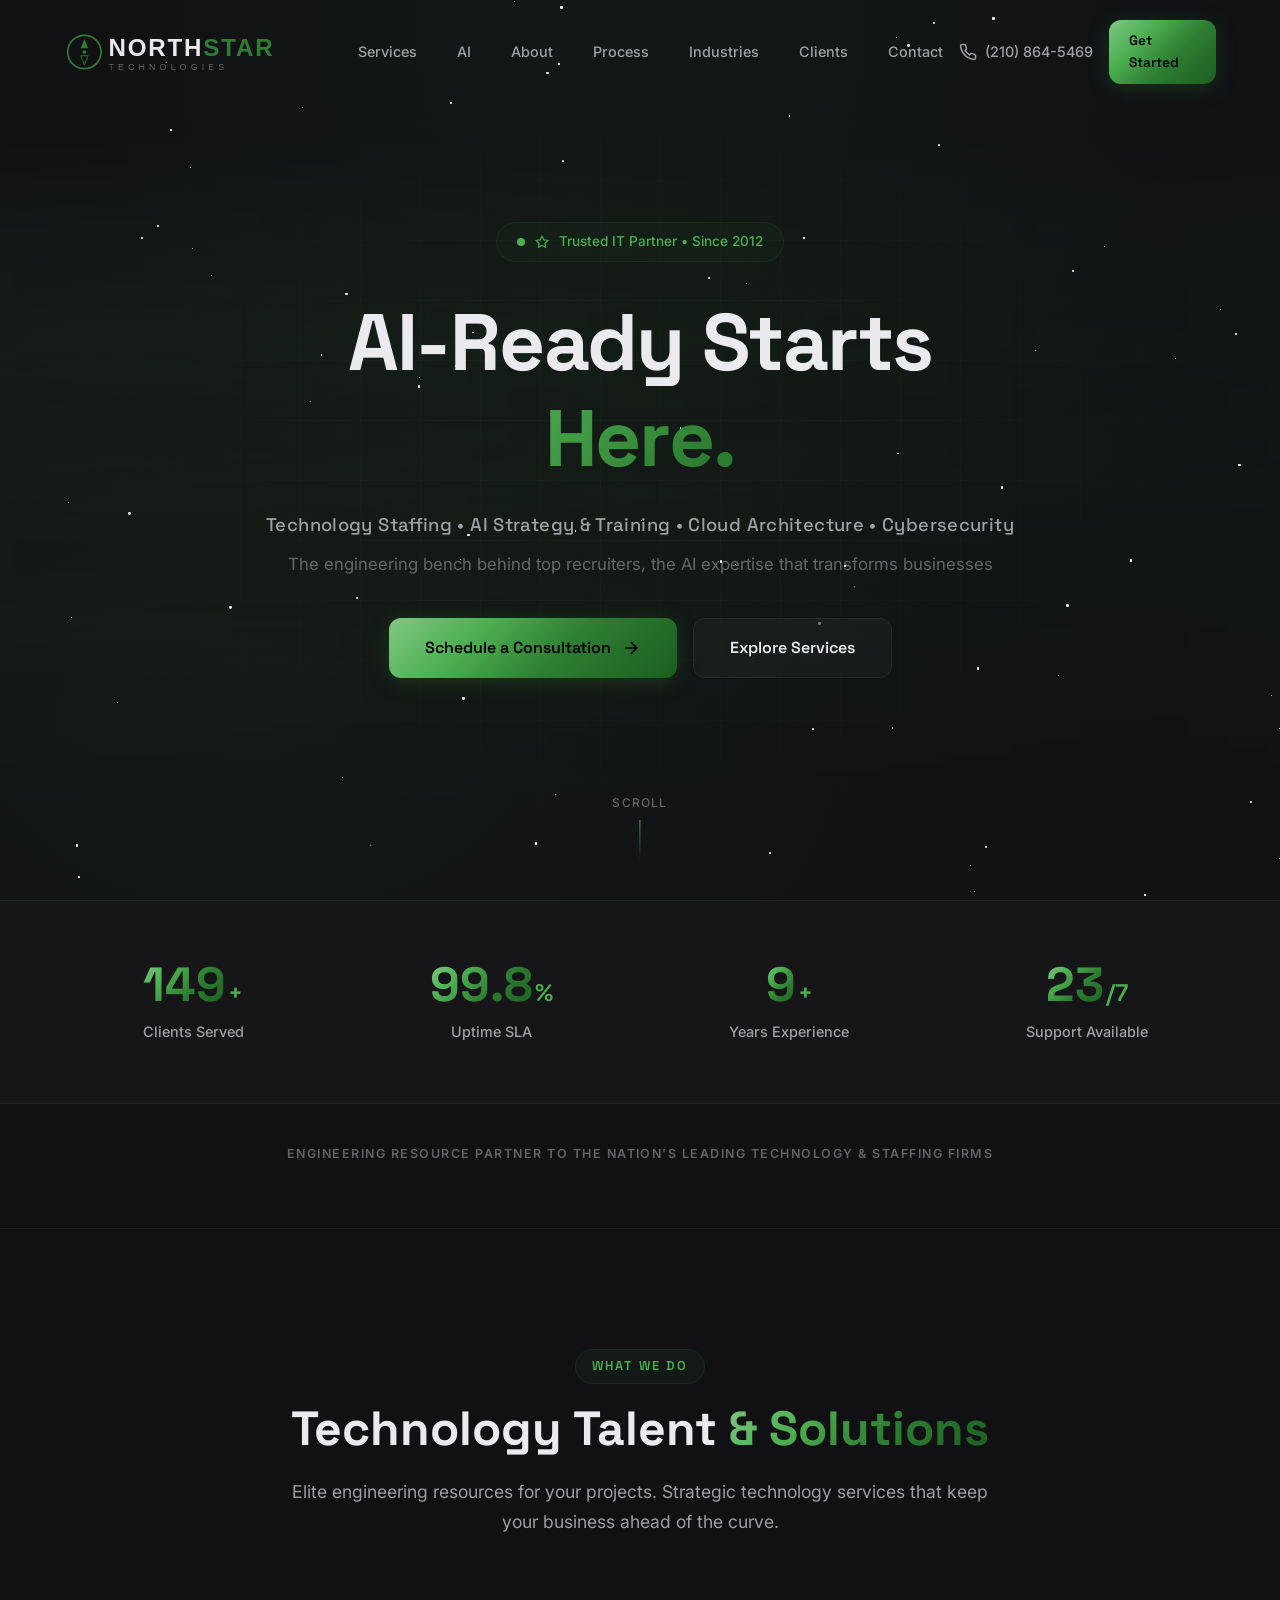
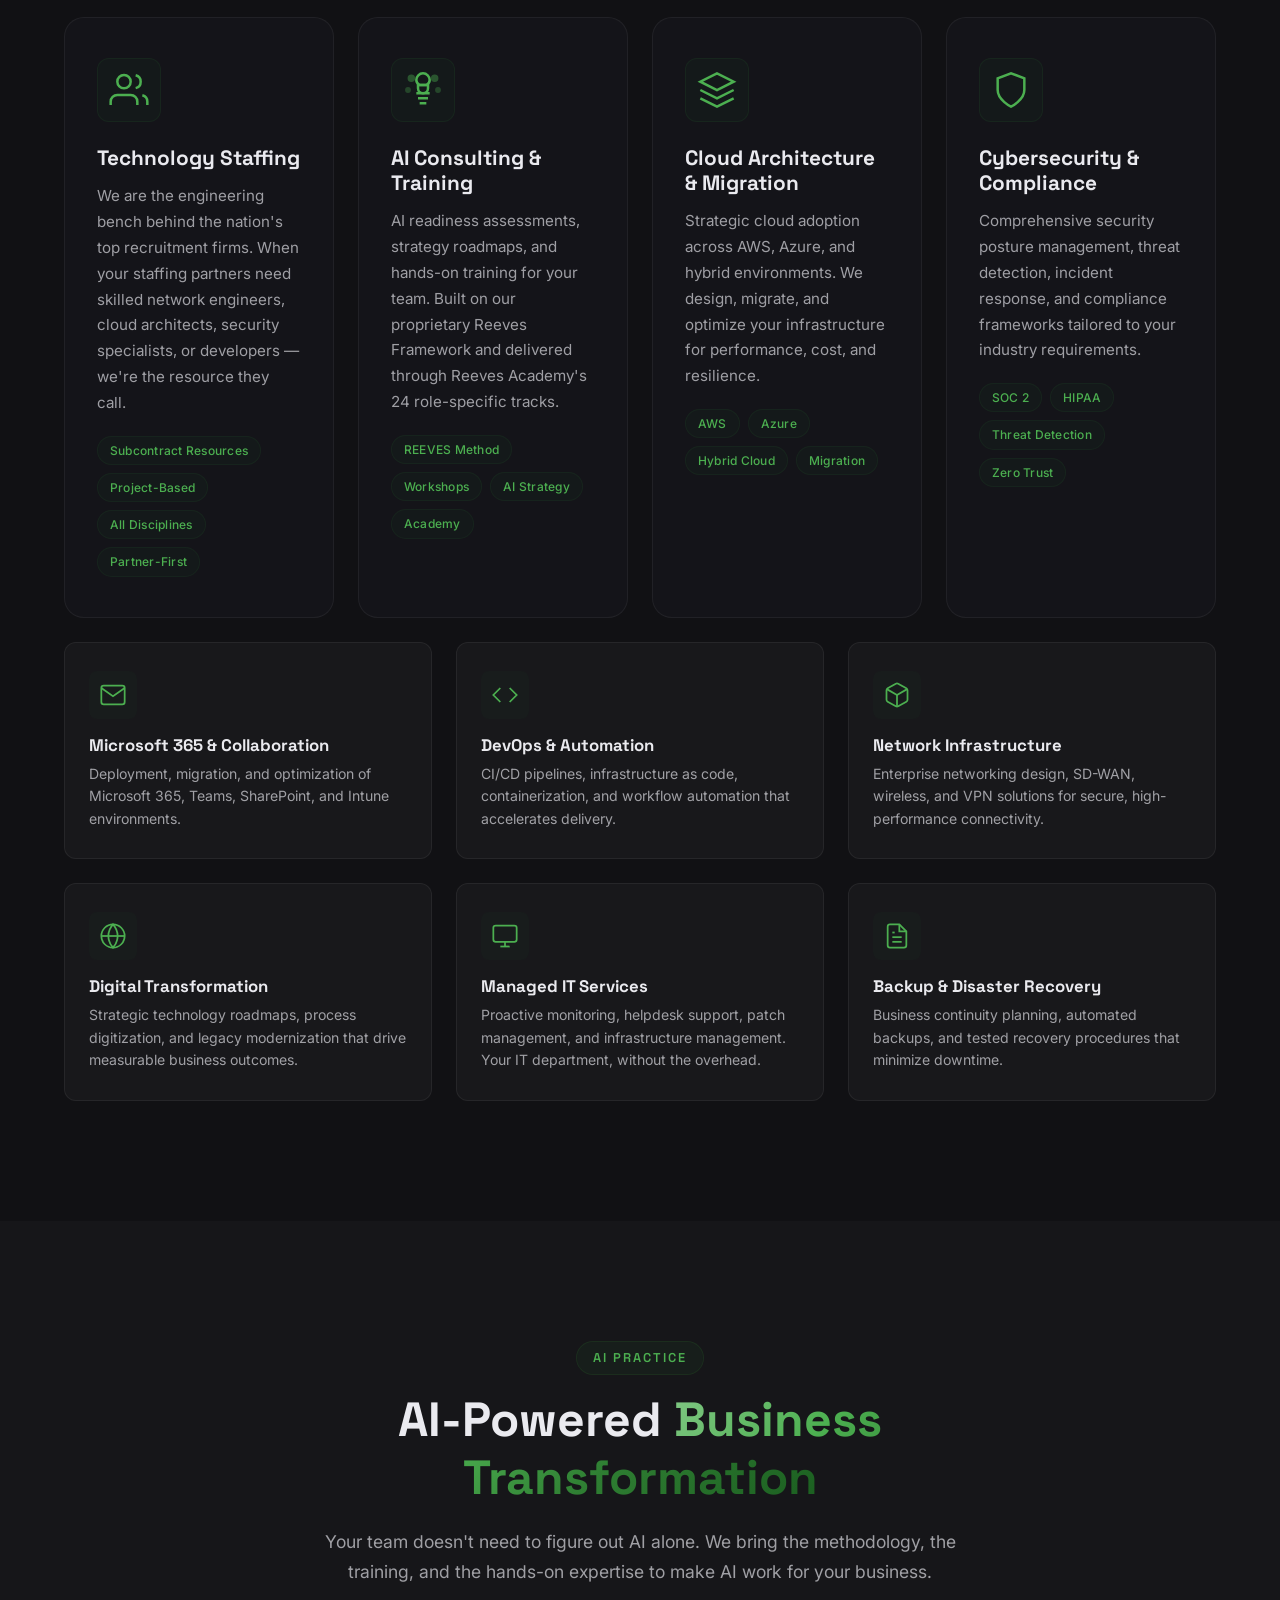
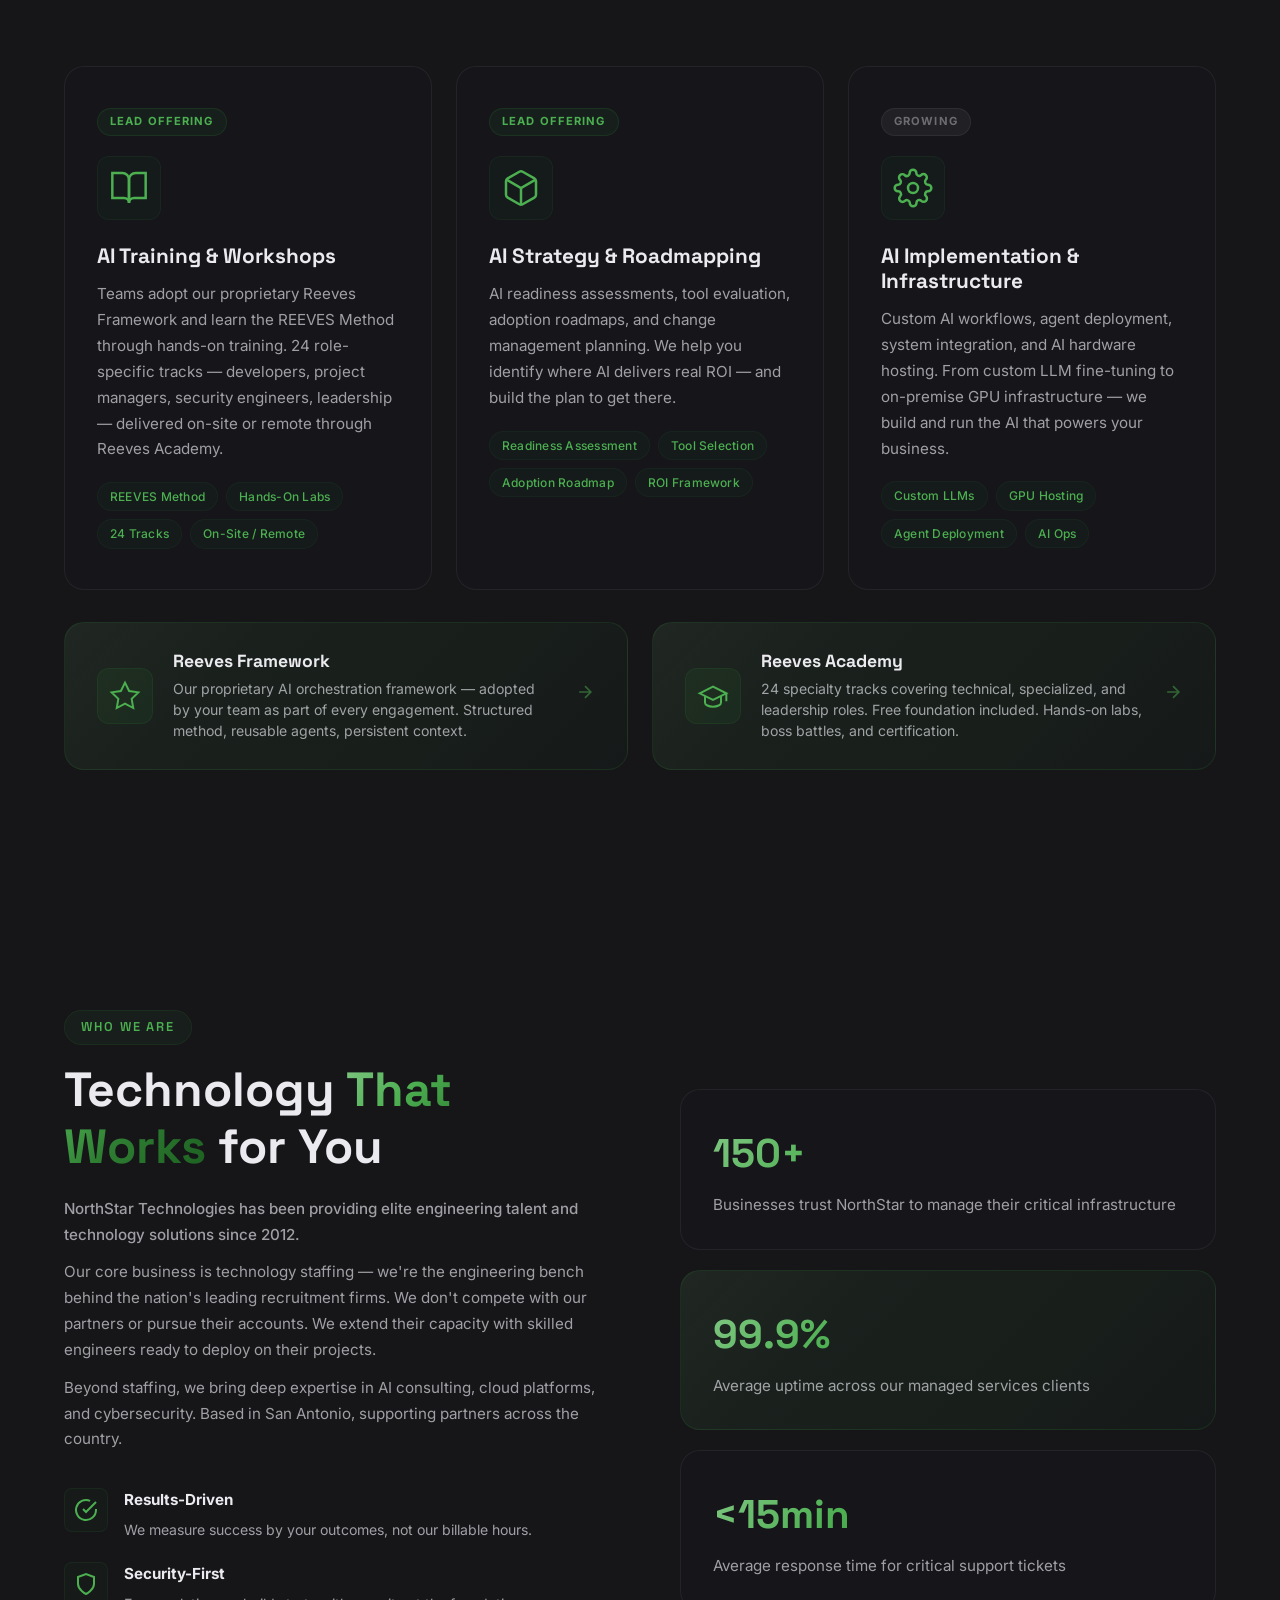
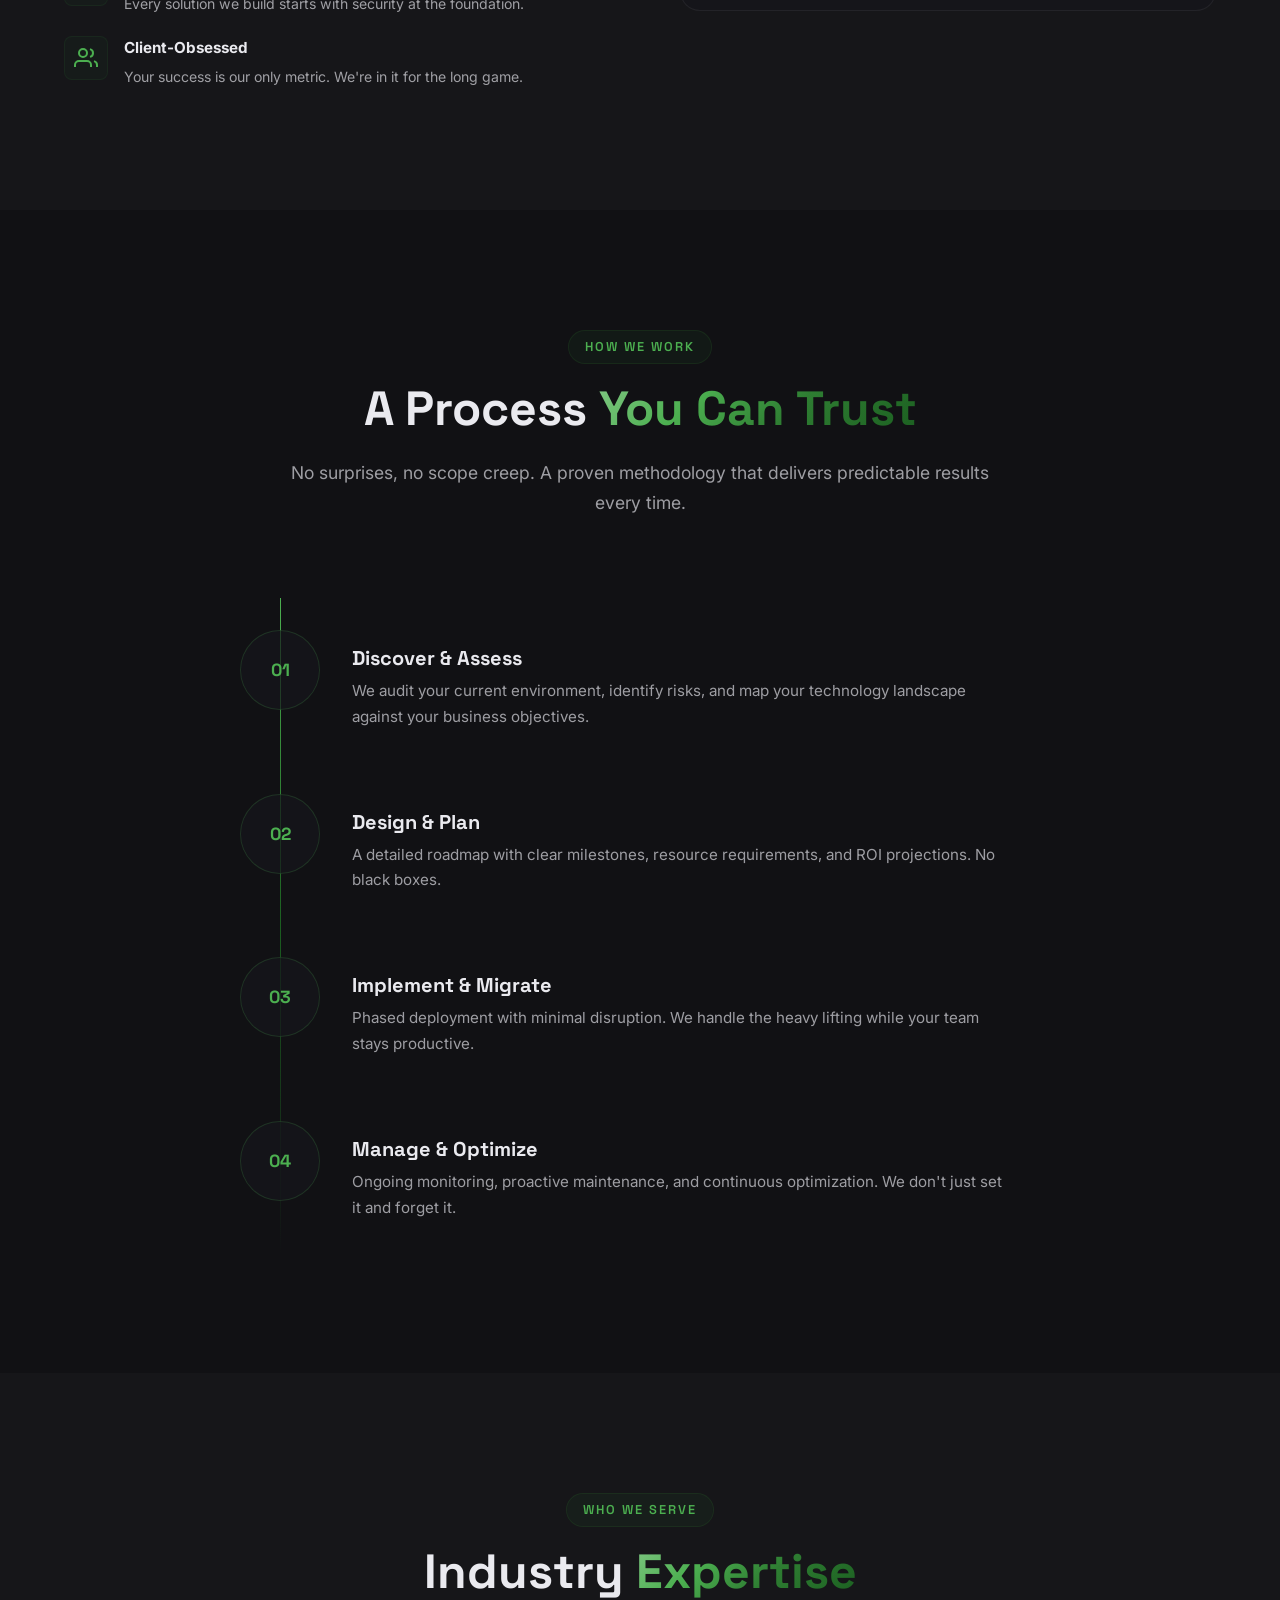
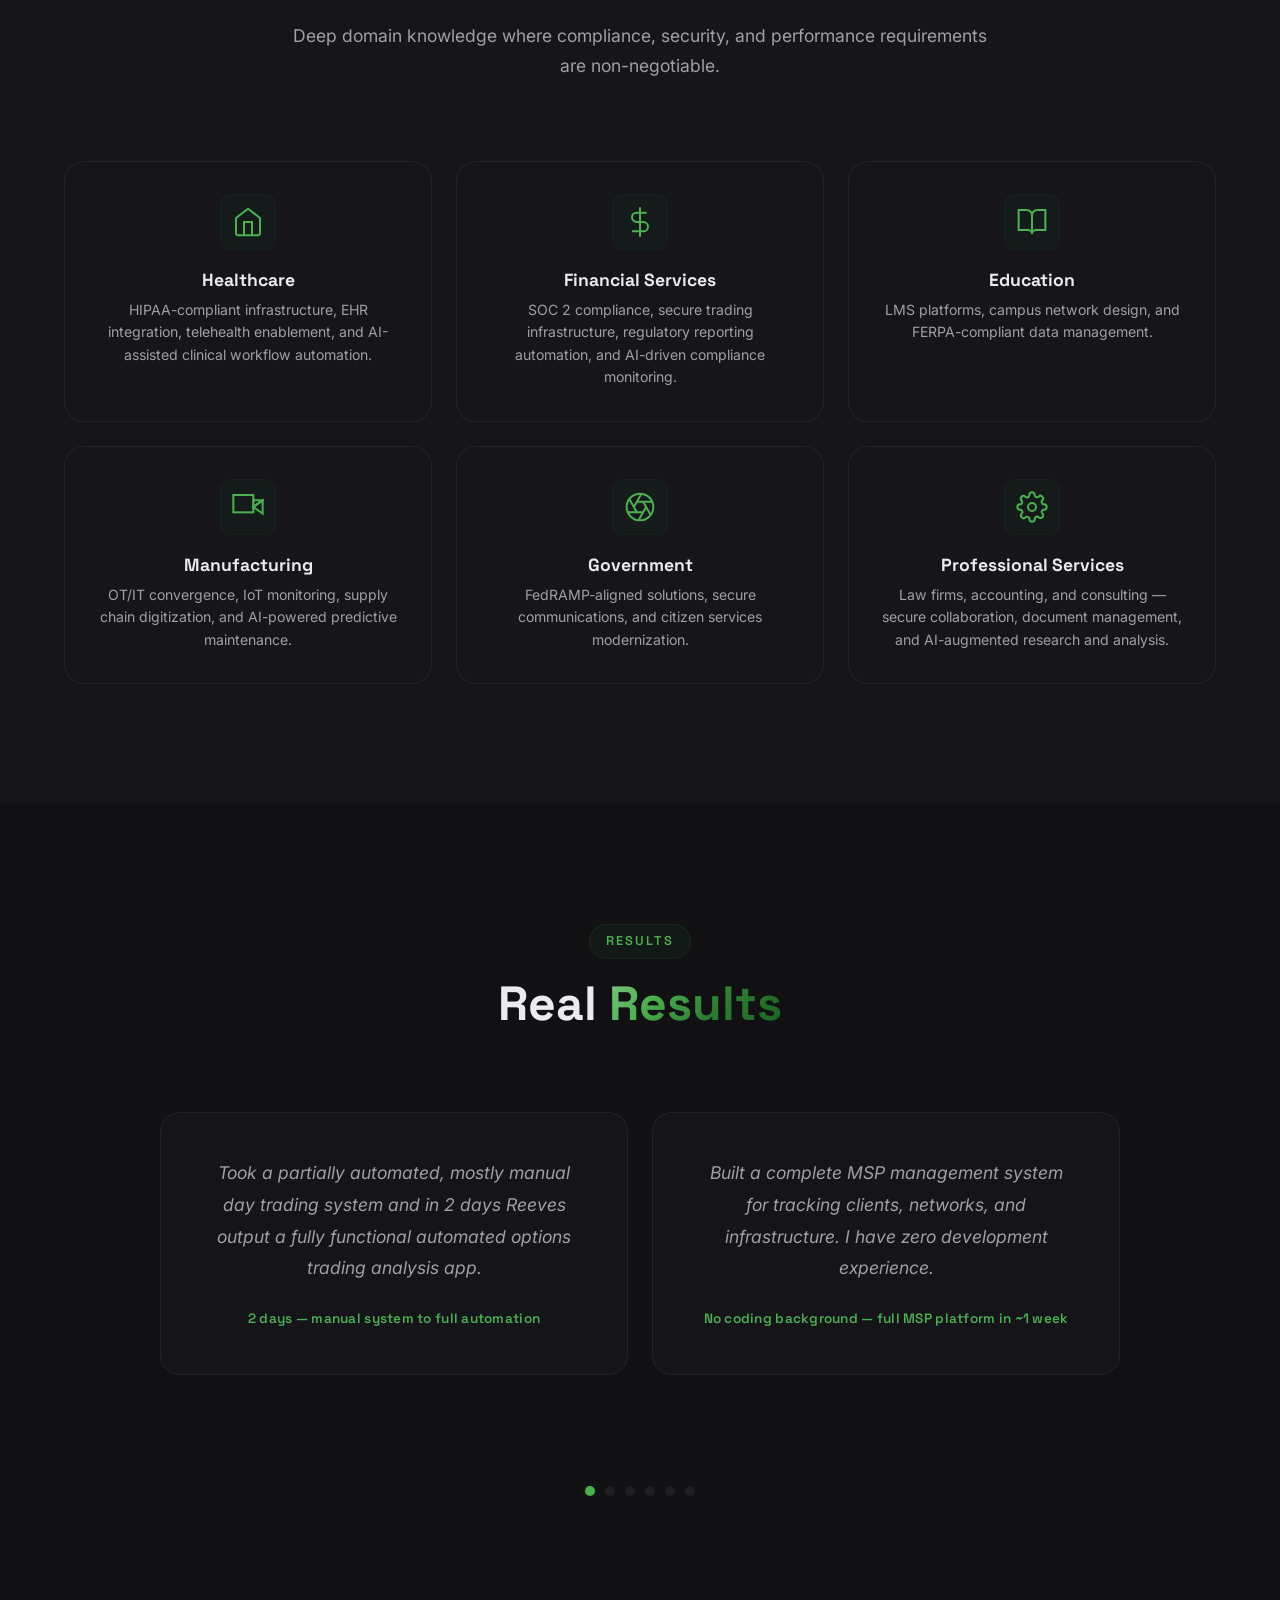
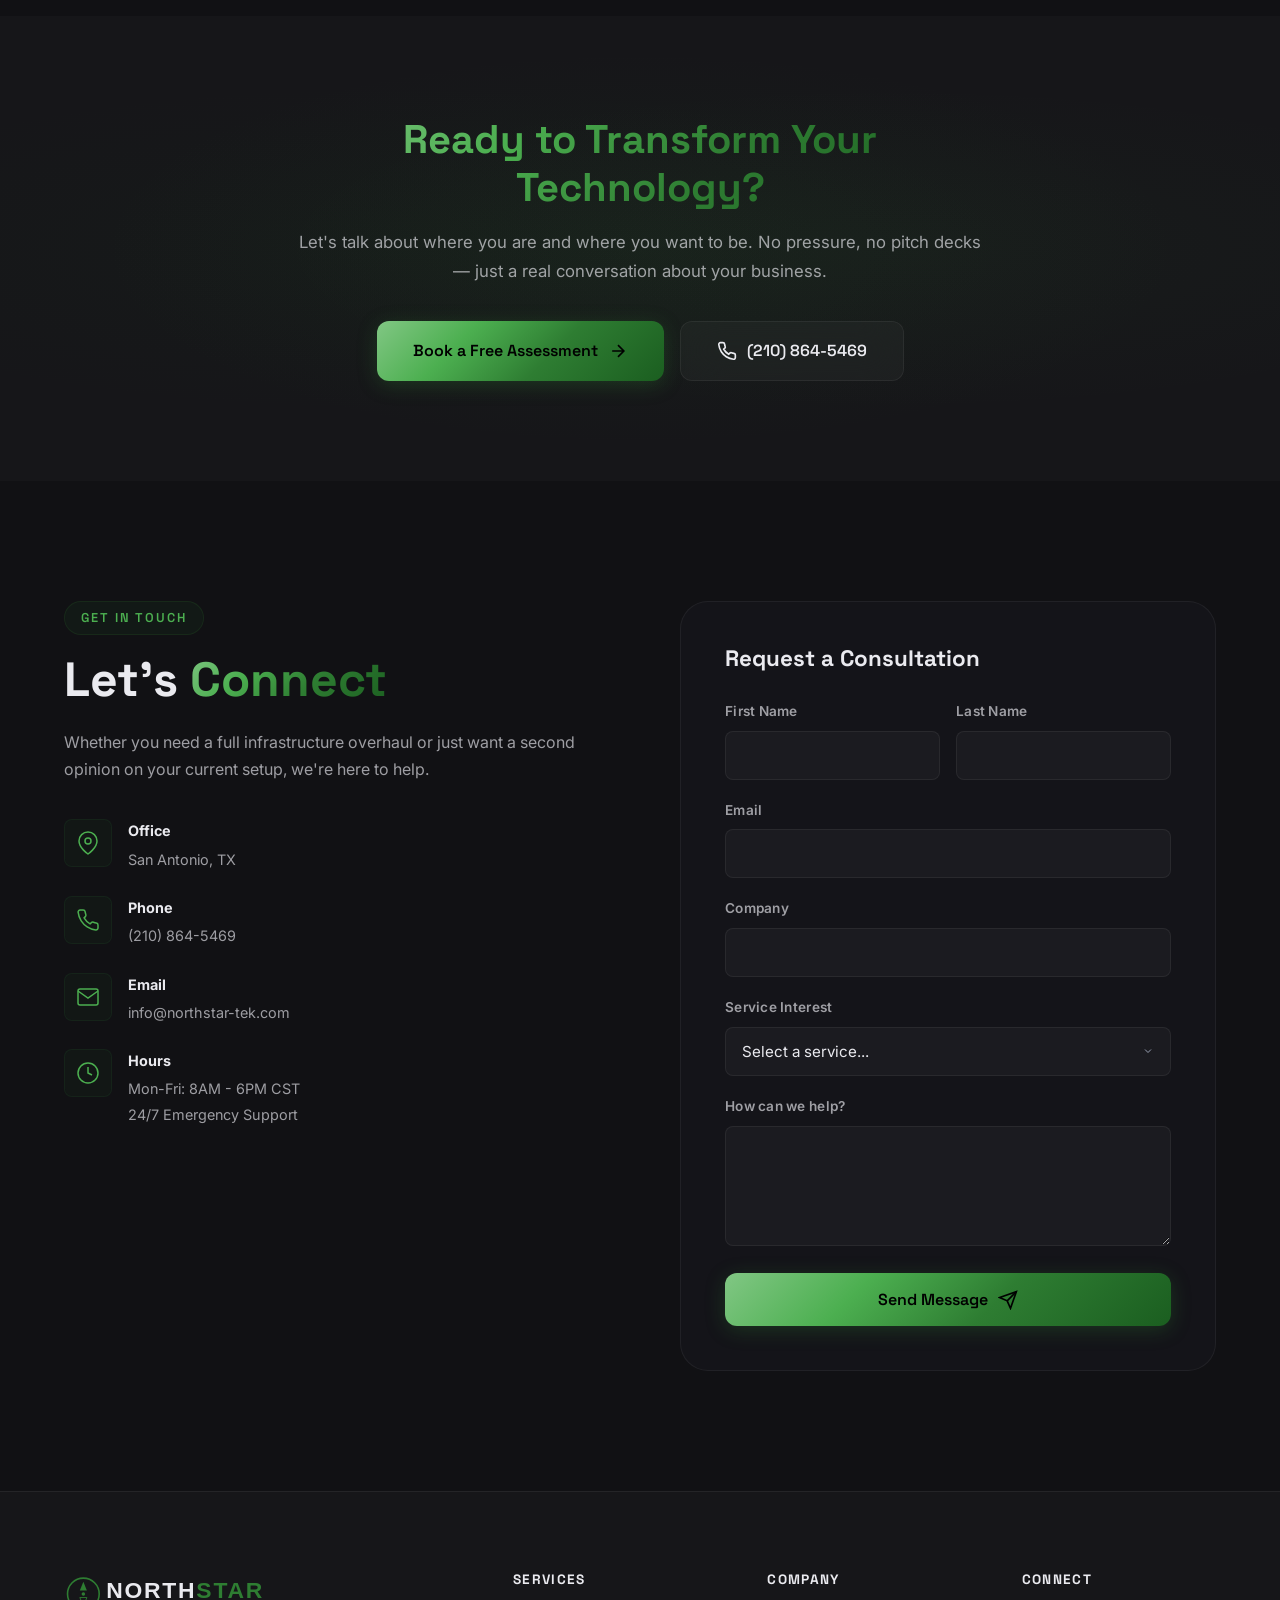
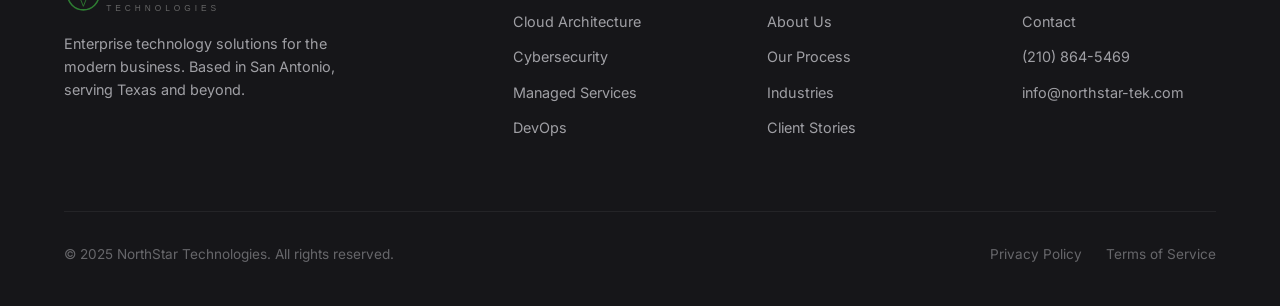
<file: index.html>
<!DOCTYPE html>
<html lang="en">
<head>
    <meta charset="UTF-8">
    <meta name="viewport" content="width=device-width, initial-scale=1.0">
    <title>NorthStar Technologies | IT Consulting & Managed Services — Saint Paul, MN</title>
    <meta name="description" content="NorthStar Technologies — San Antonio's premier IT consulting firm. Managed services, cloud architecture, cybersecurity, and digital transformation. Trusted by enterprises since 2012.">
    <meta name="keywords" content="IT consulting San Antonio, managed services Texas, cloud architecture, cybersecurity, digital transformation, NorthStar Technologies">
    <meta property="og:title" content="NorthStar Technologies | IT Consulting & Managed Services">
    <meta property="og:description" content="San Antonio's premier IT consulting firm. Cloud, security, managed services.">
    <meta property="og:type" content="website">
    <meta property="og:url" content="https://www.northstar-tek.com">
    <link rel="preconnect" href="https://fonts.googleapis.com">
    <link rel="preconnect" href="https://fonts.gstatic.com" crossorigin>
    <link href="https://fonts.googleapis.com/css2?family=Space+Grotesk:wght@300;400;500;600;700&family=Inter:wght@300;400;500;600;700&display=swap" rel="stylesheet">
    <link rel="stylesheet" href="css/styles.css">
    <link rel="icon" type="image/svg+xml" href="images/logo.svg">
</head>
<body>

    <!-- ========== NAVIGATION ========== -->
    <nav class="navbar" id="navbar">
        <div class="nav-container">
            <a href="#hero" class="nav-logo">
                <img src="images/logo-full.svg" alt="NorthStar Technologies" class="nav-logo-full">
                <img src="images/logo.svg" alt="NorthStar Technologies" class="nav-logo-icon">
            </a>
            <button class="nav-toggle" id="navToggle" aria-label="Toggle navigation">
                <span></span>
                <span></span>
                <span></span>
            </button>
            <ul class="nav-links" id="navLinks">
                <li><a href="#services">Services</a></li>
                <li><a href="#ai">AI</a></li>
                <li><a href="#about">About</a></li>
                <li><a href="#process">Process</a></li>
                <li><a href="#industries">Industries</a></li>
                <li><a href="#testimonials">Clients</a></li>
                <li><a href="#contact">Contact</a></li>
            </ul>
            <div class="nav-cta">
                <a href="tel:+12108645469" class="nav-phone">
                    <svg width="18" height="18" viewBox="0 0 24 24" fill="none" stroke="currentColor" stroke-width="2"><path d="M22 16.92v3a2 2 0 01-2.18 2 19.79 19.79 0 01-8.63-3.07 19.5 19.5 0 01-6-6 19.79 19.79 0 01-3.07-8.67A2 2 0 014.11 2h3a2 2 0 012 1.72c.127.96.361 1.903.7 2.81a2 2 0 01-.45 2.11L8.09 9.91a16 16 0 006 6l1.27-1.27a2 2 0 012.11-.45c.907.339 1.85.573 2.81.7A2 2 0 0122 16.92z"/></svg>
                    <span>(210) 864-5469</span>
                </a>
                <a href="#contact" class="btn btn-primary btn-sm">Get Started</a>
            </div>
        </div>
    </nav>

    <!-- ========== HERO ========== -->
    <section class="hero" id="hero">
        <div class="hero-bg">
            <div class="hero-gradient"></div>
            <div class="hero-aurora" id="heroAurora"></div>
            <div class="hero-stars" id="heroStars"></div>
            <div class="hero-grid-overlay"></div>
        </div>
        <div class="hero-content">
            <div class="hero-badge reveal">
                <div class="badge-pulse"></div>
                <svg width="14" height="14" viewBox="0 0 24 24" fill="none" stroke="currentColor" stroke-width="2"><polygon points="12 2 15.09 8.26 22 9.27 17 14.14 18.18 21.02 12 17.77 5.82 21.02 7 14.14 2 9.27 8.91 8.26 12 2"/></svg>
                Trusted IT Partner &bull; Since 2012
            </div>
            <h1 class="hero-title">
                <span class="hero-title-line">AI-Ready Starts</span>
                <span class="hero-title-line glow">Here.</span>
            </h1>
            <p class="hero-subtitle">Technology Staffing &bull; AI Strategy &amp; Training &bull; Cloud Architecture &bull; Cybersecurity</p>
            <p class="hero-tagline">The engineering bench behind top recruiters, the AI expertise that transforms businesses</p>
            <div class="hero-cta">
                <a href="#contact" class="btn btn-primary btn-lg">
                    Schedule a Consultation
                    <svg width="20" height="20" viewBox="0 0 24 24" fill="none" stroke="currentColor" stroke-width="2"><path d="M5 12h14M12 5l7 7-7 7"/></svg>
                </a>
                <a href="#services" class="btn btn-glass btn-lg">
                    Explore Services
                </a>
            </div>
        </div>
        <div class="hero-scroll-indicator">
            <span>Scroll</span>
            <div class="scroll-line"></div>
        </div>
    </section>

    <!-- ========== METRICS STRIP ========== -->
    <section class="metrics-strip">
        <div class="container">
            <div class="metrics-grid">
                <div class="metric-item reveal">
                    <div class="metric-row">
                        <div class="metric-number" data-count="150">0</div>
                        <div class="metric-suffix">+</div>
                    </div>
                    <div class="metric-label">Clients Served</div>
                </div>
                <div class="metric-item reveal">
                    <div class="metric-row">
                        <div class="metric-number" data-count="99.9">0</div>
                        <div class="metric-suffix">%</div>
                    </div>
                    <div class="metric-label">Uptime SLA</div>
                </div>
                <div class="metric-item reveal">
                    <div class="metric-row">
                        <div class="metric-number" data-count="10">0</div>
                        <div class="metric-suffix">+</div>
                    </div>
                    <div class="metric-label">Years Experience</div>
                </div>
                <div class="metric-item reveal">
                    <div class="metric-row">
                        <div class="metric-number" data-count="24">0</div>
                        <div class="metric-suffix">/7</div>
                    </div>
                    <div class="metric-label">Support Available</div>
                </div>
            </div>
        </div>
    </section>

<!-- ========== PARTNERS STRIP ========== -->
    <section class="partners-strip">
        <div class="container">
            <p class="partners-label">Engineering Resource Partner to the Nation's Leading Technology &amp; Staffing Firms</p>
        </div>
    </section>

    <!-- ========== SERVICES ========== -->
    <section class="services" id="services">
        <div class="container">
            <div class="section-header reveal">
                <span class="section-label">What We Do</span>
                <h2 class="section-title">Technology Talent <span class="glow">& Solutions</span></h2>
                <p class="section-description">Elite engineering resources for your projects. Strategic technology services that keep your business ahead of the curve.</p>
            </div>

            <div class="services-featured">
                <div class="service-card featured reveal">
                    <div class="service-icon">
                        <svg width="40" height="40" viewBox="0 0 24 24" fill="none" stroke="currentColor" stroke-width="1.5"><path d="M17 21v-2a4 4 0 00-4-4H5a4 4 0 00-4 4v2"/><circle cx="9" cy="7" r="4"/><path d="M23 21v-2a4 4 0 00-3-3.87"/><path d="M16 3.13a4 4 0 010 7.75"/></svg>
                    </div>
                    <h3>Technology Staffing</h3>
                    <p>We are the engineering bench behind the nation's top recruitment firms. When your staffing partners need skilled network engineers, cloud architects, security specialists, or developers — we're the resource they call.</p>
                    <ul class="service-tags">
                        <li>Subcontract Resources</li>
                        <li>Project-Based</li>
                        <li>All Disciplines</li>
                        <li>Partner-First</li>
                    </ul>
                </div>
                <div class="service-card featured reveal">
                    <div class="service-icon">
                        <svg width="40" height="40" viewBox="0 0 24 24" fill="none" stroke="currentColor" stroke-width="1.5"><path d="M12 2a4 4 0 014 4c0 2-2 3-2 3h-4s-2-1-2-3a4 4 0 014-4z"/><path d="M9 9h6v2a3 3 0 01-6 0V9z"/><path d="M8 14h8"/><path d="M9 17h6"/><path d="M10 20h4"/><circle cx="5" cy="5" r="1.5" fill="currentColor" opacity="0.4"/><circle cx="19" cy="5" r="1.5" fill="currentColor" opacity="0.4"/><circle cx="3" cy="12" r="1" fill="currentColor" opacity="0.3"/><circle cx="21" cy="12" r="1" fill="currentColor" opacity="0.3"/></svg>
                    </div>
                    <h3>AI Consulting & Training</h3>
                    <p>AI readiness assessments, strategy roadmaps, and hands-on training for your team. Built on our proprietary Reeves Framework and delivered through Reeves Academy's 24 role-specific tracks.</p>
                    <ul class="service-tags">
                        <li>REEVES Method</li>
                        <li>Workshops</li>
                        <li>AI Strategy</li>
                        <li>Academy</li>
                    </ul>
                </div>
                <div class="service-card featured reveal">
                    <div class="service-icon">
                        <svg width="40" height="40" viewBox="0 0 24 24" fill="none" stroke="currentColor" stroke-width="1.5"><path d="M12 2L2 7l10 5 10-5-10-5z"/><path d="M2 17l10 5 10-5"/><path d="M2 12l10 5 10-5"/></svg>
                    </div>
                    <h3>Cloud Architecture & Migration</h3>
                    <p>Strategic cloud adoption across AWS, Azure, and hybrid environments. We design, migrate, and optimize your infrastructure for performance, cost, and resilience.</p>
                    <ul class="service-tags">
                        <li>AWS</li>
                        <li>Azure</li>
                        <li>Hybrid Cloud</li>
                        <li>Migration</li>
                    </ul>
                </div>
                <div class="service-card featured reveal">
                    <div class="service-icon">
                        <svg width="40" height="40" viewBox="0 0 24 24" fill="none" stroke="currentColor" stroke-width="1.5"><path d="M12 22s8-4 8-10V5l-8-3-8 3v7c0 6 8 10 8 10z"/></svg>
                    </div>
                    <h3>Cybersecurity & Compliance</h3>
                    <p>Comprehensive security posture management, threat detection, incident response, and compliance frameworks tailored to your industry requirements.</p>
                    <ul class="service-tags">
                        <li>SOC 2</li>
                        <li>HIPAA</li>
                        <li>Threat Detection</li>
                        <li>Zero Trust</li>
                    </ul>
                </div>
            </div>

            <div class="services-grid">
                <div class="service-card-mini reveal">
                    <div class="service-icon-mini">
                        <svg width="28" height="28" viewBox="0 0 24 24" fill="none" stroke="currentColor" stroke-width="1.5"><path d="M4 4h16c1.1 0 2 .9 2 2v12c0 1.1-.9 2-2 2H4c-1.1 0-2-.9-2-2V6c0-1.1.9-2 2-2z"/><polyline points="22,6 12,13 2,6"/></svg>
                    </div>
                    <h4>Microsoft 365 & Collaboration</h4>
                    <p>Deployment, migration, and optimization of Microsoft 365, Teams, SharePoint, and Intune environments.</p>
                </div>
                <div class="service-card-mini reveal">
                    <div class="service-icon-mini">
                        <svg width="28" height="28" viewBox="0 0 24 24" fill="none" stroke="currentColor" stroke-width="1.5"><polyline points="16 18 22 12 16 6"/><polyline points="8 6 2 12 8 18"/></svg>
                    </div>
                    <h4>DevOps & Automation</h4>
                    <p>CI/CD pipelines, infrastructure as code, containerization, and workflow automation that accelerates delivery.</p>
                </div>
                <div class="service-card-mini reveal">
                    <div class="service-icon-mini">
                        <svg width="28" height="28" viewBox="0 0 24 24" fill="none" stroke="currentColor" stroke-width="1.5"><path d="M21 16V8a2 2 0 00-1-1.73l-7-4a2 2 0 00-2 0l-7 4A2 2 0 003 8v8a2 2 0 001 1.73l7 4a2 2 0 002 0l7-4A2 2 0 0021 16z"/><polyline points="3.27 6.96 12 12.01 20.73 6.96"/><line x1="12" y1="22.08" x2="12" y2="12"/></svg>
                    </div>
                    <h4>Network Infrastructure</h4>
                    <p>Enterprise networking design, SD-WAN, wireless, and VPN solutions for secure, high-performance connectivity.</p>
                </div>
                <div class="service-card-mini reveal">
                    <div class="service-icon-mini">
                        <svg width="28" height="28" viewBox="0 0 24 24" fill="none" stroke="currentColor" stroke-width="1.5"><circle cx="12" cy="12" r="10"/><line x1="2" y1="12" x2="22" y2="12"/><path d="M12 2a15.3 15.3 0 014 10 15.3 15.3 0 01-4 10 15.3 15.3 0 01-4-10 15.3 15.3 0 014-10z"/></svg>
                    </div>
                    <h4>Digital Transformation</h4>
                    <p>Strategic technology roadmaps, process digitization, and legacy modernization that drive measurable business outcomes.</p>
                </div>
                <div class="service-card-mini reveal">
                    <div class="service-icon-mini">
                        <svg width="28" height="28" viewBox="0 0 24 24" fill="none" stroke="currentColor" stroke-width="1.5"><rect x="2" y="3" width="20" height="14" rx="2" ry="2"/><line x1="8" y1="21" x2="16" y2="21"/><line x1="12" y1="17" x2="12" y2="21"/></svg>
                    </div>
                    <h4>Managed IT Services</h4>
                    <p>Proactive monitoring, helpdesk support, patch management, and infrastructure management. Your IT department, without the overhead.</p>
                </div>
                <div class="service-card-mini reveal">
                    <div class="service-icon-mini">
                        <svg width="28" height="28" viewBox="0 0 24 24" fill="none" stroke="currentColor" stroke-width="1.5"><path d="M14 2H6a2 2 0 00-2 2v16a2 2 0 002 2h12a2 2 0 002-2V8z"/><polyline points="14 2 14 8 20 8"/><line x1="16" y1="13" x2="8" y2="13"/><line x1="16" y1="17" x2="8" y2="17"/><polyline points="10 9 9 9 8 9"/></svg>
                    </div>
                    <h4>Backup & Disaster Recovery</h4>
                    <p>Business continuity planning, automated backups, and tested recovery procedures that minimize downtime.</p>
                </div>
            </div>
        </div>
    </section>

    <!-- ========== AI CONSULTING ========== -->
    <section class="ai-section" id="ai">
        <div class="container">
            <div class="section-header reveal">
                <span class="section-label">AI Practice</span>
                <h2 class="section-title">AI-Powered <span class="glow">Business Transformation</span></h2>
                <p class="section-description">Your team doesn't need to figure out AI alone. We bring the methodology, the training, and the hands-on expertise to make AI work for your business.</p>
            </div>

            <div class="ai-tier-grid">
                <div class="ai-tier-card reveal">
                    <div class="ai-tier-badge primary">Lead Offering</div>
                    <div class="service-icon">
                        <svg width="40" height="40" viewBox="0 0 24 24" fill="none" stroke="currentColor" stroke-width="1.5"><path d="M2 3h6a4 4 0 014 4v14a3 3 0 00-3-3H2V3z"/><path d="M22 3h-6a4 4 0 00-4 4v14a3 3 0 013-3h7V3z"/></svg>
                    </div>
                    <h3>AI Training & Workshops</h3>
                    <p>Teams adopt our proprietary Reeves Framework and learn the REEVES Method through hands-on training. 24 role-specific tracks — developers, project managers, security engineers, leadership — delivered on-site or remote through Reeves Academy.</p>
                    <ul class="service-tags">
                        <li>REEVES Method</li>
                        <li>Hands-On Labs</li>
                        <li>24 Tracks</li>
                        <li>On-Site / Remote</li>
                    </ul>
                </div>
                <div class="ai-tier-card reveal">
                    <div class="ai-tier-badge primary">Lead Offering</div>
                    <div class="service-icon">
                        <svg width="40" height="40" viewBox="0 0 24 24" fill="none" stroke="currentColor" stroke-width="1.5"><path d="M21 16V8a2 2 0 00-1-1.73l-7-4a2 2 0 00-2 0l-7 4A2 2 0 003 8v8a2 2 0 001 1.73l7 4a2 2 0 002 0l7-4A2 2 0 0021 16z"/><polyline points="3.27 6.96 12 12.01 20.73 6.96"/><line x1="12" y1="22.08" x2="12" y2="12"/></svg>
                    </div>
                    <h3>AI Strategy & Roadmapping</h3>
                    <p>AI readiness assessments, tool evaluation, adoption roadmaps, and change management planning. We help you identify where AI delivers real ROI — and build the plan to get there.</p>
                    <ul class="service-tags">
                        <li>Readiness Assessment</li>
                        <li>Tool Selection</li>
                        <li>Adoption Roadmap</li>
                        <li>ROI Framework</li>
                    </ul>
                </div>
                <div class="ai-tier-card reveal">
                    <div class="ai-tier-badge">Growing</div>
                    <div class="service-icon">
                        <svg width="40" height="40" viewBox="0 0 24 24" fill="none" stroke="currentColor" stroke-width="1.5"><circle cx="12" cy="12" r="3"/><path d="M19.4 15a1.65 1.65 0 00.33 1.82l.06.06a2 2 0 010 2.83 2 2 0 01-2.83 0l-.06-.06a1.65 1.65 0 00-1.82-.33 1.65 1.65 0 00-1 1.51V21a2 2 0 01-4 0v-.09A1.65 1.65 0 009 19.4a1.65 1.65 0 00-1.82.33l-.06.06a2 2 0 01-2.83-2.83l.06-.06A1.65 1.65 0 004.68 15a1.65 1.65 0 00-1.51-1H3a2 2 0 010-4h.09A1.65 1.65 0 004.6 9a1.65 1.65 0 00-.33-1.82l-.06-.06a2 2 0 012.83-2.83l.06.06A1.65 1.65 0 009 4.68a1.65 1.65 0 001-1.51V3a2 2 0 014 0v.09a1.65 1.65 0 001 1.51 1.65 1.65 0 001.82-.33l.06-.06a2 2 0 012.83 2.83l-.06.06A1.65 1.65 0 0019.4 9a1.65 1.65 0 001.51 1H21a2 2 0 010 4h-.09a1.65 1.65 0 00-1.51 1z"/></svg>
                    </div>
                    <h3>AI Implementation & Infrastructure</h3>
                    <p>Custom AI workflows, agent deployment, system integration, and AI hardware hosting. From custom LLM fine-tuning to on-premise GPU infrastructure — we build and run the AI that powers your business.</p>
                    <ul class="service-tags">
                        <li>Custom LLMs</li>
                        <li>GPU Hosting</li>
                        <li>Agent Deployment</li>
                        <li>AI Ops</li>
                    </ul>
                </div>
            </div>

            <div class="ai-callout-grid">
                <a href="framework.html" class="academy-callout reveal">
                    <div class="callout-icon">
                        <svg width="32" height="32" viewBox="0 0 24 24" fill="none" stroke="currentColor" stroke-width="1.5"><polygon points="12 2 15.09 8.26 22 9.27 17 14.14 18.18 21.02 12 17.77 5.82 21.02 7 14.14 2 9.27 8.91 8.26 12 2"/></svg>
                    </div>
                    <div class="callout-content">
                        <h4>Reeves Framework</h4>
                        <p>Our proprietary AI orchestration framework — adopted by your team as part of every engagement. Structured method, reusable agents, persistent context.</p>
                    </div>
                    <div class="callout-arrow">
                        <svg width="20" height="20" viewBox="0 0 24 24" fill="none" stroke="currentColor" stroke-width="2"><path d="M5 12h14M12 5l7 7-7 7"/></svg>
                    </div>
                </a>
                <a href="academy.html" class="academy-callout reveal">
                    <div class="callout-icon">
                        <svg width="32" height="32" viewBox="0 0 24 24" fill="none" stroke="currentColor" stroke-width="1.5"><path d="M22 10v6M2 10l10-5 10 5-10 5z"/><path d="M6 12v5c0 1.66 2.69 3 6 3s6-1.34 6-3v-5"/></svg>
                    </div>
                    <div class="callout-content">
                        <h4>Reeves Academy</h4>
                        <p>24 specialty tracks covering technical, specialized, and leadership roles. Free foundation included. Hands-on labs, boss battles, and certification.</p>
                    </div>
                    <div class="callout-arrow">
                        <svg width="20" height="20" viewBox="0 0 24 24" fill="none" stroke="currentColor" stroke-width="2"><path d="M5 12h14M12 5l7 7-7 7"/></svg>
                    </div>
                </a>
            </div>
        </div>
    </section>

    <!-- ========== ABOUT ========== -->
    <section class="about" id="about">
        <div class="container">
            <div class="about-grid">
                <div class="about-content reveal">
                    <span class="section-label">Who We Are</span>
                    <h2 class="section-title">Technology <span class="glow">That Works</span> for You</h2>
                    <p class="about-lead">NorthStar Technologies has been providing elite engineering talent and technology solutions since 2012.</p>
                    <p>Our core business is technology staffing — we're the engineering bench behind the nation's leading recruitment firms. We don't compete with our partners or pursue their accounts. We extend their capacity with skilled engineers ready to deploy on their projects.</p>
                    <p>Beyond staffing, we bring deep expertise in AI consulting, cloud platforms, and cybersecurity. Based in San Antonio, supporting partners across the country.</p>
                    <div class="about-values">
                        <div class="value-item">
                            <div class="value-icon">
                                <svg width="24" height="24" viewBox="0 0 24 24" fill="none" stroke="currentColor" stroke-width="2"><path d="M22 11.08V12a10 10 0 11-5.93-9.14"/><polyline points="22 4 12 14.01 9 11.01"/></svg>
                            </div>
                            <div>
                                <strong>Results-Driven</strong>
                                <span>We measure success by your outcomes, not our billable hours.</span>
                            </div>
                        </div>
                        <div class="value-item">
                            <div class="value-icon">
                                <svg width="24" height="24" viewBox="0 0 24 24" fill="none" stroke="currentColor" stroke-width="2"><path d="M12 22s8-4 8-10V5l-8-3-8 3v7c0 6 8 10 8 10z"/></svg>
                            </div>
                            <div>
                                <strong>Security-First</strong>
                                <span>Every solution we build starts with security at the foundation.</span>
                            </div>
                        </div>
                        <div class="value-item">
                            <div class="value-icon">
                                <svg width="24" height="24" viewBox="0 0 24 24" fill="none" stroke="currentColor" stroke-width="2"><path d="M17 21v-2a4 4 0 00-4-4H5a4 4 0 00-4 4v2"/><circle cx="9" cy="7" r="4"/><path d="M23 21v-2a4 4 0 00-3-3.87"/><path d="M16 3.13a4 4 0 010 7.75"/></svg>
                            </div>
                            <div>
                                <strong>Client-Obsessed</strong>
                                <span>Your success is our only metric. We're in it for the long game.</span>
                            </div>
                        </div>
                    </div>
                </div>
                <div class="about-visual reveal">
                    <div class="about-card-stack">
                        <div class="about-stat-card">
                            <div class="stat-number">150+</div>
                            <div class="stat-text">Businesses trust NorthStar to manage their critical infrastructure</div>
                        </div>
                        <div class="about-stat-card accent">
                            <div class="stat-number">99.9%</div>
                            <div class="stat-text">Average uptime across our managed services clients</div>
                        </div>
                        <div class="about-stat-card">
                            <div class="stat-number">&lt;15min</div>
                            <div class="stat-text">Average response time for critical support tickets</div>
                        </div>
                    </div>
                </div>
            </div>
        </div>
    </section>

    <!-- ========== PROCESS ========== -->
    <section class="process" id="process">
        <div class="container">
            <div class="section-header reveal">
                <span class="section-label">How We Work</span>
                <h2 class="section-title">A Process <span class="glow">You Can Trust</span></h2>
                <p class="section-description">No surprises, no scope creep. A proven methodology that delivers predictable results every time.</p>
            </div>

            <div class="process-timeline">
                <div class="process-step reveal">
                    <div class="step-number">01</div>
                    <div class="step-content">
                        <h3>Discover & Assess</h3>
                        <p>We audit your current environment, identify risks, and map your technology landscape against your business objectives.</p>
                    </div>
                    <div class="step-line"></div>
                </div>
                <div class="process-step reveal">
                    <div class="step-number">02</div>
                    <div class="step-content">
                        <h3>Design & Plan</h3>
                        <p>A detailed roadmap with clear milestones, resource requirements, and ROI projections. No black boxes.</p>
                    </div>
                    <div class="step-line"></div>
                </div>
                <div class="process-step reveal">
                    <div class="step-number">03</div>
                    <div class="step-content">
                        <h3>Implement & Migrate</h3>
                        <p>Phased deployment with minimal disruption. We handle the heavy lifting while your team stays productive.</p>
                    </div>
                    <div class="step-line"></div>
                </div>
                <div class="process-step reveal">
                    <div class="step-number">04</div>
                    <div class="step-content">
                        <h3>Manage & Optimize</h3>
                        <p>Ongoing monitoring, proactive maintenance, and continuous optimization. We don't just set it and forget it.</p>
                    </div>
                    <div class="step-line"></div>
                </div>
            </div>
        </div>
    </section>

    <!-- ========== INDUSTRIES ========== -->
    <section class="industries" id="industries">
        <div class="container">
            <div class="section-header reveal">
                <span class="section-label">Who We Serve</span>
                <h2 class="section-title">Industry <span class="glow">Expertise</span></h2>
                <p class="section-description">Deep domain knowledge where compliance, security, and performance requirements are non-negotiable.</p>
            </div>

            <div class="industries-grid">
                <div class="industry-card reveal">
                    <div class="industry-icon">
                        <svg width="32" height="32" viewBox="0 0 24 24" fill="none" stroke="currentColor" stroke-width="1.5"><path d="M3 9l9-7 9 7v11a2 2 0 01-2 2H5a2 2 0 01-2-2V9z"/><path d="M9 22V12h6v10"/></svg>
                    </div>
                    <h4>Healthcare</h4>
                    <p>HIPAA-compliant infrastructure, EHR integration, telehealth enablement, and AI-assisted clinical workflow automation.</p>
                </div>
                <div class="industry-card reveal">
                    <div class="industry-icon">
                        <svg width="32" height="32" viewBox="0 0 24 24" fill="none" stroke="currentColor" stroke-width="1.5"><line x1="12" y1="1" x2="12" y2="23"/><path d="M17 5H9.5a3.5 3.5 0 000 7h5a3.5 3.5 0 010 7H6"/></svg>
                    </div>
                    <h4>Financial Services</h4>
                    <p>SOC 2 compliance, secure trading infrastructure, regulatory reporting automation, and AI-driven compliance monitoring.</p>
                </div>
                <div class="industry-card reveal">
                    <div class="industry-icon">
                        <svg width="32" height="32" viewBox="0 0 24 24" fill="none" stroke="currentColor" stroke-width="1.5"><path d="M2 3h6a4 4 0 014 4v14a3 3 0 00-3-3H2V3z"/><path d="M22 3h-6a4 4 0 00-4 4v14a3 3 0 013-3h7V3z"/></svg>
                    </div>
                    <h4>Education</h4>
                    <p>LMS platforms, campus network design, and FERPA-compliant data management.</p>
                </div>
                <div class="industry-card reveal">
                    <div class="industry-icon">
                        <svg width="32" height="32" viewBox="0 0 24 24" fill="none" stroke="currentColor" stroke-width="1.5"><rect x="1" y="3" width="15" height="13"/><polygon points="23 7 16 12 16 7 23 7"/><polygon points="23 7 16 12 23 17"/></svg>
                    </div>
                    <h4>Manufacturing</h4>
                    <p>OT/IT convergence, IoT monitoring, supply chain digitization, and AI-powered predictive maintenance.</p>
                </div>
                <div class="industry-card reveal">
                    <div class="industry-icon">
                        <svg width="32" height="32" viewBox="0 0 24 24" fill="none" stroke="currentColor" stroke-width="1.5"><path d="M12 22c5.523 0 10-4.477 10-10S17.523 2 12 2 2 6.477 2 12s4.477 10 10 10z"/><path d="M14.31 8l5.74 9.94M9.69 8h11.48M7.38 12l5.74-9.94M9.69 16L3.95 6.06M14.31 16H2.83M16.62 12l-5.74 9.94"/></svg>
                    </div>
                    <h4>Government</h4>
                    <p>FedRAMP-aligned solutions, secure communications, and citizen services modernization.</p>
                </div>
                <div class="industry-card reveal">
                    <div class="industry-icon">
                        <svg width="32" height="32" viewBox="0 0 24 24" fill="none" stroke="currentColor" stroke-width="1.5"><circle cx="12" cy="12" r="3"/><path d="M19.4 15a1.65 1.65 0 00.33 1.82l.06.06a2 2 0 010 2.83 2 2 0 01-2.83 0l-.06-.06a1.65 1.65 0 00-1.82-.33 1.65 1.65 0 00-1 1.51V21a2 2 0 01-4 0v-.09A1.65 1.65 0 009 19.4a1.65 1.65 0 00-1.82.33l-.06.06a2 2 0 01-2.83-2.83l.06-.06A1.65 1.65 0 004.68 15a1.65 1.65 0 00-1.51-1H3a2 2 0 010-4h.09A1.65 1.65 0 004.6 9a1.65 1.65 0 00-.33-1.82l-.06-.06a2 2 0 012.83-2.83l.06.06A1.65 1.65 0 009 4.68a1.65 1.65 0 001-1.51V3a2 2 0 014 0v.09a1.65 1.65 0 001 1.51 1.65 1.65 0 001.82-.33l.06-.06a2 2 0 012.83 2.83l-.06.06A1.65 1.65 0 0019.4 9a1.65 1.65 0 001.51 1H21a2 2 0 010 4h-.09a1.65 1.65 0 00-1.51 1z"/></svg>
                    </div>
                    <h4>Professional Services</h4>
                    <p>Law firms, accounting, and consulting — secure collaboration, document management, and AI-augmented research and analysis.</p>
                </div>
            </div>
        </div>
    </section>

    <!-- ========== TESTIMONIALS ========== -->
    <section class="testimonials" id="testimonials">
        <div class="container">
            <div class="section-header reveal">
                <span class="section-label">Results</span>
                <h2 class="section-title">Real <span class="glow">Results</span></h2>
            </div>

            <div class="testimonial-carousel reveal" id="testimonialCarousel">
                <div class="carousel-track" id="carouselTrack">
                    <!-- Slide 1 -->
                    <div class="carousel-slide">
                        <div class="testimonial-card">
                            <blockquote>Took a partially automated, mostly manual day trading system and in 2 days Reeves output a fully functional automated options trading analysis app.</blockquote>
                            <div class="testimonial-result">2 days &mdash; manual system to full automation</div>
                        </div>
                    </div>
                    <!-- Slide 2 -->
                    <div class="carousel-slide">
                        <div class="testimonial-card">
                            <blockquote>Built a complete MSP management system for tracking clients, networks, and infrastructure. I have zero development experience.</blockquote>
                            <div class="testimonial-result">No coding background &mdash; full MSP platform in ~1 week</div>
                        </div>
                    </div>
                    <!-- Slide 3 -->
                    <div class="carousel-slide">
                        <div class="testimonial-card">
                            <blockquote>Was burning through my Max x20 plan in two days trying to automate daily tasks with other frameworks. With Reeves I've never hit my usage limit again — and I'm getting more done.</blockquote>
                            <div class="testimonial-result">From 2-day burnout to never hitting limits</div>
                        </div>
                    </div>
                    <!-- Slide 4 -->
                    <div class="carousel-slide">
                        <div class="testimonial-card">
                            <blockquote>I just re-factored my entire Fn app into a production ready app with the ability to choose multiple domains and policies within those domains in like an hour. And it works. I followed the Reeves method baby!</blockquote>
                            <div class="testimonial-result">1 hour &mdash; full app refactor to production-ready</div>
                        </div>
                    </div>
                    <!-- Slide 5 -->
                    <div class="carousel-slide">
                        <div class="testimonial-card">
                            <blockquote>NorthStar completely transformed our IT infrastructure. The migration to Azure was seamless, and our team's productivity increased dramatically. They're not just consultants — they're partners.</blockquote>
                            <div class="testimonial-author">
                                <div class="author-avatar">JR</div>
                                <div>
                                    <strong>James Richardson</strong>
                                    <span>CTO, Midwest Financial Group</span>
                                </div>
                            </div>
                        </div>
                    </div>
                    <!-- Slide 6 -->
                    <div class="carousel-slide">
                        <div class="testimonial-card">
                            <blockquote>After a ransomware scare, NorthStar overhauled our entire security posture in 30 days. We went from vulnerable to fully compliant. Their cybersecurity team is world-class.</blockquote>
                            <div class="testimonial-author">
                                <div class="author-avatar">SK</div>
                                <div>
                                    <strong>Sarah Kim</strong>
                                    <span>CEO, Twin Cities Health Partners</span>
                                </div>
                            </div>
                        </div>
                    </div>
                    <!-- Slide 7 -->
                    <div class="carousel-slide">
                        <div class="testimonial-card">
                            <blockquote>We switched from a national MSP to NorthStar two years ago. Best decision we ever made. Response times went from hours to minutes. They actually know our business.</blockquote>
                            <div class="testimonial-author">
                                <div class="author-avatar">ML</div>
                                <div>
                                    <strong>Michael Larson</strong>
                                    <span>VP of Operations, Northern Manufacturing Co.</span>
                                </div>
                            </div>
                        </div>
                    </div>
                </div>
                <div class="carousel-dots" id="carouselDots"></div>
            </div>
        </div>
    </section>

    <!-- ========== CTA BANNER ========== -->
    <section class="cta-banner">
        <div class="cta-bg">
            <div class="cta-aurora"></div>
        </div>
        <div class="container">
            <div class="cta-content reveal">
                <h2>Ready to Transform Your Technology?</h2>
                <p>Let's talk about where you are and where you want to be. No pressure, no pitch decks — just a real conversation about your business.</p>
                <div class="cta-actions">
                    <a href="#contact" class="btn btn-primary btn-lg">
                        Book a Free Assessment
                        <svg width="20" height="20" viewBox="0 0 24 24" fill="none" stroke="currentColor" stroke-width="2"><path d="M5 12h14M12 5l7 7-7 7"/></svg>
                    </a>
                    <a href="tel:+12108645469" class="btn btn-glass btn-lg">
                        <svg width="20" height="20" viewBox="0 0 24 24" fill="none" stroke="currentColor" stroke-width="2"><path d="M22 16.92v3a2 2 0 01-2.18 2 19.79 19.79 0 01-8.63-3.07 19.5 19.5 0 01-6-6 19.79 19.79 0 01-3.07-8.67A2 2 0 014.11 2h3a2 2 0 012 1.72c.127.96.361 1.903.7 2.81a2 2 0 01-.45 2.11L8.09 9.91a16 16 0 006 6l1.27-1.27a2 2 0 012.11-.45c.907.339 1.85.573 2.81.7A2 2 0 0122 16.92z"/></svg>
                        (210) 864-5469
                    </a>
                </div>
            </div>
        </div>
    </section>

    <!-- ========== CONTACT ========== -->
    <section class="contact" id="contact">
        <div class="container">
            <div class="contact-grid">
                <div class="contact-info reveal">
                    <span class="section-label">Get in Touch</span>
                    <h2 class="section-title">Let's <span class="glow">Connect</span></h2>
                    <p>Whether you need a full infrastructure overhaul or just want a second opinion on your current setup, we're here to help.</p>

                    <div class="contact-details">
                        <div class="contact-item">
                            <div class="contact-icon">
                                <svg width="24" height="24" viewBox="0 0 24 24" fill="none" stroke="currentColor" stroke-width="1.5"><path d="M21 10c0 7-9 13-9 13s-9-6-9-13a9 9 0 0118 0z"/><circle cx="12" cy="10" r="3"/></svg>
                            </div>
                            <div>
                                <strong>Office</strong>
                                <span>San Antonio, TX</span>
                            </div>
                        </div>
                        <div class="contact-item">
                            <div class="contact-icon">
                                <svg width="24" height="24" viewBox="0 0 24 24" fill="none" stroke="currentColor" stroke-width="1.5"><path d="M22 16.92v3a2 2 0 01-2.18 2 19.79 19.79 0 01-8.63-3.07 19.5 19.5 0 01-6-6 19.79 19.79 0 01-3.07-8.67A2 2 0 014.11 2h3a2 2 0 012 1.72c.127.96.361 1.903.7 2.81a2 2 0 01-.45 2.11L8.09 9.91a16 16 0 006 6l1.27-1.27a2 2 0 012.11-.45c.907.339 1.85.573 2.81.7A2 2 0 0122 16.92z"/></svg>
                            </div>
                            <div>
                                <strong>Phone</strong>
                                <a href="tel:+12108645469">(210) 864-5469</a>
                            </div>
                        </div>
                        <div class="contact-item">
                            <div class="contact-icon">
                                <svg width="24" height="24" viewBox="0 0 24 24" fill="none" stroke="currentColor" stroke-width="1.5"><path d="M4 4h16c1.1 0 2 .9 2 2v12c0 1.1-.9 2-2 2H4c-1.1 0-2-.9-2-2V6c0-1.1.9-2 2-2z"/><polyline points="22,6 12,13 2,6"/></svg>
                            </div>
                            <div>
                                <strong>Email</strong>
                                <a href="mailto:info@northstar-tek.com">info@northstar-tek.com</a>
                            </div>
                        </div>
                        <div class="contact-item">
                            <div class="contact-icon">
                                <svg width="24" height="24" viewBox="0 0 24 24" fill="none" stroke="currentColor" stroke-width="1.5"><circle cx="12" cy="12" r="10"/><polyline points="12 6 12 12 16 14"/></svg>
                            </div>
                            <div>
                                <strong>Hours</strong>
                                <span>Mon-Fri: 8AM - 6PM CST<br>24/7 Emergency Support</span>
                            </div>
                        </div>
                    </div>
                </div>
                <div class="contact-form-wrapper reveal">
                    <form class="contact-form" id="contactForm">
                        <h3>Request a Consultation</h3>
                        <div class="form-row">
                            <div class="form-group">
                                <label for="firstName">First Name</label>
                                <input type="text" id="firstName" name="firstName" required>
                            </div>
                            <div class="form-group">
                                <label for="lastName">Last Name</label>
                                <input type="text" id="lastName" name="lastName" required>
                            </div>
                        </div>
                        <div class="form-group">
                            <label for="email">Email</label>
                            <input type="email" id="email" name="email" required>
                        </div>
                        <div class="form-group">
                            <label for="company">Company</label>
                            <input type="text" id="company" name="company">
                        </div>
                        <div class="form-group">
                            <label for="service">Service Interest</label>
                            <select id="service" name="service">
                                <option value="">Select a service...</option>
                                <option value="managed">Managed IT Services</option>
                                <option value="cloud">Cloud Architecture</option>
                                <option value="security">Cybersecurity</option>
                                <option value="m365">Microsoft 365</option>
                                <option value="devops">DevOps & Automation</option>
                                <option value="vcio">Virtual CIO/CTO</option>
                                <option value="other">Other</option>
                            </select>
                        </div>
                        <div class="form-group">
                            <label for="message">How can we help?</label>
                            <textarea id="message" name="message" rows="4"></textarea>
                        </div>
                        <button type="submit" class="btn btn-primary btn-lg btn-full">
                            Send Message
                            <svg width="20" height="20" viewBox="0 0 24 24" fill="none" stroke="currentColor" stroke-width="2"><path d="M22 2L11 13"/><path d="M22 2L15 22 11 13 2 9l20-7z"/></svg>
                        </button>
                    </form>
                </div>
            </div>
        </div>
    </section>

    <!-- ========== FOOTER ========== -->
    <footer class="footer">
        <div class="container">
            <div class="footer-grid">
                <div class="footer-brand">
                    <a href="#hero" class="footer-logo">
                        <img src="images/logo-full.svg" alt="NorthStar Technologies">
                    </a>
                    <p>Enterprise technology solutions for the modern business. Based in San Antonio, serving Texas and beyond.</p>
                </div>
                <div class="footer-links">
                    <h4>Services</h4>
                    <ul>
                        <li><a href="#services">Cloud Architecture</a></li>
                        <li><a href="#services">Cybersecurity</a></li>
                        <li><a href="#services">Managed Services</a></li>
                        <li><a href="#services">DevOps</a></li>
                    </ul>
                </div>
                <div class="footer-links">
                    <h4>Company</h4>
                    <ul>
                        <li><a href="#about">About Us</a></li>
                        <li><a href="#process">Our Process</a></li>
                        <li><a href="#industries">Industries</a></li>
                        <li><a href="#testimonials">Client Stories</a></li>
                    </ul>
                </div>
                <div class="footer-links">
                    <h4>Connect</h4>
                    <ul>
                        <li><a href="#contact">Contact</a></li>
                        <li><a href="tel:+12108645469">(210) 864-5469</a></li>
                        <li><a href="mailto:info@northstar-tek.com">info@northstar-tek.com</a></li>
                    </ul>
                </div>
            </div>
            <div class="footer-bottom">
                <p>&copy; 2025 NorthStar Technologies. All rights reserved.</p>
                <div class="footer-legal">
                    <a href="#">Privacy Policy</a>
                    <a href="#">Terms of Service</a>
                </div>
            </div>
        </div>
    </footer>

    <script src="js/script.js"></script>
</body>
</html>
</file>
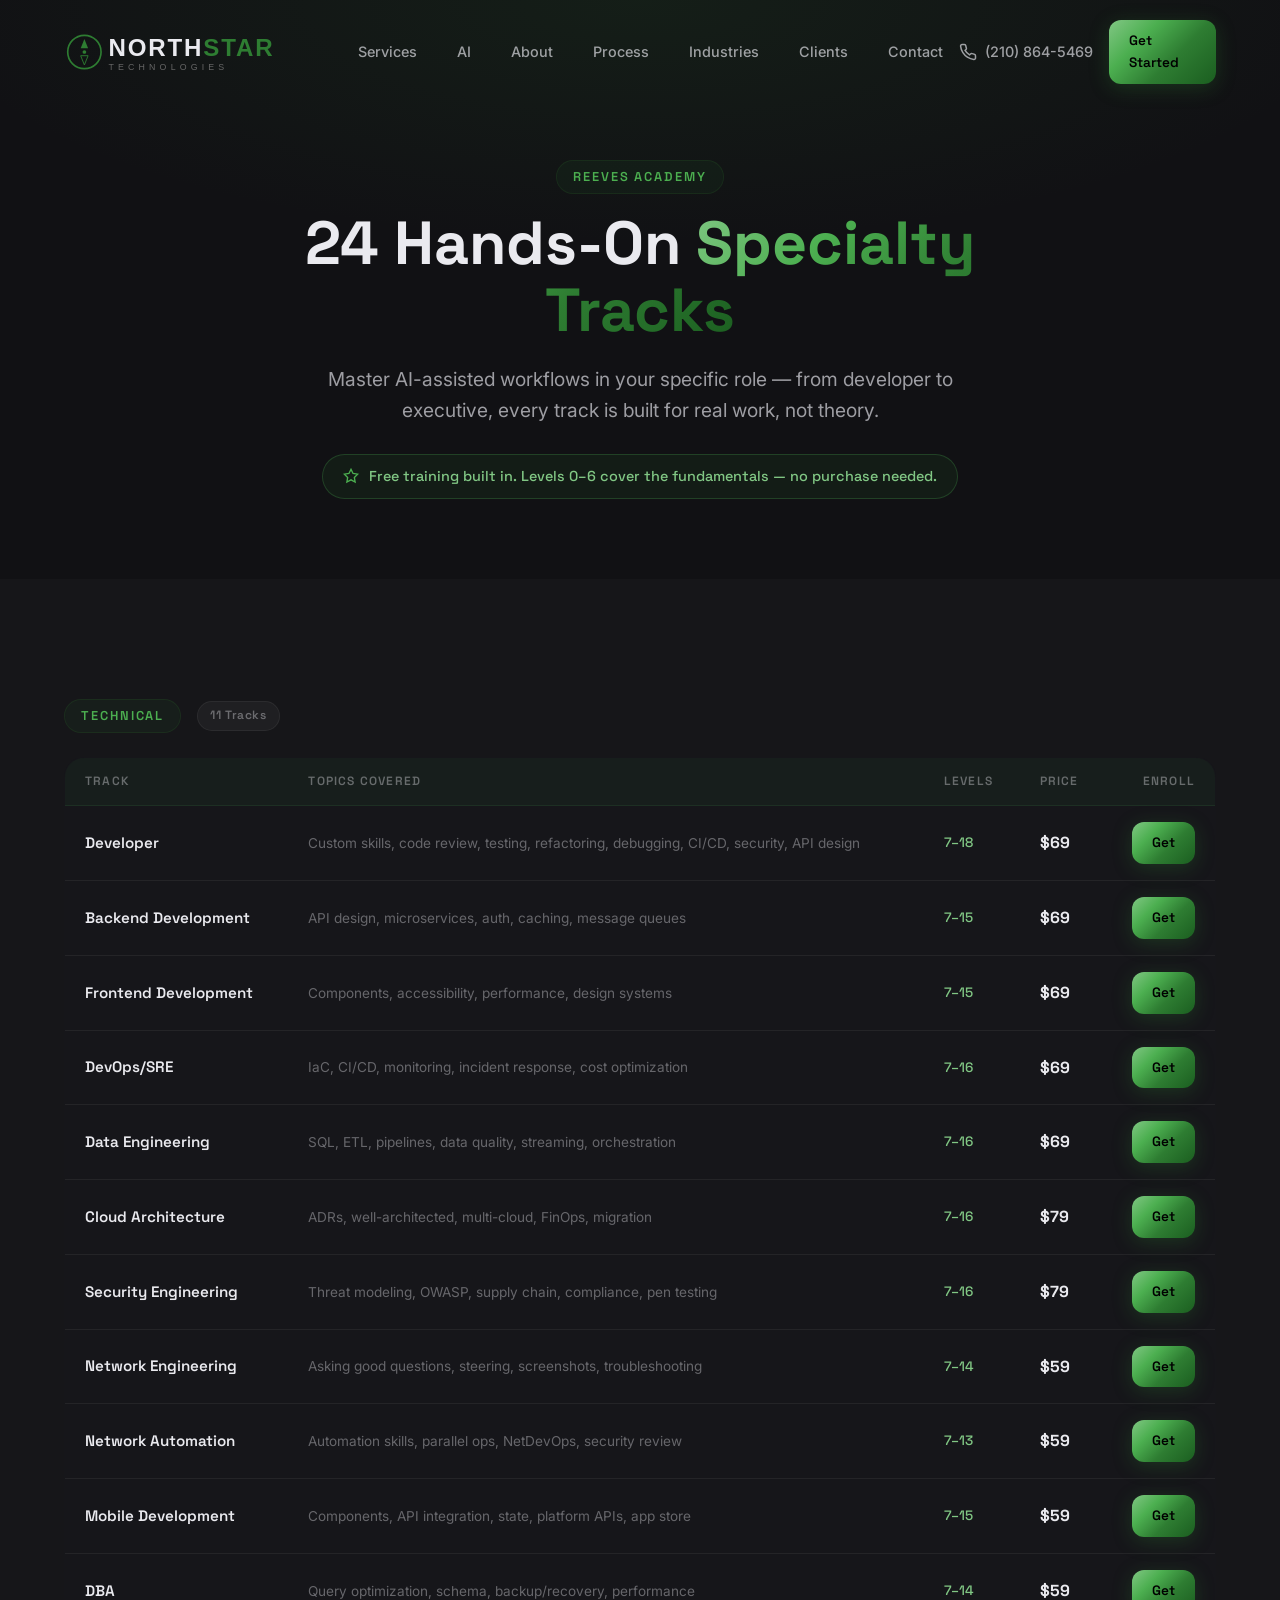
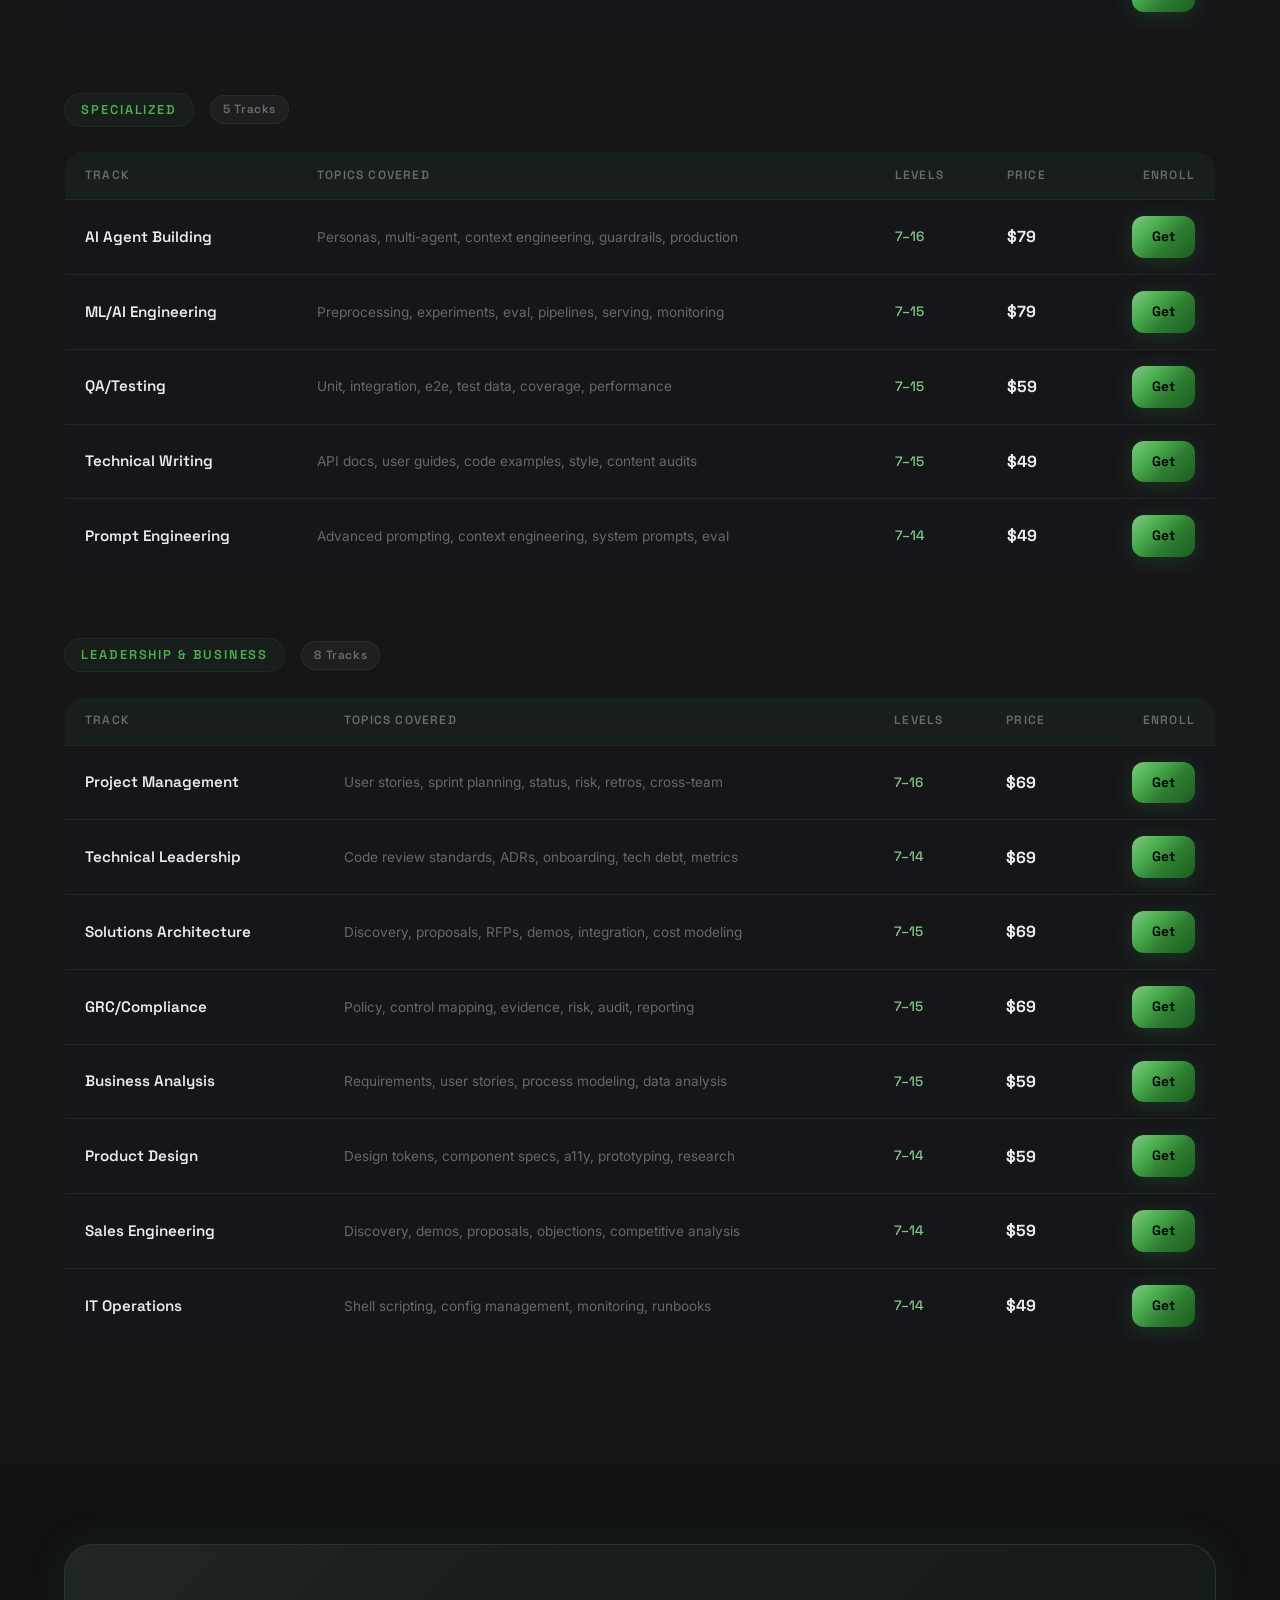
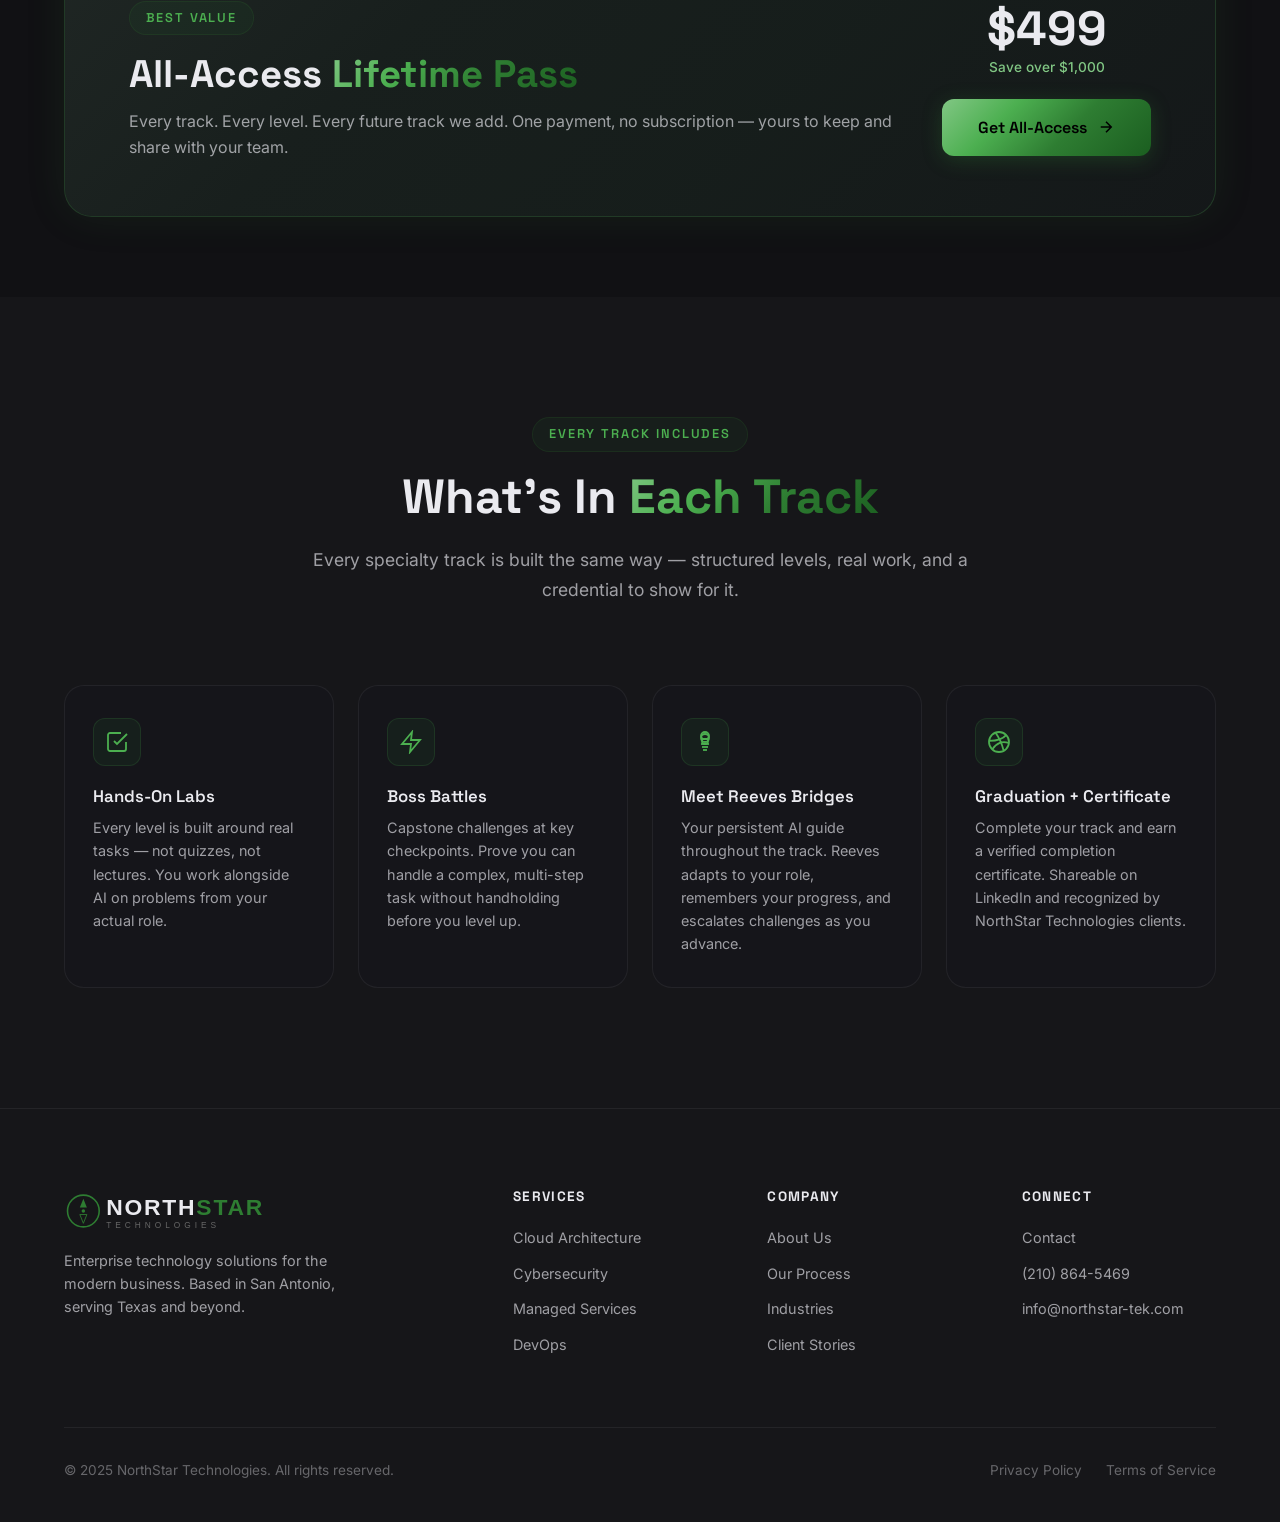
<file: academy.html>
<!DOCTYPE html>
<html lang="en">
<head>
    <meta charset="UTF-8">
    <meta name="viewport" content="width=device-width, initial-scale=1.0">
    <title>Reeves Academy | NorthStar Technologies — AI Training for Every Role</title>
    <meta name="description" content="Reeves Academy — 24 hands-on specialty tracks covering every technical and business role. Master AI-assisted workflows. Free Levels 0-6 included.">
    <meta name="keywords" content="AI training, Reeves Academy, NorthStar Technologies, AI-assisted workflows, developer training, AI certification">
    <meta property="og:title" content="Reeves Academy | AI Training for Every Role">
    <meta property="og:description" content="24 hands-on specialty tracks. Master AI-assisted workflows in your specific role. Free training built in.">
    <meta property="og:type" content="website">
    <meta property="og:url" content="https://www.northstar-tek.com/academy.html">
    <link rel="preconnect" href="https://fonts.googleapis.com">
    <link rel="preconnect" href="https://fonts.gstatic.com" crossorigin>
    <link href="https://fonts.googleapis.com/css2?family=Space+Grotesk:wght@300;400;500;600;700&family=Inter:wght@300;400;500;600;700&display=swap" rel="stylesheet">
    <link rel="stylesheet" href="css/styles.css">
    <link rel="icon" type="image/svg+xml" href="images/logo.svg">
    <style>
        /* ── Academy-specific overrides ── */
        .academy-hero {
            padding: 160px 0 80px;
            text-align: center;
            background: var(--bg-primary);
            position: relative;
            overflow: hidden;
        }
        .academy-hero::before {
            content: '';
            position: absolute;
            inset: 0;
            background: radial-gradient(ellipse 80% 60% at 50% 0%, rgba(46, 125, 50, 0.12) 0%, transparent 70%);
            pointer-events: none;
        }
        .academy-hero-content {
            position: relative;
            z-index: 1;
            max-width: 720px;
            margin: 0 auto;
            padding: 0 24px;
        }
        .academy-hero h1 {
            font-family: 'Space Grotesk', sans-serif;
            font-size: clamp(2.4rem, 5vw, 3.8rem);
            font-weight: 700;
            color: var(--text-primary);
            line-height: 1.1;
            margin-bottom: 20px;
        }
        .academy-hero .subtitle {
            font-size: 1.2rem;
            color: var(--text-secondary);
            line-height: 1.6;
            margin-bottom: 28px;
        }
        .free-note {
            display: inline-flex;
            align-items: center;
            gap: 10px;
            background: rgba(46, 125, 50, 0.1);
            border: 1px solid rgba(76, 175, 80, 0.25);
            border-radius: 100px;
            padding: 10px 20px;
            font-size: 0.9rem;
            color: var(--accent-teal);
            font-family: 'Space Grotesk', sans-serif;
            font-weight: 500;
        }
        .free-note svg {
            flex-shrink: 0;
            color: var(--accent-cyan);
        }

        /* ── Track tables ── */
        .tracks-section {
            padding: var(--section-padding);
            background: var(--bg-secondary);
        }
        .tracks-section .container {
            max-width: var(--container-max);
            margin: 0 auto;
            padding: var(--container-padding);
        }
        .track-category {
            margin-bottom: 64px;
        }
        .track-category:last-child {
            margin-bottom: 0;
        }
        .track-category-header {
            display: flex;
            align-items: center;
            gap: 16px;
            margin-bottom: 24px;
        }
        .track-count-badge {
            font-family: 'Space Grotesk', sans-serif;
            font-size: 0.75rem;
            font-weight: 600;
            color: var(--text-muted);
            background: rgba(255, 255, 255, 0.04);
            border: 1px solid var(--border-subtle);
            border-radius: 100px;
            padding: 4px 12px;
            letter-spacing: 0.05em;
        }
        .track-table {
            width: 100%;
            border-collapse: collapse;
            background: var(--bg-card);
            border: 1px solid var(--border-subtle);
            border-radius: var(--radius-lg);
            overflow: hidden;
        }
        .track-table thead tr {
            background: rgba(46, 125, 50, 0.08);
            border-bottom: 1px solid rgba(76, 175, 80, 0.12);
        }
        .track-table thead th {
            font-family: 'Space Grotesk', sans-serif;
            font-size: 0.75rem;
            font-weight: 600;
            letter-spacing: 0.1em;
            text-transform: uppercase;
            color: var(--text-muted);
            padding: 14px 20px;
            text-align: left;
        }
        .track-table thead th:last-child {
            text-align: right;
        }
        .track-table tbody tr {
            border-bottom: 1px solid var(--border-subtle);
            transition: background var(--transition-fast);
        }
        .track-table tbody tr:last-child {
            border-bottom: none;
        }
        .track-table tbody tr:hover {
            background: rgba(76, 175, 80, 0.04);
        }
        .track-table tbody td {
            padding: 16px 20px;
            font-size: 0.95rem;
            color: var(--text-secondary);
            vertical-align: middle;
        }
        .track-name {
            font-family: 'Space Grotesk', sans-serif;
            font-weight: 600;
            color: var(--text-primary) !important;
            white-space: nowrap;
        }
        .track-topics {
            font-size: 0.85rem !important;
            color: var(--text-muted) !important;
            line-height: 1.5;
        }
        .track-levels {
            font-family: 'Space Grotesk', sans-serif;
            font-size: 0.85rem !important;
            color: var(--accent-teal) !important;
            white-space: nowrap;
            font-weight: 500;
        }
        .track-price {
            font-family: 'Space Grotesk', sans-serif;
            font-weight: 700;
            font-size: 1rem !important;
            color: var(--text-primary) !important;
            white-space: nowrap;
        }
        .track-action {
            text-align: right;
        }
        .track-action .btn {
            white-space: nowrap;
        }

        /* ── Bundle card ── */
        .bundle-section {
            padding: 80px 0;
            background: var(--bg-primary);
        }
        .bundle-section .container {
            max-width: var(--container-max);
            margin: 0 auto;
            padding: var(--container-padding);
        }
        .bundle-card {
            background: var(--bg-card);
            border: 1px solid rgba(76, 175, 80, 0.25);
            border-radius: var(--radius-xl);
            padding: 56px 64px;
            display: flex;
            align-items: center;
            justify-content: space-between;
            gap: 48px;
            position: relative;
            overflow: hidden;
            box-shadow: var(--shadow-glow);
        }
        .bundle-card::before {
            content: '';
            position: absolute;
            inset: 0;
            background: var(--gradient-aurora-subtle);
            pointer-events: none;
        }
        .bundle-card-content {
            position: relative;
            z-index: 1;
        }
        .bundle-card-content .section-label {
            margin-bottom: 16px;
        }
        .bundle-card-content h2 {
            font-family: 'Space Grotesk', sans-serif;
            font-size: clamp(1.8rem, 3vw, 2.6rem);
            font-weight: 700;
            color: var(--text-primary);
            margin-bottom: 12px;
            line-height: 1.2;
        }
        .bundle-card-content p {
            font-size: 1rem;
            color: var(--text-secondary);
            line-height: 1.6;
        }
        .bundle-card-action {
            position: relative;
            z-index: 1;
            text-align: center;
            flex-shrink: 0;
        }
        .bundle-price {
            font-family: 'Space Grotesk', sans-serif;
            font-size: 3rem;
            font-weight: 700;
            color: var(--text-primary);
            line-height: 1;
            margin-bottom: 4px;
        }
        .bundle-savings {
            font-size: 0.85rem;
            color: var(--accent-teal);
            font-weight: 500;
            margin-bottom: 20px;
        }

        /* ── What's In Each Track ── */
        .track-details-section {
            padding: var(--section-padding);
            background: var(--bg-secondary);
        }
        .track-details-section .container {
            max-width: var(--container-max);
            margin: 0 auto;
            padding: var(--container-padding);
        }
        .track-detail-grid {
            display: grid;
            grid-template-columns: repeat(auto-fit, minmax(240px, 1fr));
            gap: 24px;
            margin-top: 0;
        }
        .track-detail-card {
            background: var(--bg-card);
            border: 1px solid var(--border-subtle);
            border-radius: var(--radius-lg);
            padding: 32px 28px;
            transition: all var(--transition-smooth);
        }
        .track-detail-card:hover {
            border-color: var(--border-accent);
            transform: translateY(-4px);
            box-shadow: var(--shadow-glow);
        }
        .track-detail-icon {
            width: 48px;
            height: 48px;
            background: rgba(46, 125, 50, 0.1);
            border: 1px solid rgba(76, 175, 80, 0.15);
            border-radius: var(--radius-md);
            display: flex;
            align-items: center;
            justify-content: center;
            margin-bottom: 20px;
            color: var(--accent-cyan);
        }
        .track-detail-card h3 {
            font-family: 'Space Grotesk', sans-serif;
            font-size: 1.05rem;
            font-weight: 600;
            color: var(--text-primary);
            margin-bottom: 10px;
        }
        .track-detail-card p {
            font-size: 0.9rem;
            color: var(--text-secondary);
            line-height: 1.6;
        }

        /* ── Responsive ── */
        @media (max-width: 900px) {
            .bundle-card {
                flex-direction: column;
                text-align: center;
                padding: 40px 32px;
            }
            .bundle-card-action {
                width: 100%;
            }
        }
        @media (max-width: 768px) {
            .track-table thead th:nth-child(2),
            .track-table tbody td:nth-child(2) {
                display: none;
            }
            .track-table thead th:nth-child(3),
            .track-table tbody td:nth-child(3) {
                display: none;
            }
        }
        @media (max-width: 520px) {
            .track-table {
                font-size: 0.85rem;
            }
            .track-table thead th,
            .track-table tbody td {
                padding: 12px 14px;
            }
        }
    </style>
</head>
<body>

    <!-- ========== NAVIGATION ========== -->
    <nav class="navbar" id="navbar">
        <div class="nav-container">
            <a href="index.html" class="nav-logo">
                <img src="images/logo-full.svg" alt="NorthStar Technologies" class="nav-logo-full">
                <img src="images/logo.svg" alt="NorthStar Technologies" class="nav-logo-icon">
            </a>
            <button class="nav-toggle" id="navToggle" aria-label="Toggle navigation">
                <span></span>
                <span></span>
                <span></span>
            </button>
            <ul class="nav-links" id="navLinks">
                <li><a href="index.html#services">Services</a></li>
                <li><a href="index.html#ai" class="active">AI</a></li>
                <li><a href="index.html#about">About</a></li>
                <li><a href="index.html#process">Process</a></li>
                <li><a href="index.html#industries">Industries</a></li>
                <li><a href="index.html#testimonials">Clients</a></li>
                <li><a href="index.html#contact">Contact</a></li>
            </ul>
            <div class="nav-cta">
                <a href="tel:+12108645469" class="nav-phone">
                    <svg width="18" height="18" viewBox="0 0 24 24" fill="none" stroke="currentColor" stroke-width="2"><path d="M22 16.92v3a2 2 0 01-2.18 2 19.79 19.79 0 01-8.63-3.07 19.5 19.5 0 01-6-6 19.79 19.79 0 01-3.07-8.67A2 2 0 014.11 2h3a2 2 0 012 1.72c.127.96.361 1.903.7 2.81a2 2 0 01-.45 2.11L8.09 9.91a16 16 0 006 6l1.27-1.27a2 2 0 012.11-.45c.907.339 1.85.573 2.81.7A2 2 0 0122 16.92z"/></svg>
                    <span>(210) 864-5469</span>
                </a>
                <a href="index.html#contact" class="btn btn-primary btn-sm">Get Started</a>
            </div>
        </div>
    </nav>

    <!-- ========== HERO ========== -->
    <section class="academy-hero">
        <div class="academy-hero-content">
            <span class="section-label">Reeves Academy</span>
            <h1>24 Hands-On <span class="glow">Specialty Tracks</span></h1>
            <p class="subtitle">Master AI-assisted workflows in your specific role — from developer to executive, every track is built for real work, not theory.</p>
            <div class="free-note">
                <svg width="16" height="16" viewBox="0 0 24 24" fill="none" stroke="currentColor" stroke-width="2"><polygon points="12 2 15.09 8.26 22 9.27 17 14.14 18.18 21.02 12 17.77 5.82 21.02 7 14.14 2 9.27 8.91 8.26 12 2"/></svg>
                Free training built in. Levels 0–6 cover the fundamentals — no purchase needed.
            </div>
        </div>
    </section>

    <!-- ========== TRACK TABLES ========== -->
    <section class="tracks-section">
        <div class="container">

            <!-- Technical Tracks -->
            <div class="track-category">
                <div class="track-category-header">
                    <span class="section-label" style="margin-bottom:0">Technical</span>
                    <span class="track-count-badge">11 Tracks</span>
                </div>
                <table class="track-table">
                    <thead>
                        <tr>
                            <th>Track</th>
                            <th>Topics Covered</th>
                            <th>Levels</th>
                            <th>Price</th>
                            <th style="text-align:right">Enroll</th>
                        </tr>
                    </thead>
                    <tbody>
                        <tr>
                            <td class="track-name">Developer</td>
                            <td class="track-topics">Custom skills, code review, testing, refactoring, debugging, CI/CD, security, API design</td>
                            <td class="track-levels">7–18</td>
                            <td class="track-price">$69</td>
                            <td class="track-action"><a href="https://buy.polar.sh/polar_cl_IIhZGQ6zCvcDV30FpedpHJKqjtaWVsEzTYL1D0r8D5o" class="btn btn-primary btn-sm" target="_blank" rel="noopener">Get</a></td>
                        </tr>
                        <tr>
                            <td class="track-name">Backend Development</td>
                            <td class="track-topics">API design, microservices, auth, caching, message queues</td>
                            <td class="track-levels">7–15</td>
                            <td class="track-price">$69</td>
                            <td class="track-action"><a href="https://buy.polar.sh/polar_cl_R9WQSjFi98uL81zGTBBvS2aFiXUwcoEtlMsIP41KEPN" class="btn btn-primary btn-sm" target="_blank" rel="noopener">Get</a></td>
                        </tr>
                        <tr>
                            <td class="track-name">Frontend Development</td>
                            <td class="track-topics">Components, accessibility, performance, design systems</td>
                            <td class="track-levels">7–15</td>
                            <td class="track-price">$69</td>
                            <td class="track-action"><a href="https://buy.polar.sh/polar_cl_eo1A1groE24WDcEMcxzDSaPkxsTKL9YL88a651JkZZr" class="btn btn-primary btn-sm" target="_blank" rel="noopener">Get</a></td>
                        </tr>
                        <tr>
                            <td class="track-name">DevOps/SRE</td>
                            <td class="track-topics">IaC, CI/CD, monitoring, incident response, cost optimization</td>
                            <td class="track-levels">7–16</td>
                            <td class="track-price">$69</td>
                            <td class="track-action"><a href="https://buy.polar.sh/polar_cl_6Pgq4wpGOpJ2uqf9MfzX0JwgWSW7KS91P9Yll0GYm0v" class="btn btn-primary btn-sm" target="_blank" rel="noopener">Get</a></td>
                        </tr>
                        <tr>
                            <td class="track-name">Data Engineering</td>
                            <td class="track-topics">SQL, ETL, pipelines, data quality, streaming, orchestration</td>
                            <td class="track-levels">7–16</td>
                            <td class="track-price">$69</td>
                            <td class="track-action"><a href="https://buy.polar.sh/polar_cl_c6ewl01hHCuh4qjPrE9kPLQZFQGAvCQMR4IFH0qcYQH" class="btn btn-primary btn-sm" target="_blank" rel="noopener">Get</a></td>
                        </tr>
                        <tr>
                            <td class="track-name">Cloud Architecture</td>
                            <td class="track-topics">ADRs, well-architected, multi-cloud, FinOps, migration</td>
                            <td class="track-levels">7–16</td>
                            <td class="track-price">$79</td>
                            <td class="track-action"><a href="https://buy.polar.sh/polar_cl_K1DkdcajNXVuztqQXdWAjRiUxHQJPwa7jpIu32IqaJL" class="btn btn-primary btn-sm" target="_blank" rel="noopener">Get</a></td>
                        </tr>
                        <tr>
                            <td class="track-name">Security Engineering</td>
                            <td class="track-topics">Threat modeling, OWASP, supply chain, compliance, pen testing</td>
                            <td class="track-levels">7–16</td>
                            <td class="track-price">$79</td>
                            <td class="track-action"><a href="https://buy.polar.sh/polar_cl_vs517Q31M06ZBEfOPRsHphsDSVuJs9OzL1xzh3bdNpn" class="btn btn-primary btn-sm" target="_blank" rel="noopener">Get</a></td>
                        </tr>
                        <tr>
                            <td class="track-name">Network Engineering</td>
                            <td class="track-topics">Asking good questions, steering, screenshots, troubleshooting</td>
                            <td class="track-levels">7–14</td>
                            <td class="track-price">$59</td>
                            <td class="track-action"><a href="https://buy.polar.sh/polar_cl_0w48Hb7J1r8t8ZK99XSL3ODVUe5VKZundRBxf18cwv0" class="btn btn-primary btn-sm" target="_blank" rel="noopener">Get</a></td>
                        </tr>
                        <tr>
                            <td class="track-name">Network Automation</td>
                            <td class="track-topics">Automation skills, parallel ops, NetDevOps, security review</td>
                            <td class="track-levels">7–13</td>
                            <td class="track-price">$59</td>
                            <td class="track-action"><a href="https://buy.polar.sh/polar_cl_5TNpLJ9t0bA09QQFiXYcRiLWPI05StFDKeqU11eGMvM" class="btn btn-primary btn-sm" target="_blank" rel="noopener">Get</a></td>
                        </tr>
                        <tr>
                            <td class="track-name">Mobile Development</td>
                            <td class="track-topics">Components, API integration, state, platform APIs, app store</td>
                            <td class="track-levels">7–15</td>
                            <td class="track-price">$59</td>
                            <td class="track-action"><a href="https://buy.polar.sh/polar_cl_SqVVAXD9JjJXKl6aTAwC9W6pF0YbfwYqWlBnu47cn7M" class="btn btn-primary btn-sm" target="_blank" rel="noopener">Get</a></td>
                        </tr>
                        <tr>
                            <td class="track-name">DBA</td>
                            <td class="track-topics">Query optimization, schema, backup/recovery, performance</td>
                            <td class="track-levels">7–14</td>
                            <td class="track-price">$59</td>
                            <td class="track-action"><a href="https://buy.polar.sh/polar_cl_7IBgSfXaxKNVzAtOkLnIDJtsOArWNliVxFSNx4AE3VR" class="btn btn-primary btn-sm" target="_blank" rel="noopener">Get</a></td>
                        </tr>
                    </tbody>
                </table>
            </div>

            <!-- Specialized Tracks -->
            <div class="track-category">
                <div class="track-category-header">
                    <span class="section-label" style="margin-bottom:0">Specialized</span>
                    <span class="track-count-badge">5 Tracks</span>
                </div>
                <table class="track-table">
                    <thead>
                        <tr>
                            <th>Track</th>
                            <th>Topics Covered</th>
                            <th>Levels</th>
                            <th>Price</th>
                            <th style="text-align:right">Enroll</th>
                        </tr>
                    </thead>
                    <tbody>
                        <tr>
                            <td class="track-name">AI Agent Building</td>
                            <td class="track-topics">Personas, multi-agent, context engineering, guardrails, production</td>
                            <td class="track-levels">7–16</td>
                            <td class="track-price">$79</td>
                            <td class="track-action"><a href="https://buy.polar.sh/polar_cl_cpue82D34sE7MLI7Fh2i76Wl5NAegAD3pcBfQ4Bykkp" class="btn btn-primary btn-sm" target="_blank" rel="noopener">Get</a></td>
                        </tr>
                        <tr>
                            <td class="track-name">ML/AI Engineering</td>
                            <td class="track-topics">Preprocessing, experiments, eval, pipelines, serving, monitoring</td>
                            <td class="track-levels">7–15</td>
                            <td class="track-price">$79</td>
                            <td class="track-action"><a href="https://buy.polar.sh/polar_cl_w0GRYzNBnjs8Aa650HMyG3ziGnyN44KOuAITq4KZmA0" class="btn btn-primary btn-sm" target="_blank" rel="noopener">Get</a></td>
                        </tr>
                        <tr>
                            <td class="track-name">QA/Testing</td>
                            <td class="track-topics">Unit, integration, e2e, test data, coverage, performance</td>
                            <td class="track-levels">7–15</td>
                            <td class="track-price">$59</td>
                            <td class="track-action"><a href="https://buy.polar.sh/polar_cl_lA4RqeLkRzajThe1nsUJAxTRvkFJxyOZnfYx13IEFDB" class="btn btn-primary btn-sm" target="_blank" rel="noopener">Get</a></td>
                        </tr>
                        <tr>
                            <td class="track-name">Technical Writing</td>
                            <td class="track-topics">API docs, user guides, code examples, style, content audits</td>
                            <td class="track-levels">7–15</td>
                            <td class="track-price">$49</td>
                            <td class="track-action"><a href="https://buy.polar.sh/polar_cl_yr32Csr0SA5Zb6WGokT5odJgbQ6ckHfrx2ina2vV3ty" class="btn btn-primary btn-sm" target="_blank" rel="noopener">Get</a></td>
                        </tr>
                        <tr>
                            <td class="track-name">Prompt Engineering</td>
                            <td class="track-topics">Advanced prompting, context engineering, system prompts, eval</td>
                            <td class="track-levels">7–14</td>
                            <td class="track-price">$49</td>
                            <td class="track-action"><a href="https://buy.polar.sh/polar_cl_v0lxZrcKyd3AtvnivcXAmGiaQCcjbRn1ehqFY37Hq1x" class="btn btn-primary btn-sm" target="_blank" rel="noopener">Get</a></td>
                        </tr>
                    </tbody>
                </table>
            </div>

            <!-- Leadership & Business Tracks -->
            <div class="track-category">
                <div class="track-category-header">
                    <span class="section-label" style="margin-bottom:0">Leadership &amp; Business</span>
                    <span class="track-count-badge">8 Tracks</span>
                </div>
                <table class="track-table">
                    <thead>
                        <tr>
                            <th>Track</th>
                            <th>Topics Covered</th>
                            <th>Levels</th>
                            <th>Price</th>
                            <th style="text-align:right">Enroll</th>
                        </tr>
                    </thead>
                    <tbody>
                        <tr>
                            <td class="track-name">Project Management</td>
                            <td class="track-topics">User stories, sprint planning, status, risk, retros, cross-team</td>
                            <td class="track-levels">7–16</td>
                            <td class="track-price">$69</td>
                            <td class="track-action"><a href="https://buy.polar.sh/polar_cl_8CVBfKSImJyqxNen4ehNZSZ51Kk2bIQZ5oMT13rzJ3J" class="btn btn-primary btn-sm" target="_blank" rel="noopener">Get</a></td>
                        </tr>
                        <tr>
                            <td class="track-name">Technical Leadership</td>
                            <td class="track-topics">Code review standards, ADRs, onboarding, tech debt, metrics</td>
                            <td class="track-levels">7–14</td>
                            <td class="track-price">$69</td>
                            <td class="track-action"><a href="https://buy.polar.sh/polar_cl_X4CZm89U3p58pyghDmcPFh5TbCeGwi7X2rHcq1Vyyor" class="btn btn-primary btn-sm" target="_blank" rel="noopener">Get</a></td>
                        </tr>
                        <tr>
                            <td class="track-name">Solutions Architecture</td>
                            <td class="track-topics">Discovery, proposals, RFPs, demos, integration, cost modeling</td>
                            <td class="track-levels">7–15</td>
                            <td class="track-price">$69</td>
                            <td class="track-action"><a href="https://buy.polar.sh/polar_cl_kkJIthyAgeobpc4I0VwLfsfkIPOQ0QqjTQ01B2BsgPY" class="btn btn-primary btn-sm" target="_blank" rel="noopener">Get</a></td>
                        </tr>
                        <tr>
                            <td class="track-name">GRC/Compliance</td>
                            <td class="track-topics">Policy, control mapping, evidence, risk, audit, reporting</td>
                            <td class="track-levels">7–15</td>
                            <td class="track-price">$69</td>
                            <td class="track-action"><a href="https://buy.polar.sh/polar_cl_6L2sD8ptEYHL3XAZUsvywQJrBpAbaaRDH1TRj49xSyw" class="btn btn-primary btn-sm" target="_blank" rel="noopener">Get</a></td>
                        </tr>
                        <tr>
                            <td class="track-name">Business Analysis</td>
                            <td class="track-topics">Requirements, user stories, process modeling, data analysis</td>
                            <td class="track-levels">7–15</td>
                            <td class="track-price">$59</td>
                            <td class="track-action"><a href="https://buy.polar.sh/polar_cl_dHLjNrffH9GUC6Tp6lE9uql3llgYARJIp8uh21mk6ps" class="btn btn-primary btn-sm" target="_blank" rel="noopener">Get</a></td>
                        </tr>
                        <tr>
                            <td class="track-name">Product Design</td>
                            <td class="track-topics">Design tokens, component specs, a11y, prototyping, research</td>
                            <td class="track-levels">7–14</td>
                            <td class="track-price">$59</td>
                            <td class="track-action"><a href="https://buy.polar.sh/polar_cl_CrpcOEPqkXq88s1WcR9rdBLMHD7RabXTbMrGZ0DWcYX" class="btn btn-primary btn-sm" target="_blank" rel="noopener">Get</a></td>
                        </tr>
                        <tr>
                            <td class="track-name">Sales Engineering</td>
                            <td class="track-topics">Discovery, demos, proposals, objections, competitive analysis</td>
                            <td class="track-levels">7–14</td>
                            <td class="track-price">$59</td>
                            <td class="track-action"><a href="https://buy.polar.sh/polar_cl_fAA4cYeDO8uIW58JMsqU7GrBSWuvnT009v6PU0zWkff" class="btn btn-primary btn-sm" target="_blank" rel="noopener">Get</a></td>
                        </tr>
                        <tr>
                            <td class="track-name">IT Operations</td>
                            <td class="track-topics">Shell scripting, config management, monitoring, runbooks</td>
                            <td class="track-levels">7–14</td>
                            <td class="track-price">$49</td>
                            <td class="track-action"><a href="https://buy.polar.sh/polar_cl_tUTbnrzXarjdwJNCRQmumCu4qx4Vsk83zWIkm2WYKDw" class="btn btn-primary btn-sm" target="_blank" rel="noopener">Get</a></td>
                        </tr>
                    </tbody>
                </table>
            </div>

        </div>
    </section>

    <!-- ========== BUNDLE ========== -->
    <section class="bundle-section">
        <div class="container">
            <div class="bundle-card">
                <div class="bundle-card-content">
                    <span class="section-label">Best Value</span>
                    <h2>All-Access <span class="glow">Lifetime Pass</span></h2>
                    <p>Every track. Every level. Every future track we add. One payment, no subscription — yours to keep and share with your team.</p>
                </div>
                <div class="bundle-card-action">
                    <div class="bundle-price">$499</div>
                    <div class="bundle-savings">Save over $1,000</div>
                    <a href="https://buy.polar.sh/polar_cl_LXdoqmIcHONMbKehgRjzq168lTog1vibi0tLJ0kUsqM" class="btn btn-primary btn-lg" target="_blank" rel="noopener">
                        Get All-Access
                        <svg width="18" height="18" viewBox="0 0 24 24" fill="none" stroke="currentColor" stroke-width="2"><path d="M5 12h14M12 5l7 7-7 7"/></svg>
                    </a>
                </div>
            </div>
        </div>
    </section>

    <!-- ========== WHAT'S IN EACH TRACK ========== -->
    <section class="track-details-section">
        <div class="container">
            <div class="section-header reveal">
                <span class="section-label">Every Track Includes</span>
                <h2 class="section-title">What's In <span class="glow">Each Track</span></h2>
                <p class="section-description">Every specialty track is built the same way — structured levels, real work, and a credential to show for it.</p>
            </div>
            <div class="track-detail-grid">
                <div class="track-detail-card reveal">
                    <div class="track-detail-icon">
                        <svg width="24" height="24" viewBox="0 0 24 24" fill="none" stroke="currentColor" stroke-width="1.8"><path d="M9 11l3 3L22 4"/><path d="M21 12v7a2 2 0 01-2 2H5a2 2 0 01-2-2V5a2 2 0 012-2h11"/></svg>
                    </div>
                    <h3>Hands-On Labs</h3>
                    <p>Every level is built around real tasks — not quizzes, not lectures. You work alongside AI on problems from your actual role.</p>
                </div>
                <div class="track-detail-card reveal">
                    <div class="track-detail-icon">
                        <svg width="24" height="24" viewBox="0 0 24 24" fill="none" stroke="currentColor" stroke-width="1.8"><path d="M13 2L3 14h9l-1 8 10-12h-9l1-8z"/></svg>
                    </div>
                    <h3>Boss Battles</h3>
                    <p>Capstone challenges at key checkpoints. Prove you can handle a complex, multi-step task without handholding before you level up.</p>
                </div>
                <div class="track-detail-card reveal">
                    <div class="track-detail-icon">
                        <svg width="24" height="24" viewBox="0 0 24 24" fill="none" stroke="currentColor" stroke-width="1.8"><circle cx="12" cy="8" r="4"/><path d="M12 2a4 4 0 014 4c0 2-2 3-2 3h-4s-2-1-2-3a4 4 0 014-4z"/><path d="M9 9h6v2a3 3 0 01-6 0V9z"/><path d="M8 14h8"/><path d="M9 17h6"/><path d="M10 20h4"/></svg>
                    </div>
                    <h3>Meet Reeves Bridges</h3>
                    <p>Your persistent AI guide throughout the track. Reeves adapts to your role, remembers your progress, and escalates challenges as you advance.</p>
                </div>
                <div class="track-detail-card reveal">
                    <div class="track-detail-icon">
                        <svg width="24" height="24" viewBox="0 0 24 24" fill="none" stroke="currentColor" stroke-width="1.8"><circle cx="12" cy="12" r="10"/><path d="M8.56 2.75c4.37 6.03 6.02 9.42 8.03 17.72m2.54-15.38c-3.72 4.35-8.94 5.66-16.88 5.85m19.5 1.9c-3.5-.93-6.63-.82-8.94 0-2.58.92-5.01 2.86-7.44 6.32"/></svg>
                    </div>
                    <h3>Graduation + Certificate</h3>
                    <p>Complete your track and earn a verified completion certificate. Shareable on LinkedIn and recognized by NorthStar Technologies clients.</p>
                </div>
            </div>
        </div>
    </section>

    <!-- ========== FOOTER ========== -->
    <footer class="footer">
        <div class="container">
            <div class="footer-grid">
                <div class="footer-brand">
                    <a href="index.html" class="footer-logo">
                        <img src="images/logo-full.svg" alt="NorthStar Technologies">
                    </a>
                    <p>Enterprise technology solutions for the modern business. Based in San Antonio, serving Texas and beyond.</p>
                </div>
                <div class="footer-links">
                    <h4>Services</h4>
                    <ul>
                        <li><a href="index.html#services">Cloud Architecture</a></li>
                        <li><a href="index.html#services">Cybersecurity</a></li>
                        <li><a href="index.html#services">Managed Services</a></li>
                        <li><a href="index.html#services">DevOps</a></li>
                    </ul>
                </div>
                <div class="footer-links">
                    <h4>Company</h4>
                    <ul>
                        <li><a href="index.html#about">About Us</a></li>
                        <li><a href="index.html#process">Our Process</a></li>
                        <li><a href="index.html#industries">Industries</a></li>
                        <li><a href="index.html#testimonials">Client Stories</a></li>
                    </ul>
                </div>
                <div class="footer-links">
                    <h4>Connect</h4>
                    <ul>
                        <li><a href="index.html#contact">Contact</a></li>
                        <li><a href="tel:+12108645469">(210) 864-5469</a></li>
                        <li><a href="mailto:info@northstar-tek.com">info@northstar-tek.com</a></li>
                    </ul>
                </div>
            </div>
            <div class="footer-bottom">
                <p>&copy; 2025 NorthStar Technologies. All rights reserved.</p>
                <div class="footer-legal">
                    <a href="#">Privacy Policy</a>
                    <a href="#">Terms of Service</a>
                </div>
            </div>
        </div>
    </footer>

    <script src="js/script.js"></script>
</body>
</html>
</file>
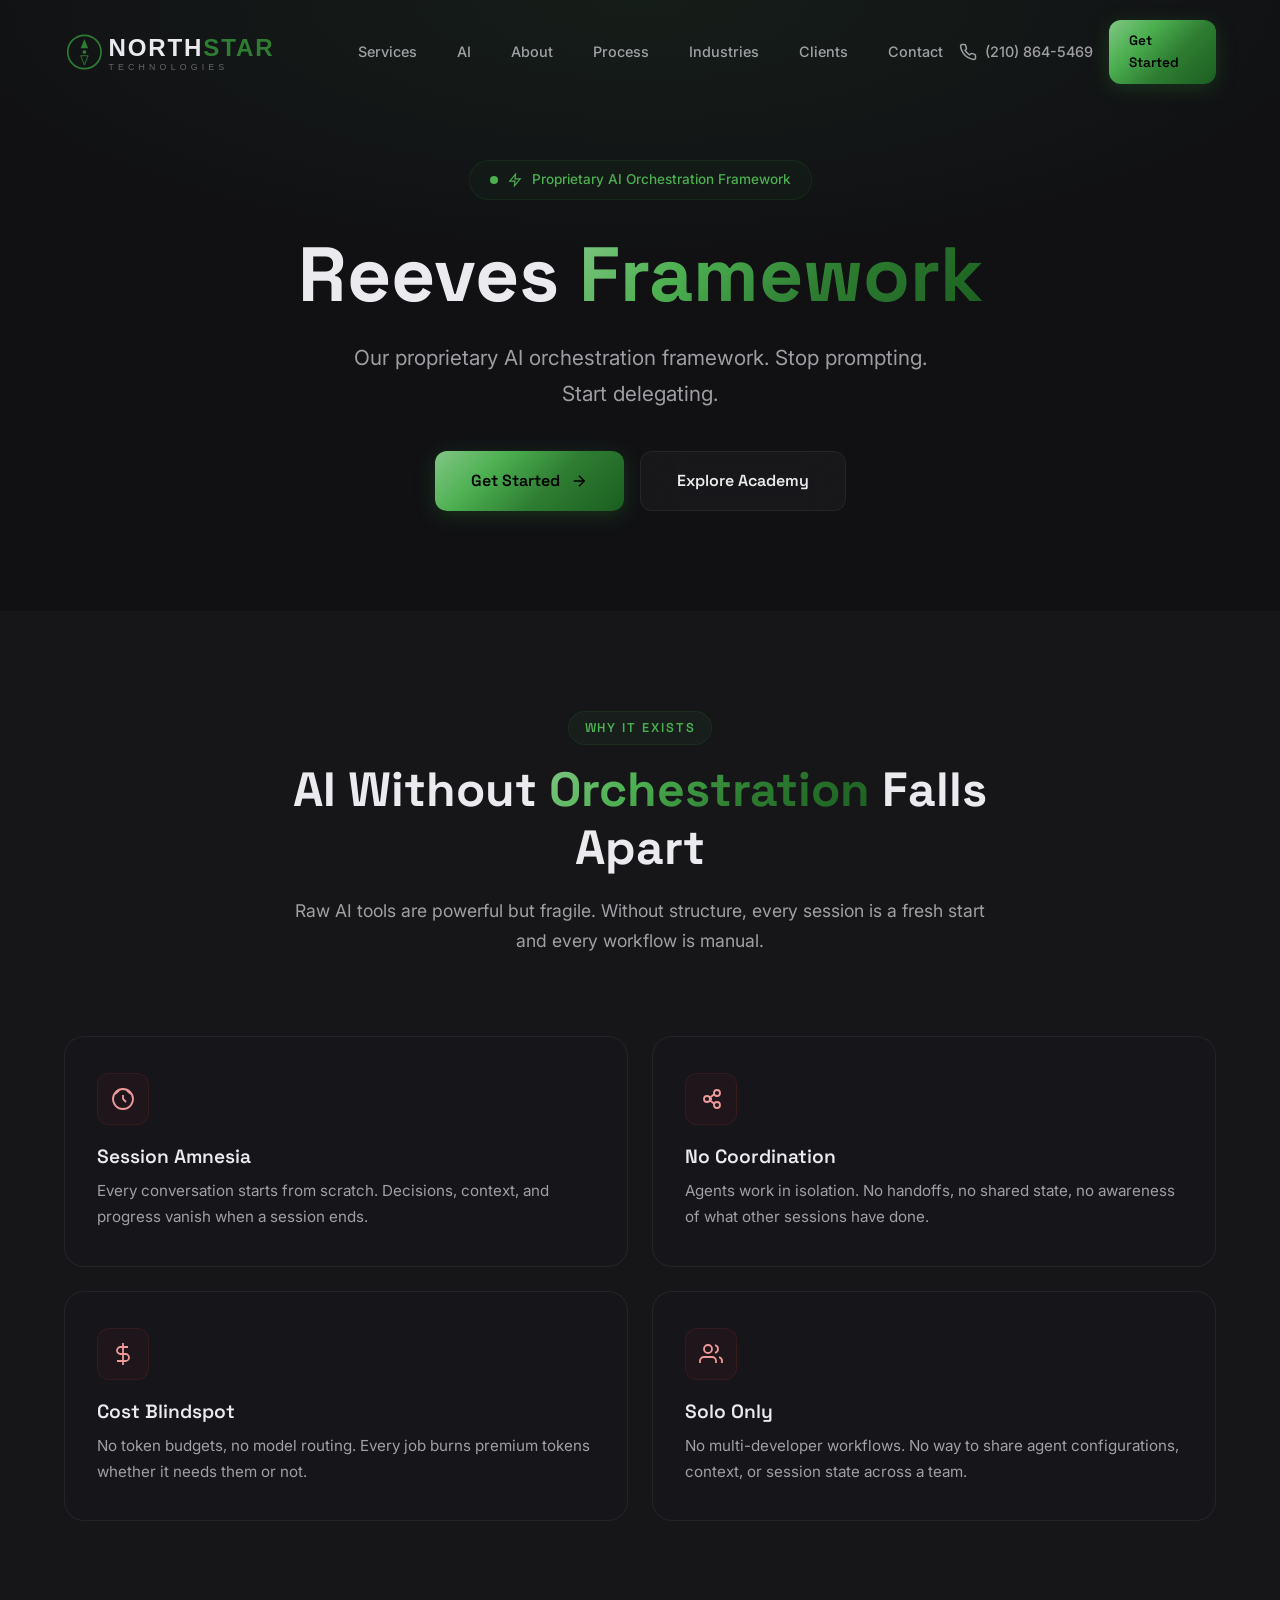
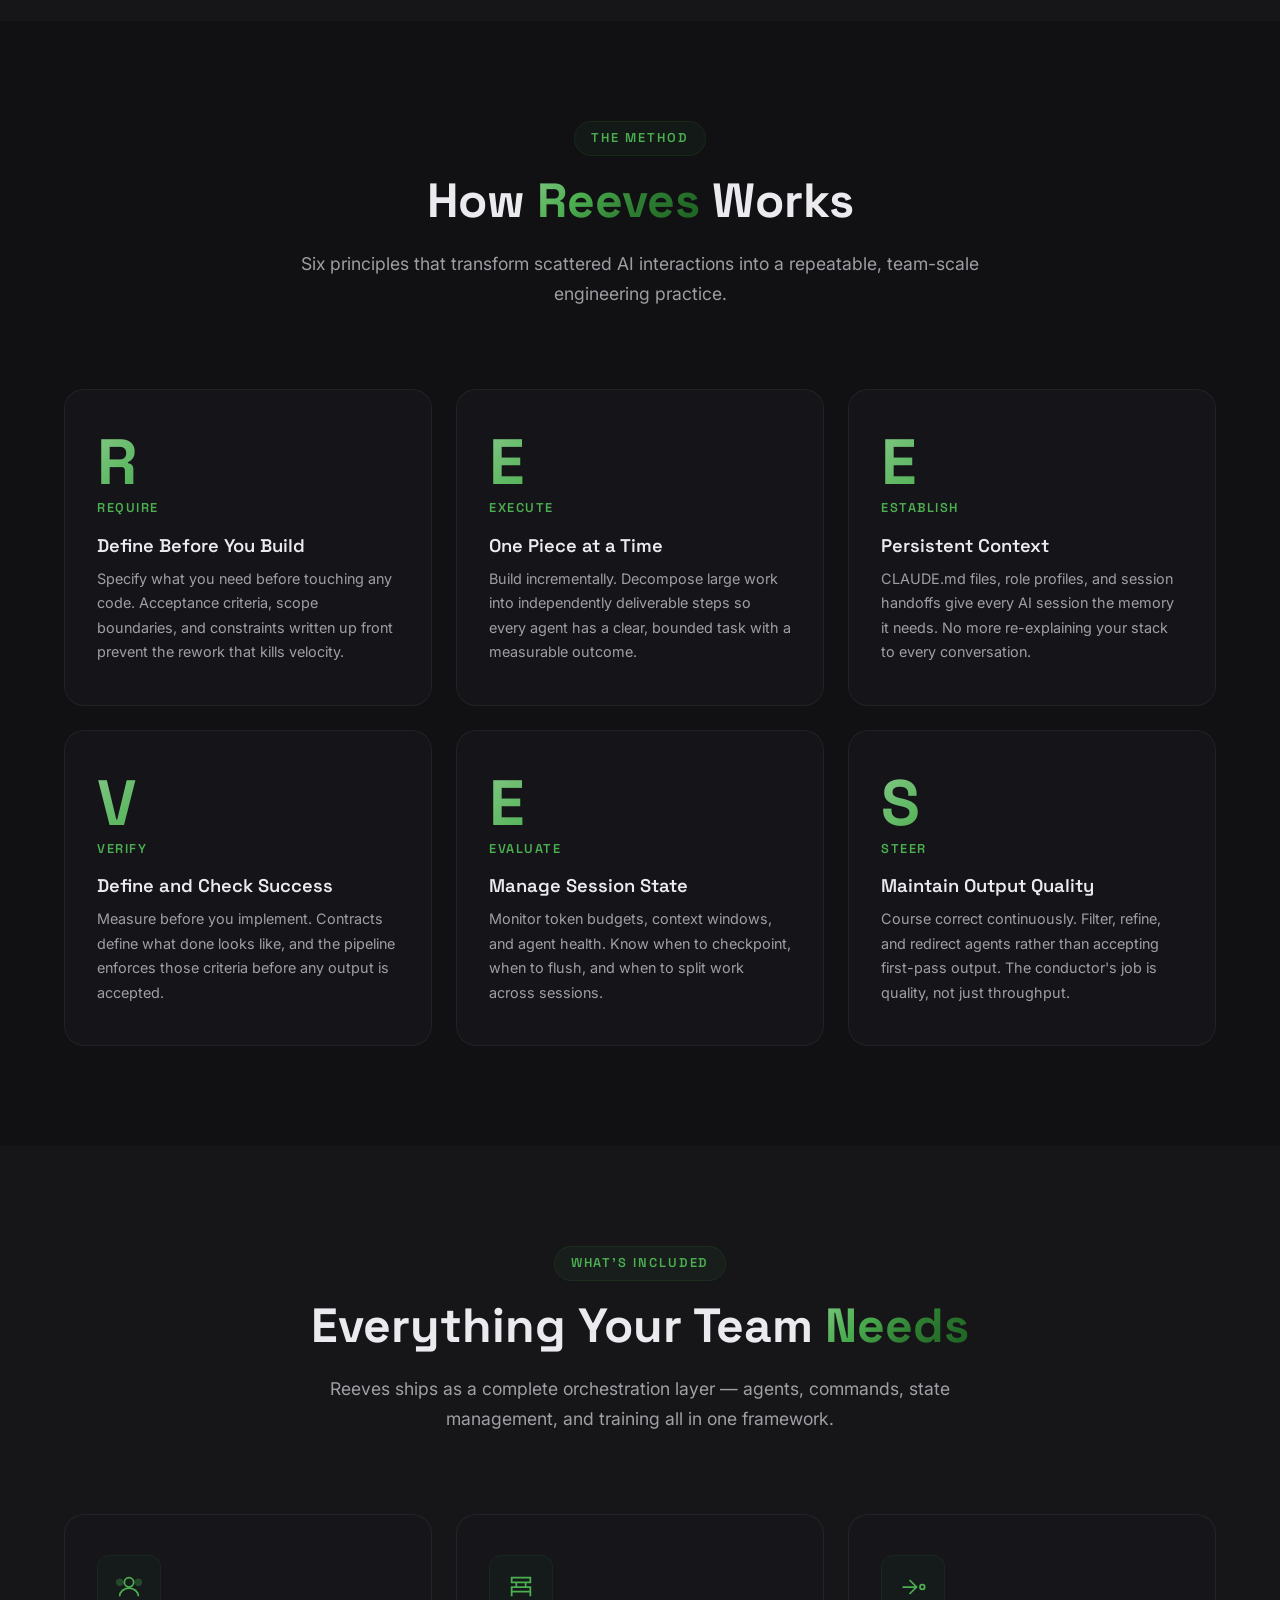
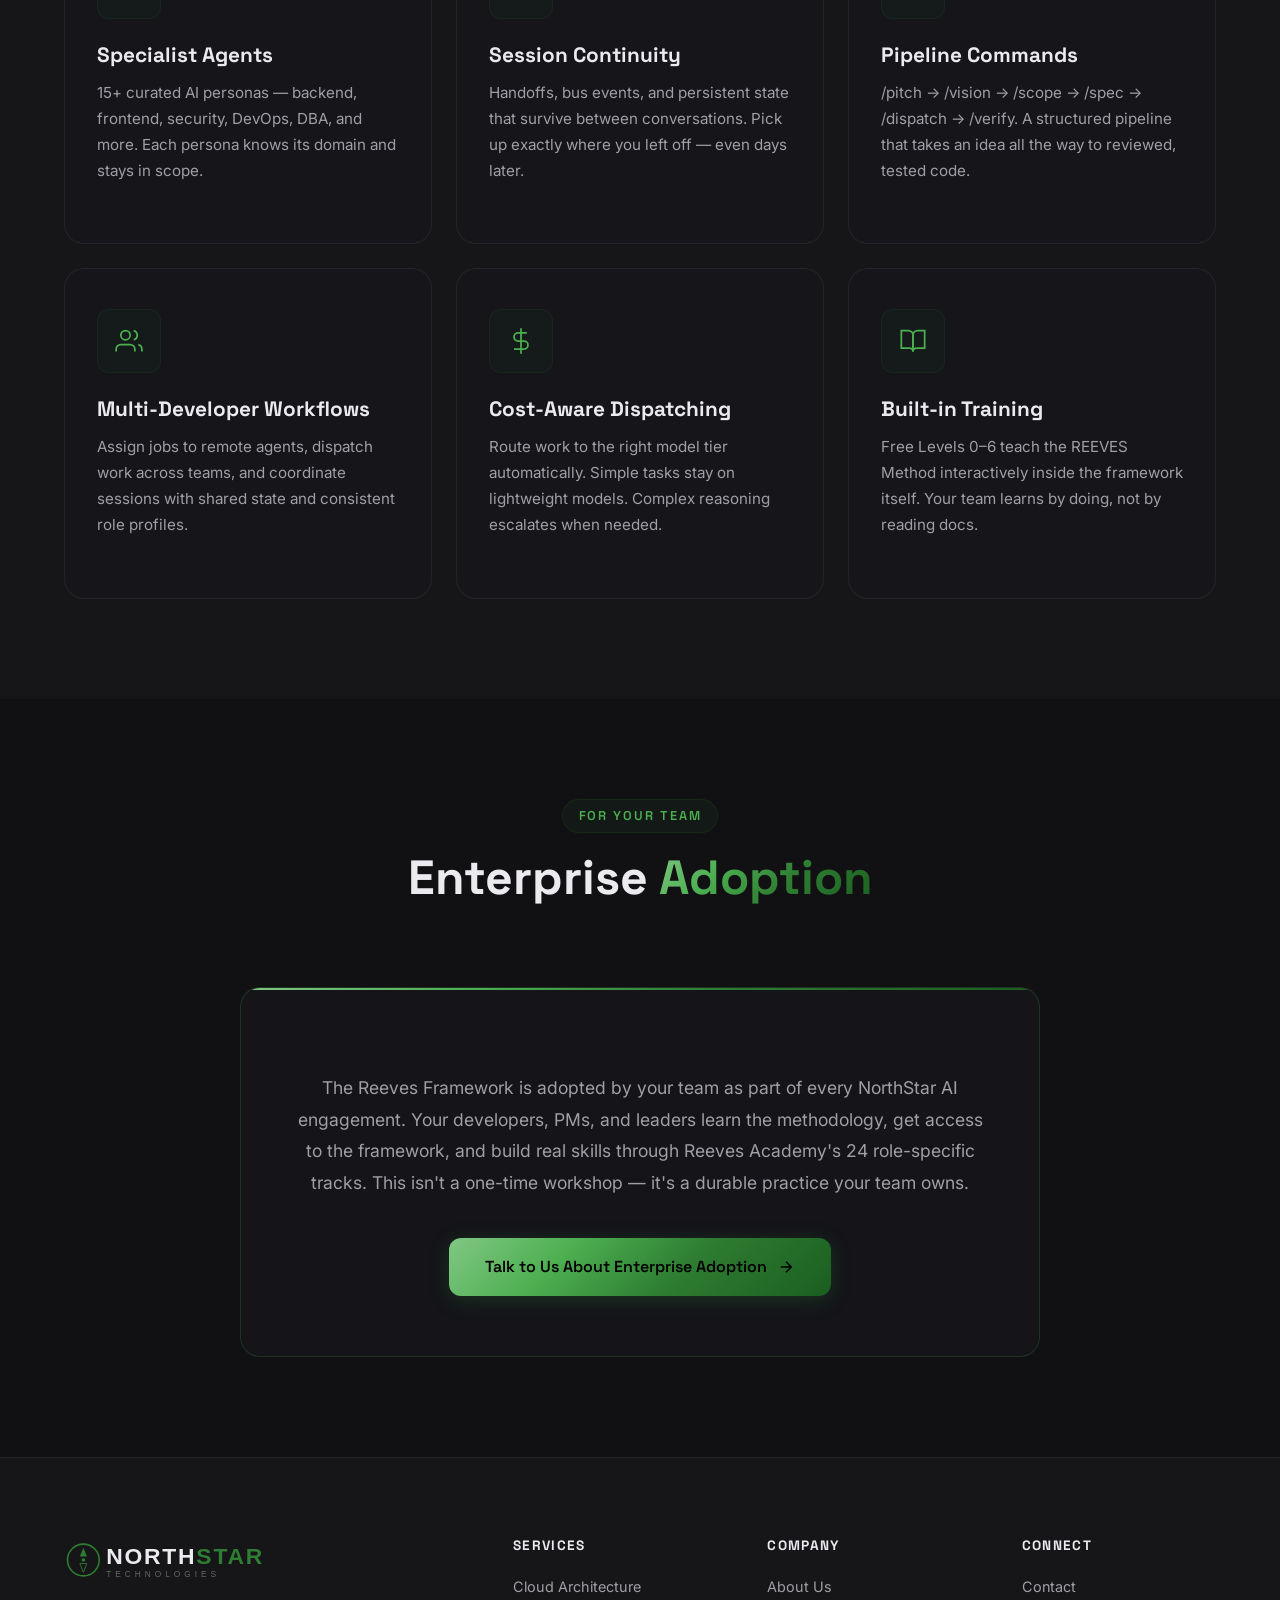
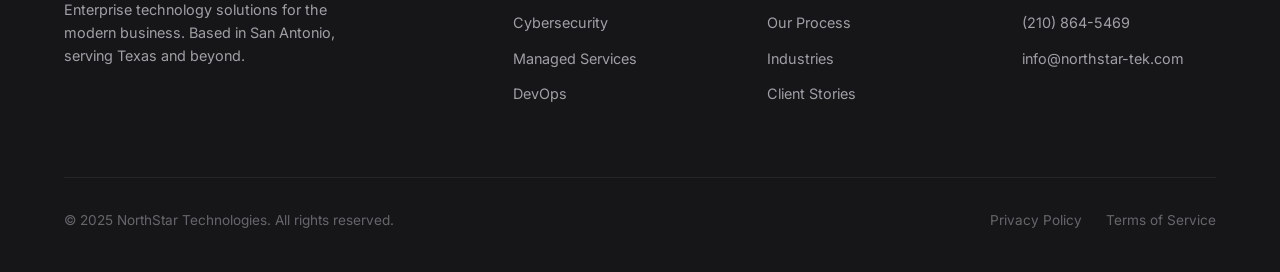
<file: framework.html>
<!DOCTYPE html>
<html lang="en">
<head>
    <meta charset="UTF-8">
    <meta name="viewport" content="width=device-width, initial-scale=1.0">
    <title>Reeves Framework | NorthStar Technologies</title>
    <meta name="description" content="Reeves is NorthStar's proprietary AI orchestration framework. Stop prompting. Start delegating. Persistent context, specialist agents, and pipeline commands for teams.">
    <meta name="keywords" content="Reeves Framework, AI orchestration, Claude Code, AI agents, AI workflow, NorthStar Technologies">
    <meta property="og:title" content="Reeves Framework | NorthStar Technologies">
    <meta property="og:description" content="Our proprietary AI orchestration framework. Stop prompting. Start delegating.">
    <meta property="og:type" content="website">
    <meta property="og:url" content="https://www.northstar-tek.com/framework.html">
    <link rel="preconnect" href="https://fonts.googleapis.com">
    <link rel="preconnect" href="https://fonts.gstatic.com" crossorigin>
    <link href="https://fonts.googleapis.com/css2?family=Space+Grotesk:wght@300;400;500;600;700&family=Inter:wght@300;400;500;600;700&display=swap" rel="stylesheet">
    <link rel="stylesheet" href="css/styles.css">
    <link rel="icon" type="image/svg+xml" href="images/logo.svg">
    <style>
        /* ── Framework Page Overrides ── */

        .framework-hero {
            min-height: 60vh;
            display: flex;
            align-items: center;
            padding: 160px 0 100px;
            position: relative;
            overflow: hidden;
        }

        .framework-hero::before {
            content: '';
            position: absolute;
            inset: 0;
            background: radial-gradient(ellipse 80% 60% at 50% 0%, rgba(76, 175, 80, 0.08) 0%, transparent 70%);
            pointer-events: none;
        }

        .framework-hero .container {
            position: relative;
            z-index: 1;
            text-align: center;
        }

        .framework-hero-title {
            font-family: 'Space Grotesk', sans-serif;
            font-size: clamp(2.8rem, 6vw, 5rem);
            font-weight: 700;
            line-height: 1.1;
            margin-bottom: 24px;
            color: var(--text-primary);
        }

        .framework-hero-subtitle {
            font-size: clamp(1rem, 2vw, 1.3rem);
            color: var(--text-secondary);
            max-width: 600px;
            margin: 0 auto 40px;
            line-height: 1.7;
        }

        .framework-hero-cta {
            display: flex;
            gap: 16px;
            justify-content: center;
            flex-wrap: wrap;
        }

        /* ── Problem Section ── */

        .problem-section {
            padding: 100px 0;
            background: var(--bg-secondary);
        }

        .problem-grid {
            display: grid;
            grid-template-columns: repeat(2, 1fr);
            gap: 24px;
            margin-top: 60px;
        }

        @media (max-width: 768px) {
            .problem-grid {
                grid-template-columns: 1fr;
            }
        }

        .problem-card {
            background: var(--bg-card);
            border: 1px solid var(--border-subtle);
            border-radius: var(--radius-lg);
            padding: 36px 32px;
            position: relative;
            overflow: hidden;
            transition: all var(--transition-smooth);
        }

        .problem-card::before {
            content: '';
            position: absolute;
            top: 0;
            left: 0;
            right: 0;
            height: 2px;
            background: linear-gradient(90deg, rgba(76, 175, 80, 0.4), rgba(27, 94, 32, 0.2));
            opacity: 0;
            transition: opacity var(--transition-smooth);
        }

        .problem-card:hover {
            background: var(--bg-card-hover);
            border-color: var(--border-accent);
            transform: translateY(-4px);
        }

        .problem-card:hover::before {
            opacity: 1;
        }

        .problem-icon {
            width: 52px;
            height: 52px;
            display: flex;
            align-items: center;
            justify-content: center;
            background: rgba(200, 50, 50, 0.06);
            border: 1px solid rgba(200, 50, 50, 0.12);
            border-radius: var(--radius-md);
            margin-bottom: 20px;
            color: #ef9a9a;
        }

        .problem-card h3 {
            font-size: 1.2rem;
            font-weight: 600;
            color: var(--text-primary);
            margin-bottom: 10px;
        }

        .problem-card p {
            font-size: 0.95rem;
            color: var(--text-secondary);
            line-height: 1.7;
        }

        /* ── REEVES Method Section ── */

        .reeves-section {
            padding: 100px 0;
        }

        .reeves-grid {
            display: grid;
            grid-template-columns: repeat(3, 1fr);
            gap: 24px;
            margin-top: 60px;
        }

        @media (max-width: 1024px) {
            .reeves-grid {
                grid-template-columns: repeat(2, 1fr);
            }
        }

        @media (max-width: 600px) {
            .reeves-grid {
                grid-template-columns: 1fr;
            }
        }

        .reeves-card {
            background: var(--bg-card);
            border: 1px solid var(--border-subtle);
            border-radius: var(--radius-lg);
            padding: 40px 32px;
            position: relative;
            overflow: hidden;
            transition: all var(--transition-smooth);
        }

        .reeves-card::before {
            content: '';
            position: absolute;
            top: 0;
            left: 0;
            right: 0;
            height: 2px;
            background: var(--gradient-aurora);
            opacity: 0;
            transition: opacity var(--transition-smooth);
        }

        .reeves-card:hover {
            background: var(--bg-card-hover);
            border-color: var(--border-accent);
            transform: translateY(-4px);
            box-shadow: 0 12px 40px rgba(46, 125, 50, 0.12);
        }

        .reeves-card:hover::before {
            opacity: 1;
        }

        .reeves-letter {
            font-family: 'Space Grotesk', sans-serif;
            font-size: 4rem;
            font-weight: 700;
            line-height: 1;
            background: var(--gradient-aurora);
            -webkit-background-clip: text;
            -webkit-text-fill-color: transparent;
            background-clip: text;
            margin-bottom: 4px;
            display: block;
        }

        .reeves-word {
            font-family: 'Space Grotesk', sans-serif;
            font-size: 0.8rem;
            font-weight: 600;
            letter-spacing: 0.12em;
            text-transform: uppercase;
            color: var(--accent-cyan);
            margin-bottom: 16px;
            display: block;
        }

        .reeves-card h3 {
            font-size: 1.15rem;
            font-weight: 600;
            color: var(--text-primary);
            margin-bottom: 10px;
        }

        .reeves-card p {
            font-size: 0.9rem;
            color: var(--text-secondary);
            line-height: 1.7;
        }

        /* ── What You Get Section ── */

        .features-section {
            padding: 100px 0;
            background: var(--bg-secondary);
        }

        .features-grid {
            display: grid;
            grid-template-columns: repeat(3, 1fr);
            gap: 24px;
            margin-top: 60px;
        }

        @media (max-width: 1024px) {
            .features-grid {
                grid-template-columns: repeat(2, 1fr);
            }
        }

        @media (max-width: 600px) {
            .features-grid {
                grid-template-columns: 1fr;
            }
        }

        /* ── Enterprise Adoption Section ── */

        .enterprise-section {
            padding: 100px 0;
        }

        .enterprise-inner {
            max-width: 800px;
            margin: 0 auto;
            text-align: center;
        }

        .enterprise-inner .section-description {
            font-size: 1.1rem;
            line-height: 1.8;
            color: var(--text-secondary);
            margin: 24px 0 40px;
        }

        .enterprise-card {
            background: var(--bg-card);
            border: 1px solid var(--border-accent);
            border-radius: var(--radius-lg);
            padding: 60px 48px;
            position: relative;
            overflow: hidden;
        }

        .enterprise-card::before {
            content: '';
            position: absolute;
            top: 0;
            left: 0;
            right: 0;
            height: 2px;
            background: var(--gradient-aurora);
        }

        @media (max-width: 600px) {
            .enterprise-card {
                padding: 40px 28px;
            }
        }
    </style>
</head>
<body>

    <!-- ========== NAVIGATION ========== -->
    <nav class="navbar" id="navbar">
        <div class="nav-container">
            <a href="index.html#hero" class="nav-logo">
                <img src="images/logo-full.svg" alt="NorthStar Technologies" class="nav-logo-full">
                <img src="images/logo.svg" alt="NorthStar Technologies" class="nav-logo-icon">
            </a>
            <button class="nav-toggle" id="navToggle" aria-label="Toggle navigation">
                <span></span>
                <span></span>
                <span></span>
            </button>
            <ul class="nav-links" id="navLinks">
                <li><a href="index.html#services">Services</a></li>
                <li><a href="index.html#ai" class="active">AI</a></li>
                <li><a href="index.html#about">About</a></li>
                <li><a href="index.html#process">Process</a></li>
                <li><a href="index.html#industries">Industries</a></li>
                <li><a href="index.html#testimonials">Clients</a></li>
                <li><a href="index.html#contact">Contact</a></li>
            </ul>
            <div class="nav-cta">
                <a href="tel:+12108645469" class="nav-phone">
                    <svg width="18" height="18" viewBox="0 0 24 24" fill="none" stroke="currentColor" stroke-width="2"><path d="M22 16.92v3a2 2 0 01-2.18 2 19.79 19.79 0 01-8.63-3.07 19.5 19.5 0 01-6-6 19.79 19.79 0 01-3.07-8.67A2 2 0 014.11 2h3a2 2 0 012 1.72c.127.96.361 1.903.7 2.81a2 2 0 01-.45 2.11L8.09 9.91a16 16 0 006 6l1.27-1.27a2 2 0 012.11-.45c.907.339 1.85.573 2.81.7A2 2 0 0122 16.92z"/></svg>
                    <span>(210) 864-5469</span>
                </a>
                <a href="index.html#contact" class="btn btn-primary btn-sm">Get Started</a>
            </div>
        </div>
    </nav>

    <!-- ========== HERO ========== -->
    <section class="framework-hero" id="hero">
        <div class="container">
            <div class="hero-badge reveal">
                <div class="badge-pulse"></div>
                <svg width="14" height="14" viewBox="0 0 24 24" fill="none" stroke="currentColor" stroke-width="2"><polygon points="13 2 3 14 12 14 11 22 21 10 12 10 13 2"/></svg>
                Proprietary AI Orchestration Framework
            </div>
            <h1 class="framework-hero-title reveal">
                <span>Reeves </span><span class="glow">Framework</span>
            </h1>
            <p class="framework-hero-subtitle reveal">Our proprietary AI orchestration framework. Stop prompting. Start delegating.</p>
            <div class="framework-hero-cta reveal">
                <a href="https://github.com/Northstar-Technologies/reeves" target="_blank" rel="noopener noreferrer" class="btn btn-primary btn-lg">
                    Get Started
                    <svg width="18" height="18" viewBox="0 0 24 24" fill="none" stroke="currentColor" stroke-width="2"><path d="M5 12h14M12 5l7 7-7 7"/></svg>
                </a>
                <a href="academy.html" class="btn btn-glass btn-lg">
                    Explore Academy
                </a>
            </div>
        </div>
    </section>

    <!-- ========== THE PROBLEM ========== -->
    <section class="problem-section" id="problem">
        <div class="container">
            <div class="section-header reveal">
                <span class="section-label">Why It Exists</span>
                <h2 class="section-title">AI Without <span class="glow">Orchestration</span> Falls Apart</h2>
                <p class="section-description">Raw AI tools are powerful but fragile. Without structure, every session is a fresh start and every workflow is manual.</p>
            </div>

            <div class="problem-grid">
                <div class="problem-card reveal">
                    <div class="problem-icon" aria-hidden="true">
                        <svg width="24" height="24" viewBox="0 0 24 24" fill="none" stroke="currentColor" stroke-width="1.8"><circle cx="12" cy="12" r="10"/><path d="M12 8v4l3 3"/><path d="M8 3.5L4 7"/><path d="M16 3.5l4 3.5"/></svg>
                    </div>
                    <h3>Session Amnesia</h3>
                    <p>Every conversation starts from scratch. Decisions, context, and progress vanish when a session ends.</p>
                </div>

                <div class="problem-card reveal">
                    <div class="problem-icon" aria-hidden="true">
                        <svg width="24" height="24" viewBox="0 0 24 24" fill="none" stroke="currentColor" stroke-width="1.8"><circle cx="8" cy="12" r="3"/><circle cx="18" cy="6" r="3"/><circle cx="18" cy="18" r="3"/><path d="M10.8 10.7l4.4-3.4"/><path d="M10.8 13.3l4.4 3.4"/><line x1="11" y1="12" x2="15" y2="12" stroke-dasharray="2 2"/></svg>
                    </div>
                    <h3>No Coordination</h3>
                    <p>Agents work in isolation. No handoffs, no shared state, no awareness of what other sessions have done.</p>
                </div>

                <div class="problem-card reveal">
                    <div class="problem-icon" aria-hidden="true">
                        <svg width="24" height="24" viewBox="0 0 24 24" fill="none" stroke="currentColor" stroke-width="1.8"><line x1="12" y1="1" x2="12" y2="23"/><path d="M17 5H9.5a3.5 3.5 0 000 7h5a3.5 3.5 0 010 7H6"/></svg>
                    </div>
                    <h3>Cost Blindspot</h3>
                    <p>No token budgets, no model routing. Every job burns premium tokens whether it needs them or not.</p>
                </div>

                <div class="problem-card reveal">
                    <div class="problem-icon" aria-hidden="true">
                        <svg width="24" height="24" viewBox="0 0 24 24" fill="none" stroke="currentColor" stroke-width="1.8"><path d="M17 21v-2a4 4 0 00-4-4H5a4 4 0 00-4 4v2"/><circle cx="9" cy="7" r="4"/><path d="M23 21v-2a4 4 0 00-3-3.87"/><path d="M16 3.13a4 4 0 010 7.75"/></svg>
                    </div>
                    <h3>Solo Only</h3>
                    <p>No multi-developer workflows. No way to share agent configurations, context, or session state across a team.</p>
                </div>
            </div>
        </div>
    </section>

    <!-- ========== THE REEVES METHOD ========== -->
    <section class="reeves-section" id="method">
        <div class="container">
            <div class="section-header reveal">
                <span class="section-label">The Method</span>
                <h2 class="section-title">How <span class="glow">Reeves</span> Works</h2>
                <p class="section-description">Six principles that transform scattered AI interactions into a repeatable, team-scale engineering practice.</p>
            </div>

            <div class="reeves-grid">
                <div class="reeves-card reveal">
                    <span class="reeves-letter" aria-hidden="true">R</span>
                    <span class="reeves-word">Require</span>
                    <h3>Define Before You Build</h3>
                    <p>Specify what you need before touching any code. Acceptance criteria, scope boundaries, and constraints written up front prevent the rework that kills velocity.</p>
                </div>

                <div class="reeves-card reveal">
                    <span class="reeves-letter" aria-hidden="true">E</span>
                    <span class="reeves-word">Execute</span>
                    <h3>One Piece at a Time</h3>
                    <p>Build incrementally. Decompose large work into independently deliverable steps so every agent has a clear, bounded task with a measurable outcome.</p>
                </div>

                <div class="reeves-card reveal">
                    <span class="reeves-letter" aria-hidden="true">E</span>
                    <span class="reeves-word">Establish</span>
                    <h3>Persistent Context</h3>
                    <p>CLAUDE.md files, role profiles, and session handoffs give every AI session the memory it needs. No more re-explaining your stack to every conversation.</p>
                </div>

                <div class="reeves-card reveal">
                    <span class="reeves-letter" aria-hidden="true">V</span>
                    <span class="reeves-word">Verify</span>
                    <h3>Define and Check Success</h3>
                    <p>Measure before you implement. Contracts define what done looks like, and the pipeline enforces those criteria before any output is accepted.</p>
                </div>

                <div class="reeves-card reveal">
                    <span class="reeves-letter" aria-hidden="true">E</span>
                    <span class="reeves-word">Evaluate</span>
                    <h3>Manage Session State</h3>
                    <p>Monitor token budgets, context windows, and agent health. Know when to checkpoint, when to flush, and when to split work across sessions.</p>
                </div>

                <div class="reeves-card reveal">
                    <span class="reeves-letter" aria-hidden="true">S</span>
                    <span class="reeves-word">Steer</span>
                    <h3>Maintain Output Quality</h3>
                    <p>Course correct continuously. Filter, refine, and redirect agents rather than accepting first-pass output. The conductor's job is quality, not just throughput.</p>
                </div>
            </div>
        </div>
    </section>

    <!-- ========== WHAT YOU GET ========== -->
    <section class="features-section" id="features">
        <div class="container">
            <div class="section-header reveal">
                <span class="section-label">What's Included</span>
                <h2 class="section-title">Everything Your Team <span class="glow">Needs</span></h2>
                <p class="section-description">Reeves ships as a complete orchestration layer — agents, commands, state management, and training all in one framework.</p>
            </div>

            <div class="features-grid">
                <div class="service-card reveal">
                    <div class="service-icon" aria-hidden="true">
                        <svg width="28" height="28" viewBox="0 0 24 24" fill="none" stroke="currentColor" stroke-width="1.5"><circle cx="12" cy="8" r="4"/><path d="M4 20c0-4 3.6-7 8-7s8 3 8 7"/><circle cx="20" cy="8" r="2.5" fill="currentColor" opacity="0.3"/><circle cx="4" cy="8" r="2.5" fill="currentColor" opacity="0.3"/></svg>
                    </div>
                    <h3>Specialist Agents</h3>
                    <p>15+ curated AI personas — backend, frontend, security, DevOps, DBA, and more. Each persona knows its domain and stays in scope.</p>
                </div>

                <div class="service-card reveal">
                    <div class="service-icon" aria-hidden="true">
                        <svg width="28" height="28" viewBox="0 0 24 24" fill="none" stroke="currentColor" stroke-width="1.5"><path d="M4 4h16v4H4z"/><path d="M4 12h16v4H4z"/><path d="M8 8v4"/><path d="M16 8v4"/><path d="M4 16v4"/><path d="M20 16v4"/></svg>
                    </div>
                    <h3>Session Continuity</h3>
                    <p>Handoffs, bus events, and persistent state that survive between conversations. Pick up exactly where you left off — even days later.</p>
                </div>

                <div class="service-card reveal">
                    <div class="service-icon" aria-hidden="true">
                        <svg width="28" height="28" viewBox="0 0 24 24" fill="none" stroke="currentColor" stroke-width="1.5"><polyline points="9 18 15 12 9 6"/><line x1="3" y1="12" x2="15" y2="12"/><circle cx="20" cy="12" r="2"/></svg>
                    </div>
                    <h3>Pipeline Commands</h3>
                    <p>/pitch &rarr; /vision &rarr; /scope &rarr; /spec &rarr; /dispatch &rarr; /verify. A structured pipeline that takes an idea all the way to reviewed, tested code.</p>
                </div>

                <div class="service-card reveal">
                    <div class="service-icon" aria-hidden="true">
                        <svg width="28" height="28" viewBox="0 0 24 24" fill="none" stroke="currentColor" stroke-width="1.5"><path d="M17 21v-2a4 4 0 00-4-4H5a4 4 0 00-4 4v2"/><circle cx="9" cy="7" r="4"/><path d="M23 21v-2a4 4 0 00-3-3.87M16 3.13a4 4 0 010 7.75"/></svg>
                    </div>
                    <h3>Multi-Developer Workflows</h3>
                    <p>Assign jobs to remote agents, dispatch work across teams, and coordinate sessions with shared state and consistent role profiles.</p>
                </div>

                <div class="service-card reveal">
                    <div class="service-icon" aria-hidden="true">
                        <svg width="28" height="28" viewBox="0 0 24 24" fill="none" stroke="currentColor" stroke-width="1.5"><line x1="12" y1="1" x2="12" y2="23"/><path d="M17 5H9.5a3.5 3.5 0 000 7h5a3.5 3.5 0 010 7H6"/></svg>
                    </div>
                    <h3>Cost-Aware Dispatching</h3>
                    <p>Route work to the right model tier automatically. Simple tasks stay on lightweight models. Complex reasoning escalates when needed.</p>
                </div>

                <div class="service-card reveal">
                    <div class="service-icon" aria-hidden="true">
                        <svg width="28" height="28" viewBox="0 0 24 24" fill="none" stroke="currentColor" stroke-width="1.5"><path d="M2 3h6a4 4 0 014 4v14a3 3 0 00-3-3H2z"/><path d="M22 3h-6a4 4 0 00-4 4v14a3 3 0 013-3h7z"/></svg>
                    </div>
                    <h3>Built-in Training</h3>
                    <p>Free Levels 0&ndash;6 teach the REEVES Method interactively inside the framework itself. Your team learns by doing, not by reading docs.</p>
                </div>
            </div>
        </div>
    </section>

    <!-- ========== ENTERPRISE ADOPTION ========== -->
    <section class="enterprise-section" id="enterprise">
        <div class="container">
            <div class="enterprise-inner">
                <div class="section-header reveal">
                    <span class="section-label">For Your Team</span>
                    <h2 class="section-title">Enterprise <span class="glow">Adoption</span></h2>
                </div>

                <div class="enterprise-card reveal">
                    <p class="section-description">
                        The Reeves Framework is adopted by your team as part of every NorthStar AI engagement. Your developers, PMs, and leaders learn the methodology, get access to the framework, and build real skills through Reeves Academy's 24 role-specific tracks. This isn't a one-time workshop — it's a durable practice your team owns.
                    </p>
                    <a href="index.html#contact" class="btn btn-primary btn-lg">
                        Talk to Us About Enterprise Adoption
                        <svg width="18" height="18" viewBox="0 0 24 24" fill="none" stroke="currentColor" stroke-width="2"><path d="M5 12h14M12 5l7 7-7 7"/></svg>
                    </a>
                </div>
            </div>
        </div>
    </section>

    <!-- ========== FOOTER ========== -->
    <footer class="footer">
        <div class="container">
            <div class="footer-grid">
                <div class="footer-brand">
                    <a href="index.html#hero" class="footer-logo">
                        <img src="images/logo-full.svg" alt="NorthStar Technologies">
                    </a>
                    <p>Enterprise technology solutions for the modern business. Based in San Antonio, serving Texas and beyond.</p>
                </div>
                <div class="footer-links">
                    <h4>Services</h4>
                    <ul>
                        <li><a href="index.html#services">Cloud Architecture</a></li>
                        <li><a href="index.html#services">Cybersecurity</a></li>
                        <li><a href="index.html#services">Managed Services</a></li>
                        <li><a href="index.html#services">DevOps</a></li>
                    </ul>
                </div>
                <div class="footer-links">
                    <h4>Company</h4>
                    <ul>
                        <li><a href="index.html#about">About Us</a></li>
                        <li><a href="index.html#process">Our Process</a></li>
                        <li><a href="index.html#industries">Industries</a></li>
                        <li><a href="index.html#testimonials">Client Stories</a></li>
                    </ul>
                </div>
                <div class="footer-links">
                    <h4>Connect</h4>
                    <ul>
                        <li><a href="index.html#contact">Contact</a></li>
                        <li><a href="tel:+12108645469">(210) 864-5469</a></li>
                        <li><a href="mailto:info@northstar-tek.com">info@northstar-tek.com</a></li>
                    </ul>
                </div>
            </div>
            <div class="footer-bottom">
                <p>&copy; 2025 NorthStar Technologies. All rights reserved.</p>
                <div class="footer-legal">
                    <a href="#">Privacy Policy</a>
                    <a href="#">Terms of Service</a>
                </div>
            </div>
        </div>
    </footer>

    <script src="js/script.js"></script>
</body>
</html>
</file>
<file: css/styles.css>
/* ============================================================
   NorthStar Technologies — Emerald + Charcoal Theme
   ============================================================ */

/* ─── CSS Variables ─── */
:root {
    /* Colors */
    --bg-primary: #111114;
    --bg-secondary: #161619;
    --bg-card: rgba(22, 22, 28, 0.7);
    --bg-card-hover: rgba(30, 30, 38, 0.85);
    --bg-glass: rgba(255, 255, 255, 0.03);
    --bg-glass-hover: rgba(255, 255, 255, 0.06);

    --text-primary: #eaeaef;
    --text-secondary: rgba(234, 234, 239, 0.65);
    --text-muted: rgba(234, 234, 239, 0.38);

    --accent-cyan: #4CAF50;
    --accent-blue: #2E7D32;
    --accent-purple: #1B5E20;
    --accent-teal: #81C784;

    --gradient-aurora: linear-gradient(135deg, #81C784 0%, #4CAF50 30%, #2E7D32 60%, #1B5E20 100%);
    --gradient-aurora-subtle: linear-gradient(135deg, rgba(129, 199, 132, 0.1) 0%, rgba(76, 175, 80, 0.07) 30%, rgba(46, 125, 50, 0.09) 60%, rgba(27, 94, 32, 0.05) 100%);
    --gradient-card-border: linear-gradient(135deg, rgba(76, 175, 80, 0.3), rgba(27, 94, 32, 0.3));

    --border-subtle: rgba(255, 255, 255, 0.06);
    --border-accent: rgba(76, 175, 80, 0.2);

    /* Spacing */
    --section-padding: 120px 0;
    --container-max: 1200px;
    --container-padding: 0 24px;

    /* Radius */
    --radius-sm: 8px;
    --radius-md: 12px;
    --radius-lg: 20px;
    --radius-xl: 28px;

    /* Shadows */
    --shadow-card: 0 4px 30px rgba(0, 0, 0, 0.3);
    --shadow-glow: 0 0 40px rgba(46, 125, 50, 0.12);
    --shadow-glow-strong: 0 0 60px rgba(46, 125, 50, 0.2);

    /* Transitions */
    --transition-fast: 0.2s cubic-bezier(0.4, 0, 0.2, 1);
    --transition-smooth: 0.4s cubic-bezier(0.4, 0, 0.2, 1);
    --transition-slow: 0.6s cubic-bezier(0.4, 0, 0.2, 1);
}

/* ─── Reset ─── */
*, *::before, *::after {
    margin: 0;
    padding: 0;
    box-sizing: border-box;
}

html {
    scroll-behavior: smooth;
    -webkit-font-smoothing: antialiased;
    -moz-osx-font-smoothing: grayscale;
}

body {
    font-family: 'Inter', -apple-system, BlinkMacSystemFont, 'Segoe UI', sans-serif;
    background: var(--bg-primary);
    color: var(--text-primary);
    line-height: 1.6;
    overflow-x: hidden;
}

h1, h2, h3, h4, h5, h6 {
    font-family: 'Space Grotesk', 'Inter', sans-serif;
    font-weight: 700;
    line-height: 1.2;
}

a {
    color: var(--accent-cyan);
    text-decoration: none;
    transition: color var(--transition-fast);
}

a:hover {
    color: var(--accent-blue);
}

img {
    max-width: 100%;
    height: auto;
}

ul {
    list-style: none;
}

.container {
    max-width: var(--container-max);
    margin: 0 auto;
    padding: var(--container-padding);
}

/* ─── Glow Text ─── */
.glow {
    background: var(--gradient-aurora);
    -webkit-background-clip: text;
    -webkit-text-fill-color: transparent;
    background-clip: text;
}

/* ─── Section Labels ─── */
.section-label {
    display: inline-block;
    font-family: 'Space Grotesk', sans-serif;
    font-size: 0.8rem;
    font-weight: 600;
    letter-spacing: 0.15em;
    text-transform: uppercase;
    color: var(--accent-cyan);
    margin-bottom: 16px;
    padding: 6px 16px;
    background: rgba(46, 125, 50, 0.08);
    border: 1px solid rgba(46, 125, 50, 0.15);
    border-radius: 100px;
}

.section-header {
    text-align: center;
    max-width: 700px;
    margin: 0 auto 80px;
}

.section-title {
    font-size: clamp(2rem, 4vw, 3rem);
    margin-bottom: 20px;
    color: var(--text-primary);
}

.section-description {
    font-size: 1.1rem;
    color: var(--text-secondary);
    line-height: 1.7;
}

/* ─── Buttons ─── */
.btn {
    display: inline-flex;
    align-items: center;
    gap: 10px;
    font-family: 'Space Grotesk', sans-serif;
    font-weight: 600;
    font-size: 0.95rem;
    padding: 14px 28px;
    border-radius: var(--radius-md);
    border: none;
    cursor: pointer;
    transition: all var(--transition-smooth);
    text-decoration: none;
    position: relative;
    overflow: hidden;
}

.btn-primary {
    background: var(--gradient-aurora);
    color: #000;
    box-shadow: 0 4px 20px rgba(46, 125, 50, 0.3);
}

.btn-primary:hover {
    transform: translateY(-2px);
    box-shadow: 0 8px 30px rgba(46, 125, 50, 0.4);
    color: #000;
}

.btn-glass {
    background: var(--bg-glass);
    color: var(--text-primary);
    border: 1px solid var(--border-subtle);
    backdrop-filter: blur(20px);
    -webkit-backdrop-filter: blur(20px);
}

.btn-glass:hover {
    background: var(--bg-glass-hover);
    border-color: var(--border-accent);
    transform: translateY(-2px);
    color: var(--text-primary);
}

.btn-sm { padding: 10px 20px; font-size: 0.85rem; }
.btn-lg { padding: 16px 36px; font-size: 1rem; }
.btn-full { width: 100%; justify-content: center; }

.btn-success {
    background: linear-gradient(135deg, #10b981, #14b8a6) !important;
}

.btn-loading {
    width: 18px;
    height: 18px;
    border: 2px solid rgba(0,0,0,0.2);
    border-top-color: #000;
    border-radius: 50%;
    animation: spin 0.6s linear infinite;
}

@keyframes spin {
    to { transform: rotate(360deg); }
}

/* ========== NAVIGATION ========== */
.navbar {
    position: fixed;
    top: 0;
    left: 0;
    right: 0;
    z-index: 1000;
    padding: 20px 0;
    transition: all var(--transition-smooth);
}

.navbar.scrolled {
    padding: 12px 0;
    background: rgba(10, 10, 15, 0.85);
    backdrop-filter: blur(30px);
    -webkit-backdrop-filter: blur(30px);
    border-bottom: 1px solid var(--border-subtle);
}

.nav-container {
    max-width: var(--container-max);
    margin: 0 auto;
    padding: 0 24px;
    display: flex;
    align-items: center;
    justify-content: space-between;
}

.nav-logo {
    display: flex;
    align-items: center;
    gap: 12px;
    text-decoration: none;
}

.nav-logo-full {
    height: 48px;
    width: auto;
}

.nav-logo-icon {
    display: none;
    width: 44px;
    height: 44px;
}

.nav-links {
    display: flex;
    gap: 8px;
}

.nav-links a {
    padding: 8px 16px;
    color: var(--text-secondary);
    font-size: 0.9rem;
    font-weight: 500;
    border-radius: var(--radius-sm);
    transition: all var(--transition-fast);
}

.nav-links a:hover,
.nav-links a.active {
    color: var(--text-primary);
    background: rgba(255, 255, 255, 0.05);
}

.nav-cta {
    display: flex;
    align-items: center;
    gap: 16px;
}

.nav-phone {
    display: flex;
    align-items: center;
    gap: 8px;
    color: var(--text-secondary);
    font-size: 0.9rem;
    font-weight: 500;
    white-space: nowrap;
}

.nav-phone:hover {
    color: var(--accent-cyan);
}

/* Nav Toggle (mobile) */
.nav-toggle {
    display: none;
    flex-direction: column;
    gap: 5px;
    background: none;
    border: none;
    cursor: pointer;
    padding: 4px;
}

.nav-toggle span {
    width: 24px;
    height: 2px;
    background: var(--text-primary);
    border-radius: 2px;
    transition: all var(--transition-fast);
}

.nav-toggle.active span:nth-child(1) { transform: rotate(45deg) translate(5px, 5px); }
.nav-toggle.active span:nth-child(2) { opacity: 0; }
.nav-toggle.active span:nth-child(3) { transform: rotate(-45deg) translate(5px, -5px); }

/* ========== HERO ========== */
.hero {
    position: relative;
    min-height: 100vh;
    display: flex;
    align-items: center;
    justify-content: center;
    overflow: hidden;
}

.hero-bg {
    position: absolute;
    inset: 0;
    z-index: 0;
}

.hero-gradient {
    position: absolute;
    inset: 0;
    background: radial-gradient(ellipse at 50% 0%, rgba(46, 125, 50, 0.07) 0%, transparent 60%),
                radial-gradient(ellipse at 80% 50%, rgba(27, 94, 32, 0.05) 0%, transparent 50%),
                radial-gradient(ellipse at 20% 80%, rgba(76, 175, 80, 0.04) 0%, transparent 50%),
                var(--bg-primary);
}

.hero-grid-overlay {
    position: absolute;
    inset: 0;
    background-image:
        linear-gradient(rgba(255,255,255,0.02) 1px, transparent 1px),
        linear-gradient(90deg, rgba(255,255,255,0.02) 1px, transparent 1px);
    background-size: 60px 60px;
    mask-image: radial-gradient(ellipse at center, black 30%, transparent 70%);
    -webkit-mask-image: radial-gradient(ellipse at center, black 30%, transparent 70%);
}

/* Aurora Waves */
.hero-aurora {
    position: absolute;
    inset: 0;
    overflow: hidden;
    pointer-events: none;
}

.aurora-wave {
    position: absolute;
    width: 200%;
    height: 200px;
    left: -50%;
    background: linear-gradient(90deg,
        transparent 0%,
        rgba(129, 199, 132, 0.1) 15%,
        rgba(76, 175, 80, 0.16) 30%,
        rgba(46, 125, 50, 0.12) 50%,
        rgba(27, 94, 32, 0.08) 70%,
        rgba(76, 175, 80, 0.1) 85%,
        transparent 100%
    );
    filter: blur(40px);
    animation: auroraFlow 12s ease-in-out infinite alternate;
    border-radius: 50%;
}

@keyframes auroraFlow {
    0% { transform: translateX(-15%) skewX(-5deg) scaleY(1); }
    33% { transform: translateX(5%) skewX(3deg) scaleY(1.3); }
    66% { transform: translateX(-5%) skewX(-2deg) scaleY(0.8); }
    100% { transform: translateX(15%) skewX(5deg) scaleY(1.1); }
}

/* Stars */
.hero-stars {
    position: absolute;
    inset: 0;
    pointer-events: none;
}

.star {
    position: absolute;
    background: #fff;
    border-radius: 50%;
    animation: twinkle 3s ease-in-out infinite alternate;
}

@keyframes twinkle {
    0% { opacity: 0.2; transform: scale(1); }
    50% { opacity: 1; transform: scale(1.2); }
    100% { opacity: 0.3; transform: scale(0.8); }
}

/* Hero Content */
.hero-content {
    position: relative;
    z-index: 1;
    text-align: center;
    max-width: 900px;
    padding: 0 24px;
}

.hero-badge {
    display: inline-flex;
    align-items: center;
    gap: 10px;
    padding: 8px 20px;
    background: rgba(46, 125, 50, 0.06);
    border: 1px solid rgba(46, 125, 50, 0.15);
    border-radius: 100px;
    font-size: 0.85rem;
    font-weight: 500;
    color: var(--accent-cyan);
    margin-bottom: 32px;
    position: relative;
}

.badge-pulse {
    width: 8px;
    height: 8px;
    background: var(--accent-cyan);
    border-radius: 50%;
    animation: pulse 2s ease-in-out infinite;
}

@keyframes pulse {
    0%, 100% { opacity: 1; box-shadow: 0 0 0 0 rgba(46, 125, 50, 0.4); }
    50% { opacity: 0.8; box-shadow: 0 0 0 8px rgba(46, 125, 50, 0); }
}

.hero-title {
    font-size: clamp(2.8rem, 7vw, 5rem);
    font-weight: 800;
    letter-spacing: -0.02em;
    margin-bottom: 24px;
}

.hero-title-line {
    display: block;
}

.hero-subtitle {
    font-family: 'Space Grotesk', sans-serif;
    font-size: 1.15rem;
    font-weight: 500;
    color: var(--text-secondary);
    letter-spacing: 0.02em;
    margin-bottom: 12px;
}

.hero-tagline {
    font-size: 1.05rem;
    color: var(--text-muted);
    margin-bottom: 40px;
}

.hero-cta {
    display: flex;
    gap: 16px;
    justify-content: center;
    flex-wrap: wrap;
}

/* Scroll Indicator */
.hero-scroll-indicator {
    position: absolute;
    bottom: 40px;
    left: 50%;
    transform: translateX(-50%);
    display: flex;
    flex-direction: column;
    align-items: center;
    gap: 8px;
    color: var(--text-muted);
    font-size: 0.75rem;
    font-weight: 500;
    letter-spacing: 0.1em;
    text-transform: uppercase;
}

.scroll-line {
    width: 1px;
    height: 40px;
    background: linear-gradient(to bottom, var(--accent-cyan), transparent);
    animation: scrollPulse 2s ease-in-out infinite;
}

@keyframes scrollPulse {
    0%, 100% { opacity: 1; height: 40px; }
    50% { opacity: 0.4; height: 20px; }
}

/* ========== METRICS STRIP ========== */
.metrics-strip {
    padding: 60px 0;
    background: var(--bg-secondary);
    border-top: 1px solid var(--border-subtle);
    border-bottom: 1px solid var(--border-subtle);
}

.metrics-grid {
    display: grid;
    grid-template-columns: repeat(4, 1fr);
    gap: 40px;
    text-align: center;
}

.metric-item {
    display: flex;
    flex-direction: column;
    align-items: center;
}

.metric-item .metric-row {
    display: flex;
    align-items: baseline;
    justify-content: center;
}

.metric-number {
    font-family: 'Space Grotesk', sans-serif;
    font-size: 3rem;
    font-weight: 700;
    background: var(--gradient-aurora);
    -webkit-background-clip: text;
    -webkit-text-fill-color: transparent;
    background-clip: text;
    line-height: 1;
}

.metric-suffix {
    font-family: 'Space Grotesk', sans-serif;
    font-size: 1.5rem;
    font-weight: 600;
    color: var(--accent-cyan);
    margin-left: 2px;
}

.metric-label {
    font-size: 0.9rem;
    color: var(--text-secondary);
    margin-top: 8px;
    font-weight: 500;
}

/* ========== PARTNERS STRIP ========== */
.partners-strip {
    padding: 40px 0;
    background: var(--bg-primary);
    border-bottom: 1px solid var(--border-subtle);
}

.partners-label {
    text-align: center;
    font-size: 0.78rem;
    font-weight: 600;
    letter-spacing: 0.12em;
    text-transform: uppercase;
    color: var(--text-muted);
    margin-bottom: 24px;
}

.partners-grid {
    display: flex;
    align-items: center;
    justify-content: center;
    gap: 48px;
    flex-wrap: wrap;
}

.partner-name {
    font-family: 'Space Grotesk', sans-serif;
    font-size: 1.25rem;
    font-weight: 700;
    color: var(--text-muted);
    letter-spacing: 0.04em;
    transition: color var(--transition-fast);
}

.partner-name:hover {
    color: var(--text-secondary);
}

@media (max-width: 768px) {
    .partners-grid {
        gap: 28px;
    }
    .partner-name {
        font-size: 1rem;
    }
}

/* ========== SERVICES ========== */
.services {
    padding: var(--section-padding);
    background: var(--bg-primary);
}

.services-featured {
    display: grid;
    grid-template-columns: repeat(4, 1fr);
    gap: 24px;
    margin-bottom: 24px;
}

.service-card {
    background: var(--bg-card);
    border: 1px solid var(--border-subtle);
    border-radius: var(--radius-lg);
    padding: 40px 32px;
    transition: all var(--transition-smooth);
    position: relative;
    overflow: hidden;
}

.service-card::before {
    content: '';
    position: absolute;
    top: 0;
    left: 0;
    right: 0;
    height: 2px;
    background: var(--gradient-aurora);
    opacity: 0;
    transition: opacity var(--transition-smooth);
}

.service-card:hover {
    background: var(--bg-card-hover);
    border-color: var(--border-accent);
    transform: translateY(-4px);
    box-shadow: var(--shadow-glow);
}

.service-card:hover::before {
    opacity: 1;
}

.service-icon {
    width: 64px;
    height: 64px;
    display: flex;
    align-items: center;
    justify-content: center;
    background: rgba(46, 125, 50, 0.06);
    border: 1px solid rgba(46, 125, 50, 0.12);
    border-radius: var(--radius-md);
    margin-bottom: 24px;
    color: var(--accent-cyan);
}

.service-card h3 {
    font-size: 1.3rem;
    margin-bottom: 12px;
    color: var(--text-primary);
}

.service-card p {
    font-size: 0.95rem;
    color: var(--text-secondary);
    line-height: 1.7;
    margin-bottom: 20px;
}

.service-tags {
    display: flex;
    flex-wrap: wrap;
    gap: 8px;
}

.service-tags li {
    padding: 4px 12px;
    background: rgba(46, 125, 50, 0.06);
    border: 1px solid rgba(46, 125, 50, 0.1);
    border-radius: 100px;
    font-size: 0.75rem;
    font-weight: 500;
    color: var(--accent-cyan);
    letter-spacing: 0.02em;
}

/* Mini service cards */
.services-grid {
    display: grid;
    grid-template-columns: repeat(3, 1fr);
    gap: 24px;
}

.service-card-mini {
    background: var(--bg-glass);
    border: 1px solid var(--border-subtle);
    border-radius: var(--radius-md);
    padding: 28px 24px;
    transition: all var(--transition-smooth);
}

.service-card-mini:hover {
    background: var(--bg-glass-hover);
    border-color: var(--border-accent);
    transform: translateY(-2px);
}

.service-icon-mini {
    width: 48px;
    height: 48px;
    display: flex;
    align-items: center;
    justify-content: center;
    background: rgba(46, 125, 50, 0.04);
    border-radius: var(--radius-sm);
    margin-bottom: 16px;
    color: var(--accent-cyan);
}

.service-card-mini h4 {
    font-size: 1.05rem;
    margin-bottom: 8px;
    color: var(--text-primary);
}

.service-card-mini p {
    font-size: 0.88rem;
    color: var(--text-secondary);
    line-height: 1.6;
}

/* ========== AI SECTION ========== */
.ai-section {
    padding: var(--section-padding);
    background: var(--bg-secondary);
}

.ai-tier-grid {
    display: grid;
    grid-template-columns: repeat(3, 1fr);
    gap: 24px;
    margin-bottom: 32px;
}

.ai-tier-card {
    background: var(--bg-card);
    border: 1px solid var(--border-subtle);
    border-radius: var(--radius-lg);
    padding: 40px 32px;
    transition: all var(--transition-smooth);
    position: relative;
    overflow: hidden;
}

.ai-tier-card::before {
    content: '';
    position: absolute;
    top: 0;
    left: 0;
    right: 0;
    height: 2px;
    background: var(--gradient-aurora);
    opacity: 0;
    transition: opacity var(--transition-smooth);
}

.ai-tier-card:hover {
    background: var(--bg-card-hover);
    border-color: var(--border-accent);
    transform: translateY(-4px);
    box-shadow: var(--shadow-glow);
}

.ai-tier-card:hover::before {
    opacity: 1;
}

.ai-tier-badge {
    display: inline-block;
    font-size: 0.7rem;
    font-weight: 700;
    letter-spacing: 0.1em;
    text-transform: uppercase;
    padding: 4px 12px;
    border-radius: 100px;
    margin-bottom: 20px;
    background: rgba(255, 255, 255, 0.05);
    color: var(--text-muted);
    border: 1px solid var(--border-subtle);
}

.ai-tier-badge.primary {
    background: rgba(46, 125, 50, 0.1);
    color: var(--accent-cyan);
    border-color: rgba(46, 125, 50, 0.2);
}

.ai-tier-card h3 {
    font-size: 1.3rem;
    margin-bottom: 12px;
    color: var(--text-primary);
}

.ai-tier-card p {
    font-size: 0.95rem;
    color: var(--text-secondary);
    line-height: 1.7;
    margin-bottom: 20px;
}

/* AI Callout Cards (Framework + Academy) */
.ai-callout-grid {
    display: grid;
    grid-template-columns: 1fr 1fr;
    gap: 24px;
}

.academy-callout {
    display: flex;
    align-items: center;
    gap: 20px;
    background: var(--gradient-aurora-subtle);
    border: 1px solid rgba(46, 125, 50, 0.2);
    border-radius: var(--radius-lg);
    padding: 28px 32px;
    text-decoration: none;
    transition: all var(--transition-smooth);
}

.academy-callout:hover {
    border-color: rgba(46, 125, 50, 0.4);
    transform: translateY(-2px);
    box-shadow: var(--shadow-glow);
}

.callout-icon {
    width: 56px;
    height: 56px;
    min-width: 56px;
    display: flex;
    align-items: center;
    justify-content: center;
    background: rgba(46, 125, 50, 0.1);
    border: 1px solid rgba(46, 125, 50, 0.15);
    border-radius: var(--radius-md);
    color: var(--accent-cyan);
}

.callout-content {
    flex: 1;
}

.callout-content h4 {
    font-size: 1.1rem;
    color: var(--text-primary);
    margin-bottom: 6px;
}

.callout-content p {
    font-size: 0.88rem;
    color: var(--text-secondary);
    line-height: 1.5;
}

.callout-arrow {
    color: var(--accent-cyan);
    opacity: 0.5;
    transition: all var(--transition-fast);
}

.academy-callout:hover .callout-arrow {
    opacity: 1;
    transform: translateX(4px);
}

@media (max-width: 1024px) {
    .ai-tier-grid {
        grid-template-columns: 1fr;
    }
    .ai-callout-grid {
        grid-template-columns: 1fr;
    }
}

@media (max-width: 768px) {
    .academy-callout {
        padding: 20px;
    }
}

/* ========== ABOUT ========== */
.about {
    padding: var(--section-padding);
    background: var(--bg-secondary);
}

.about-grid {
    display: grid;
    grid-template-columns: 1fr 1fr;
    gap: 80px;
    align-items: center;
}

.about-content .section-title {
    text-align: left;
}

.about-lead {
    font-size: 1.15rem;
    color: var(--text-primary);
    font-weight: 500;
    margin-bottom: 16px;
    line-height: 1.7;
}

.about-content p {
    color: var(--text-secondary);
    font-size: 0.95rem;
    line-height: 1.7;
    margin-bottom: 12px;
}

.about-values {
    margin-top: 36px;
    display: flex;
    flex-direction: column;
    gap: 20px;
}

.value-item {
    display: flex;
    gap: 16px;
    align-items: flex-start;
}

.value-icon {
    width: 44px;
    height: 44px;
    min-width: 44px;
    display: flex;
    align-items: center;
    justify-content: center;
    background: rgba(46, 125, 50, 0.06);
    border: 1px solid rgba(46, 125, 50, 0.12);
    border-radius: var(--radius-sm);
    color: var(--accent-cyan);
}

.value-item strong {
    display: block;
    font-size: 0.95rem;
    margin-bottom: 4px;
    color: var(--text-primary);
}

.value-item span {
    font-size: 0.88rem;
    color: var(--text-secondary);
    line-height: 1.5;
}

/* About Visual — Card Stack */
.about-card-stack {
    display: flex;
    flex-direction: column;
    gap: 20px;
}

.about-stat-card {
    background: var(--bg-card);
    border: 1px solid var(--border-subtle);
    border-radius: var(--radius-lg);
    padding: 32px;
    transition: all var(--transition-smooth);
}

.about-stat-card:hover {
    border-color: var(--border-accent);
    box-shadow: var(--shadow-glow);
    transform: translateX(8px);
}

.about-stat-card.accent {
    background: var(--gradient-aurora-subtle);
    border-color: rgba(46, 125, 50, 0.2);
}

.stat-number {
    font-family: 'Space Grotesk', sans-serif;
    font-size: 2.5rem;
    font-weight: 700;
    background: var(--gradient-aurora);
    -webkit-background-clip: text;
    -webkit-text-fill-color: transparent;
    background-clip: text;
    margin-bottom: 8px;
}

.stat-text {
    font-size: 0.95rem;
    color: var(--text-secondary);
    line-height: 1.5;
}

/* ========== PROCESS ========== */
.process {
    padding: var(--section-padding);
    background: var(--bg-primary);
}

.process-timeline {
    max-width: 800px;
    margin: 0 auto;
    display: flex;
    flex-direction: column;
    gap: 0;
    position: relative;
}

.process-timeline::before {
    content: '';
    position: absolute;
    left: 40px;
    top: 0;
    bottom: 0;
    width: 1px;
    background: linear-gradient(to bottom, var(--accent-cyan), var(--accent-purple), transparent);
}

.process-step {
    display: flex;
    gap: 32px;
    padding: 32px 0;
    position: relative;
}

.step-number {
    font-family: 'Space Grotesk', sans-serif;
    font-size: 1.1rem;
    font-weight: 700;
    width: 80px;
    min-width: 80px;
    height: 80px;
    display: flex;
    align-items: center;
    justify-content: center;
    background: var(--bg-card);
    border: 1px solid var(--border-accent);
    border-radius: 50%;
    color: var(--accent-cyan);
    position: relative;
    z-index: 1;
    transition: all var(--transition-smooth);
}

.process-step:hover .step-number {
    background: rgba(46, 125, 50, 0.1);
    box-shadow: var(--shadow-glow);
}

.step-content {
    flex: 1;
    padding-top: 16px;
}

.step-content h3 {
    font-size: 1.25rem;
    margin-bottom: 8px;
    color: var(--text-primary);
}

.step-content p {
    font-size: 0.95rem;
    color: var(--text-secondary);
    line-height: 1.7;
}

/* ========== INDUSTRIES ========== */
.industries {
    padding: var(--section-padding);
    background: var(--bg-secondary);
}

.industries-grid {
    display: grid;
    grid-template-columns: repeat(3, 1fr);
    gap: 24px;
}

.industry-card {
    background: var(--bg-card);
    border: 1px solid var(--border-subtle);
    border-radius: var(--radius-lg);
    padding: 32px;
    text-align: center;
    transition: all var(--transition-smooth);
}

.industry-card:hover {
    border-color: var(--border-accent);
    transform: translateY(-4px);
    box-shadow: var(--shadow-glow);
}

.industry-icon {
    width: 56px;
    height: 56px;
    display: flex;
    align-items: center;
    justify-content: center;
    background: rgba(46, 125, 50, 0.06);
    border: 1px solid rgba(46, 125, 50, 0.1);
    border-radius: var(--radius-md);
    margin: 0 auto 20px;
    color: var(--accent-cyan);
}

.industry-card h4 {
    font-size: 1.1rem;
    margin-bottom: 8px;
    color: var(--text-primary);
}

.industry-card p {
    font-size: 0.88rem;
    color: var(--text-secondary);
    line-height: 1.6;
}

/* ========== TESTIMONIALS CAROUSEL ========== */
.testimonials {
    padding: var(--section-padding);
    background: var(--bg-primary);
}

/* Carousel — 2 visible at a time */
.testimonial-carousel {
    max-width: 960px;
    margin: 0 auto;
    position: relative;
    overflow: hidden;
}

.carousel-track {
    display: flex;
    gap: 24px;
    transition: transform 0.7s cubic-bezier(0.4, 0, 0.2, 1);
}

.carousel-slide {
    width: calc(50% - 12px);
    min-width: calc(50% - 12px);
    max-width: calc(50% - 12px);
    flex-shrink: 0;
    box-sizing: border-box;
}

.carousel-dots {
    display: flex;
    justify-content: center;
    gap: 10px;
    margin-top: 32px;
}

.carousel-dot {
    width: 10px;
    height: 10px;
    border-radius: 50%;
    background: var(--border-subtle);
    border: none;
    cursor: pointer;
    transition: all var(--transition-fast);
    padding: 0;
}

.carousel-dot.active {
    background: var(--accent-cyan);
    box-shadow: 0 0 8px rgba(46, 125, 50, 0.3);
}

.carousel-dot:hover {
    background: var(--text-muted);
}

/* Card inside carousel */
.testimonial-card {
    background: var(--bg-card);
    border: 1px solid var(--border-subtle);
    border-radius: var(--radius-lg);
    padding: 44px;
    text-align: center;
}

.testimonial-card blockquote {
    font-size: 1.1rem;
    color: var(--text-secondary);
    line-height: 1.8;
    font-style: italic;
    margin-bottom: 24px;
}

.testimonial-result {
    font-family: 'Space Grotesk', sans-serif;
    font-size: 0.85rem;
    font-weight: 600;
    color: var(--accent-cyan);
    letter-spacing: 0.02em;
}

.testimonial-author {
    display: flex;
    align-items: center;
    gap: 14px;
    justify-content: center;
    border-top: 1px solid var(--border-subtle);
    padding-top: 20px;
}

.author-avatar {
    width: 44px;
    height: 44px;
    background: var(--gradient-aurora);
    border-radius: 50%;
    display: flex;
    align-items: center;
    justify-content: center;
    font-family: 'Space Grotesk', sans-serif;
    font-weight: 700;
    font-size: 0.85rem;
    color: #000;
}

.testimonial-author strong {
    display: block;
    font-size: 0.9rem;
    color: var(--text-primary);
    text-align: left;
}

.testimonial-author span {
    font-size: 0.8rem;
    color: var(--text-muted);
    text-align: left;
}

/* ========== CTA BANNER ========== */
.cta-banner {
    position: relative;
    padding: 100px 0;
    overflow: hidden;
}

.cta-bg {
    position: absolute;
    inset: 0;
    background: var(--bg-secondary);
}

.cta-aurora {
    position: absolute;
    inset: 0;
    background: radial-gradient(ellipse at 50% 50%, rgba(46, 125, 50, 0.07) 0%, transparent 60%),
                radial-gradient(ellipse at 30% 50%, rgba(27, 94, 32, 0.05) 0%, transparent 50%),
                radial-gradient(ellipse at 70% 50%, rgba(76, 175, 80, 0.04) 0%, transparent 50%);
}

.cta-content {
    position: relative;
    z-index: 1;
    text-align: center;
    max-width: 700px;
    margin: 0 auto;
}

.cta-content h2 {
    font-size: clamp(1.8rem, 3.5vw, 2.5rem);
    margin-bottom: 16px;
    background: var(--gradient-aurora);
    -webkit-background-clip: text;
    -webkit-text-fill-color: transparent;
    background-clip: text;
}

.cta-content p {
    font-size: 1.05rem;
    color: var(--text-secondary);
    line-height: 1.7;
    margin-bottom: 36px;
}

.cta-actions {
    display: flex;
    gap: 16px;
    justify-content: center;
    flex-wrap: wrap;
}

/* ========== CONTACT ========== */
.contact {
    padding: var(--section-padding);
    background: var(--bg-primary);
}

.contact-grid {
    display: grid;
    grid-template-columns: 1fr 1fr;
    gap: 80px;
    align-items: start;
}

.contact-info .section-title {
    text-align: left;
}

.contact-info > p {
    color: var(--text-secondary);
    font-size: 1rem;
    line-height: 1.7;
    margin-bottom: 36px;
}

.contact-details {
    display: flex;
    flex-direction: column;
    gap: 24px;
}

.contact-item {
    display: flex;
    gap: 16px;
    align-items: flex-start;
}

.contact-icon {
    width: 48px;
    height: 48px;
    min-width: 48px;
    display: flex;
    align-items: center;
    justify-content: center;
    background: rgba(46, 125, 50, 0.06);
    border: 1px solid rgba(46, 125, 50, 0.12);
    border-radius: var(--radius-sm);
    color: var(--accent-cyan);
}

.contact-item strong {
    display: block;
    font-size: 0.9rem;
    margin-bottom: 4px;
    color: var(--text-primary);
}

.contact-item span,
.contact-item a {
    font-size: 0.9rem;
    color: var(--text-secondary);
    line-height: 1.5;
}

.contact-item a:hover {
    color: var(--accent-cyan);
}

/* Contact Form */
.contact-form-wrapper {
    background: var(--bg-card);
    border: 1px solid var(--border-subtle);
    border-radius: var(--radius-xl);
    padding: 44px;
}

.contact-form h3 {
    font-size: 1.4rem;
    margin-bottom: 28px;
    color: var(--text-primary);
}

.form-row {
    display: grid;
    grid-template-columns: 1fr 1fr;
    gap: 16px;
}

.form-group {
    margin-bottom: 20px;
}

.form-group label {
    display: block;
    font-size: 0.85rem;
    font-weight: 600;
    color: var(--text-secondary);
    margin-bottom: 8px;
    letter-spacing: 0.02em;
}

.form-group input,
.form-group select,
.form-group textarea {
    width: 100%;
    padding: 14px 16px;
    background: rgba(255, 255, 255, 0.03);
    border: 1px solid var(--border-subtle);
    border-radius: var(--radius-sm);
    color: var(--text-primary);
    font-family: 'Inter', sans-serif;
    font-size: 0.95rem;
    transition: all var(--transition-fast);
    outline: none;
}

.form-group input:focus,
.form-group select:focus,
.form-group textarea:focus {
    border-color: var(--accent-cyan);
    box-shadow: 0 0 0 3px rgba(46, 125, 50, 0.1);
    background: rgba(255, 255, 255, 0.05);
}

.form-group select {
    appearance: none;
    background-image: url("data:image/svg+xml,%3Csvg xmlns='http://www.w3.org/2000/svg' width='12' height='12' viewBox='0 0 24 24' fill='none' stroke='%2399a1b3' stroke-width='2'%3E%3Cpolyline points='6 9 12 15 18 9'%3E%3C/polyline%3E%3C/svg%3E");
    background-repeat: no-repeat;
    background-position: right 16px center;
}

.form-group textarea {
    resize: vertical;
    min-height: 120px;
}

.form-group select option {
    background: var(--bg-secondary);
    color: var(--text-primary);
}

/* ========== FOOTER ========== */
.footer {
    background: var(--bg-secondary);
    border-top: 1px solid var(--border-subtle);
    padding: 80px 0 40px;
}

.footer-grid {
    display: grid;
    grid-template-columns: 2fr 1fr 1fr 1fr;
    gap: 60px;
    margin-bottom: 60px;
}

.footer-logo {
    display: flex;
    align-items: center;
    gap: 12px;
    margin-bottom: 16px;
    text-decoration: none;
}

.footer-logo img {
    height: 44px;
    width: auto;
}

.footer-brand p {
    font-size: 0.9rem;
    color: var(--text-secondary);
    line-height: 1.6;
    max-width: 300px;
}

.footer-links h4 {
    font-size: 0.85rem;
    font-weight: 700;
    color: var(--text-primary);
    text-transform: uppercase;
    letter-spacing: 0.1em;
    margin-bottom: 20px;
}

.footer-links li {
    margin-bottom: 10px;
}

.footer-links a {
    font-size: 0.9rem;
    color: var(--text-secondary);
    transition: color var(--transition-fast);
}

.footer-links a:hover {
    color: var(--accent-cyan);
}

.footer-bottom {
    display: flex;
    justify-content: space-between;
    align-items: center;
    padding-top: 32px;
    border-top: 1px solid var(--border-subtle);
}

.footer-bottom p {
    font-size: 0.85rem;
    color: var(--text-muted);
}

.footer-legal {
    display: flex;
    gap: 24px;
}

.footer-legal a {
    font-size: 0.85rem;
    color: var(--text-muted);
}

.footer-legal a:hover {
    color: var(--text-secondary);
}

/* ========== REVEAL ANIMATIONS ========== */
.reveal {
    opacity: 0;
    transform: translateY(30px);
    transition: opacity 0.8s cubic-bezier(0.4, 0, 0.2, 1), transform 0.8s cubic-bezier(0.4, 0, 0.2, 1);
}

.reveal.revealed {
    opacity: 1;
    transform: translateY(0);
}

/* ========== RESPONSIVE ========== */
@media (max-width: 1024px) {
    .services-featured {
        grid-template-columns: repeat(2, 1fr);
    }

    .services-grid {
        grid-template-columns: repeat(2, 1fr);
    }

    .about-grid {
        grid-template-columns: 1fr;
        gap: 48px;
    }

    .contact-grid {
        grid-template-columns: 1fr;
        gap: 48px;
    }

    .footer-grid {
        grid-template-columns: 1fr 1fr;
        gap: 40px;
    }

    .industries-grid {
        grid-template-columns: repeat(2, 1fr);
    }

    .carousel-slide {
        width: 100%;
        min-width: 100%;
        max-width: 100%;
    }
}

@media (max-width: 768px) {
    :root {
        --section-padding: 80px 0;
    }

    .nav-links {
        display: none;
        position: absolute;
        top: 100%;
        left: 0;
        right: 0;
        flex-direction: column;
        background: rgba(10, 10, 15, 0.95);
        backdrop-filter: blur(30px);
        -webkit-backdrop-filter: blur(30px);
        padding: 20px;
        border-bottom: 1px solid var(--border-subtle);
    }

    .nav-links.active {
        display: flex;
    }

    .nav-toggle {
        display: flex;
    }

    .nav-logo-full {
        display: none;
    }

    .nav-logo-icon {
        display: block;
    }

    .nav-cta {
        display: none;
    }

    .nav-phone {
        display: none;
    }

    .hero-title {
        font-size: clamp(2rem, 8vw, 3.5rem);
    }

    .metrics-grid {
        grid-template-columns: repeat(2, 1fr);
        gap: 24px;
    }

    .metric-number {
        font-size: 2.2rem;
    }

    .services-grid {
        grid-template-columns: 1fr;
    }

    .industries-grid {
        grid-template-columns: 1fr;
    }

    .footer-grid {
        grid-template-columns: 1fr;
        gap: 32px;
    }

    .footer-bottom {
        flex-direction: column;
        gap: 16px;
        text-align: center;
    }

    .process-timeline::before {
        left: 20px;
    }

    .step-number {
        width: 40px;
        min-width: 40px;
        height: 40px;
        font-size: 0.85rem;
    }

    .process-step {
        gap: 20px;
    }

    .form-row {
        grid-template-columns: 1fr;
    }

    .contact-form-wrapper {
        padding: 28px;
    }

    .hero-cta {
        flex-direction: column;
        align-items: center;
    }
}

@media (max-width: 480px) {
    .metrics-grid {
        grid-template-columns: 1fr 1fr;
    }

    .hero-badge {
        font-size: 0.75rem;
        padding: 6px 14px;
    }
}
</file>
